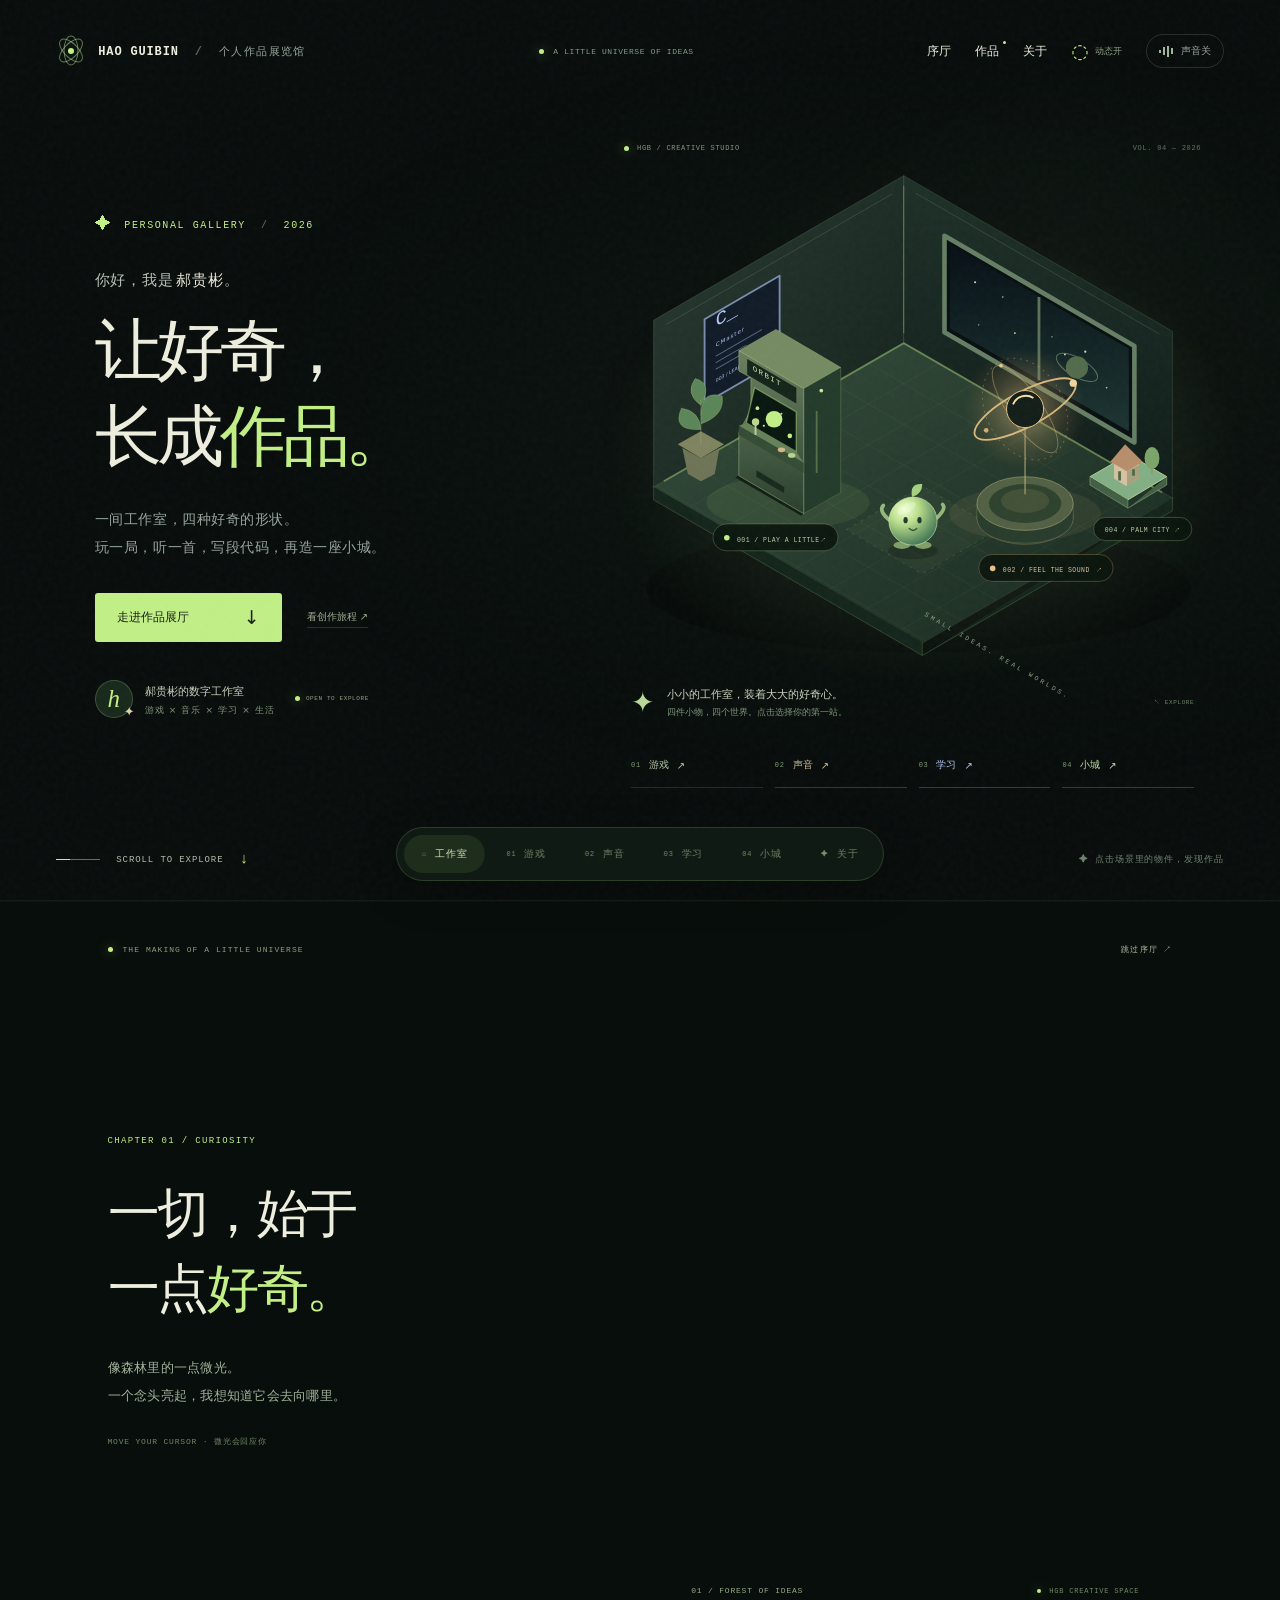
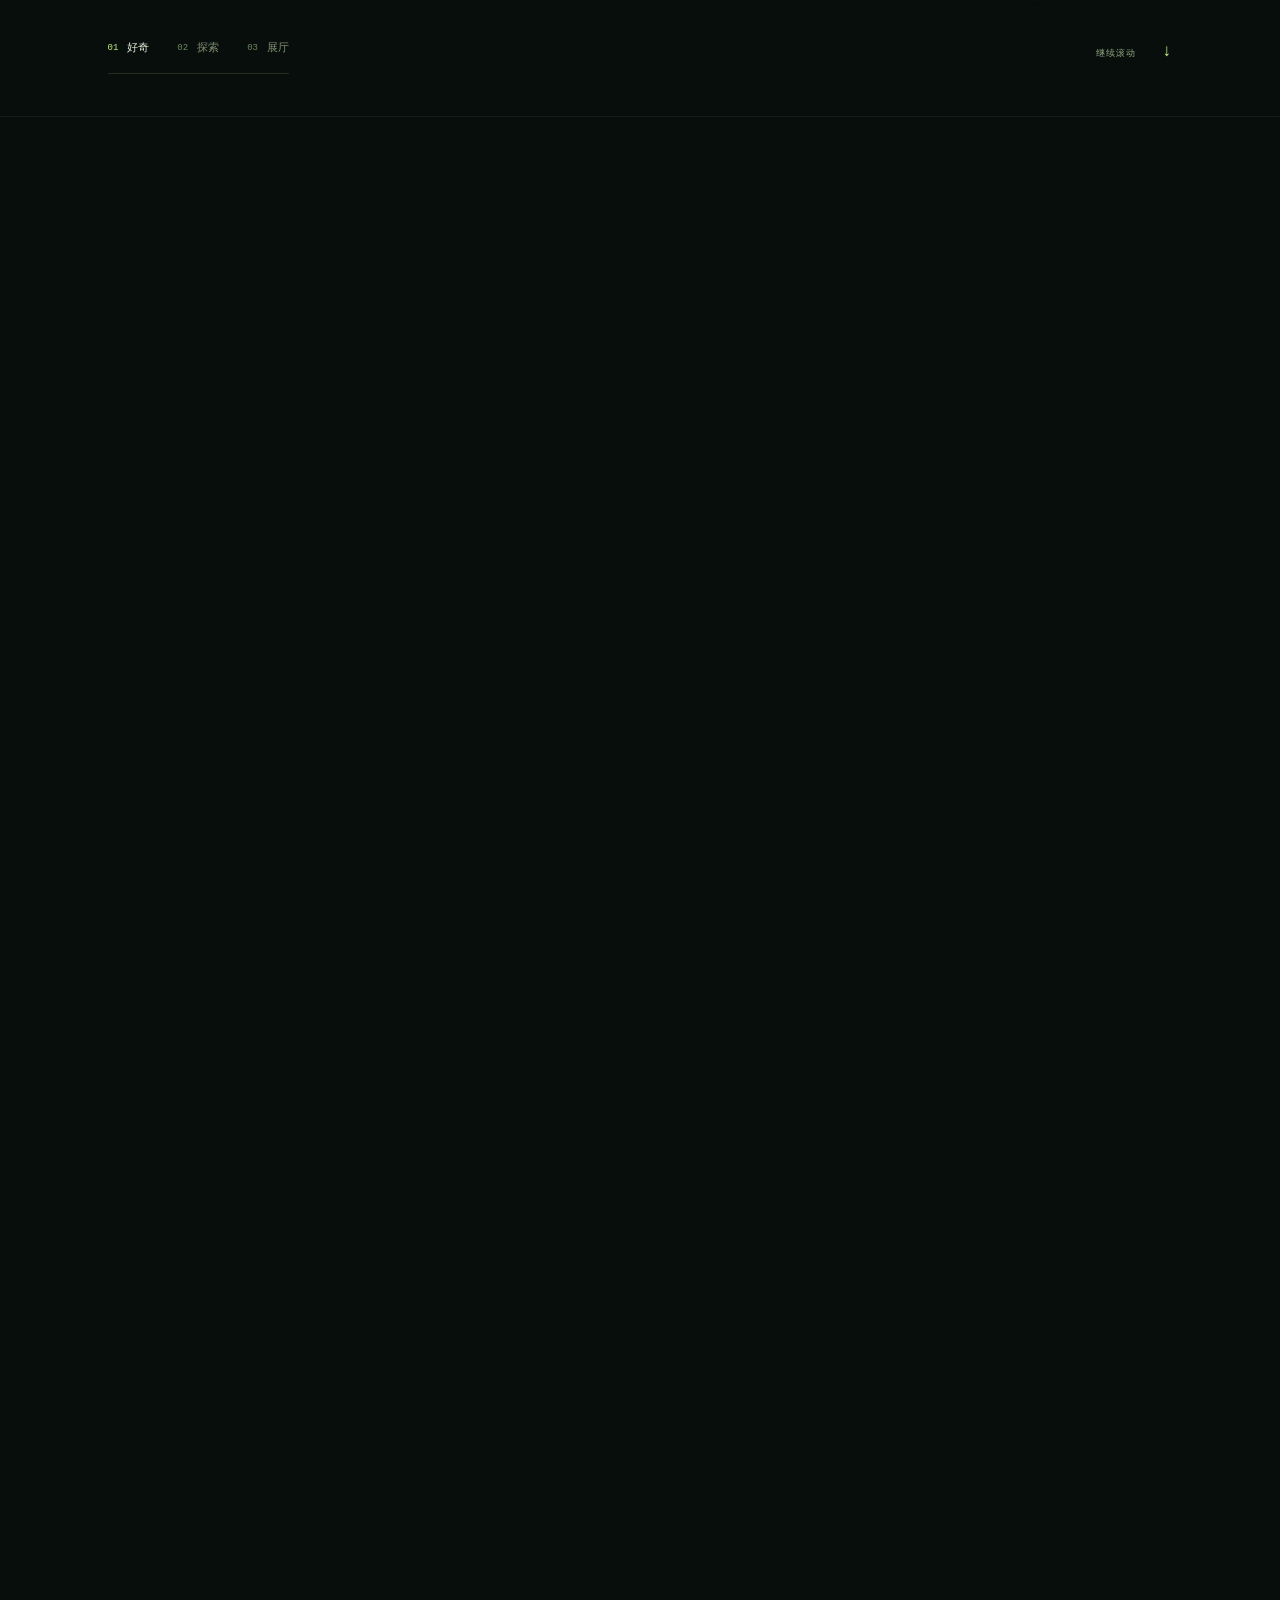
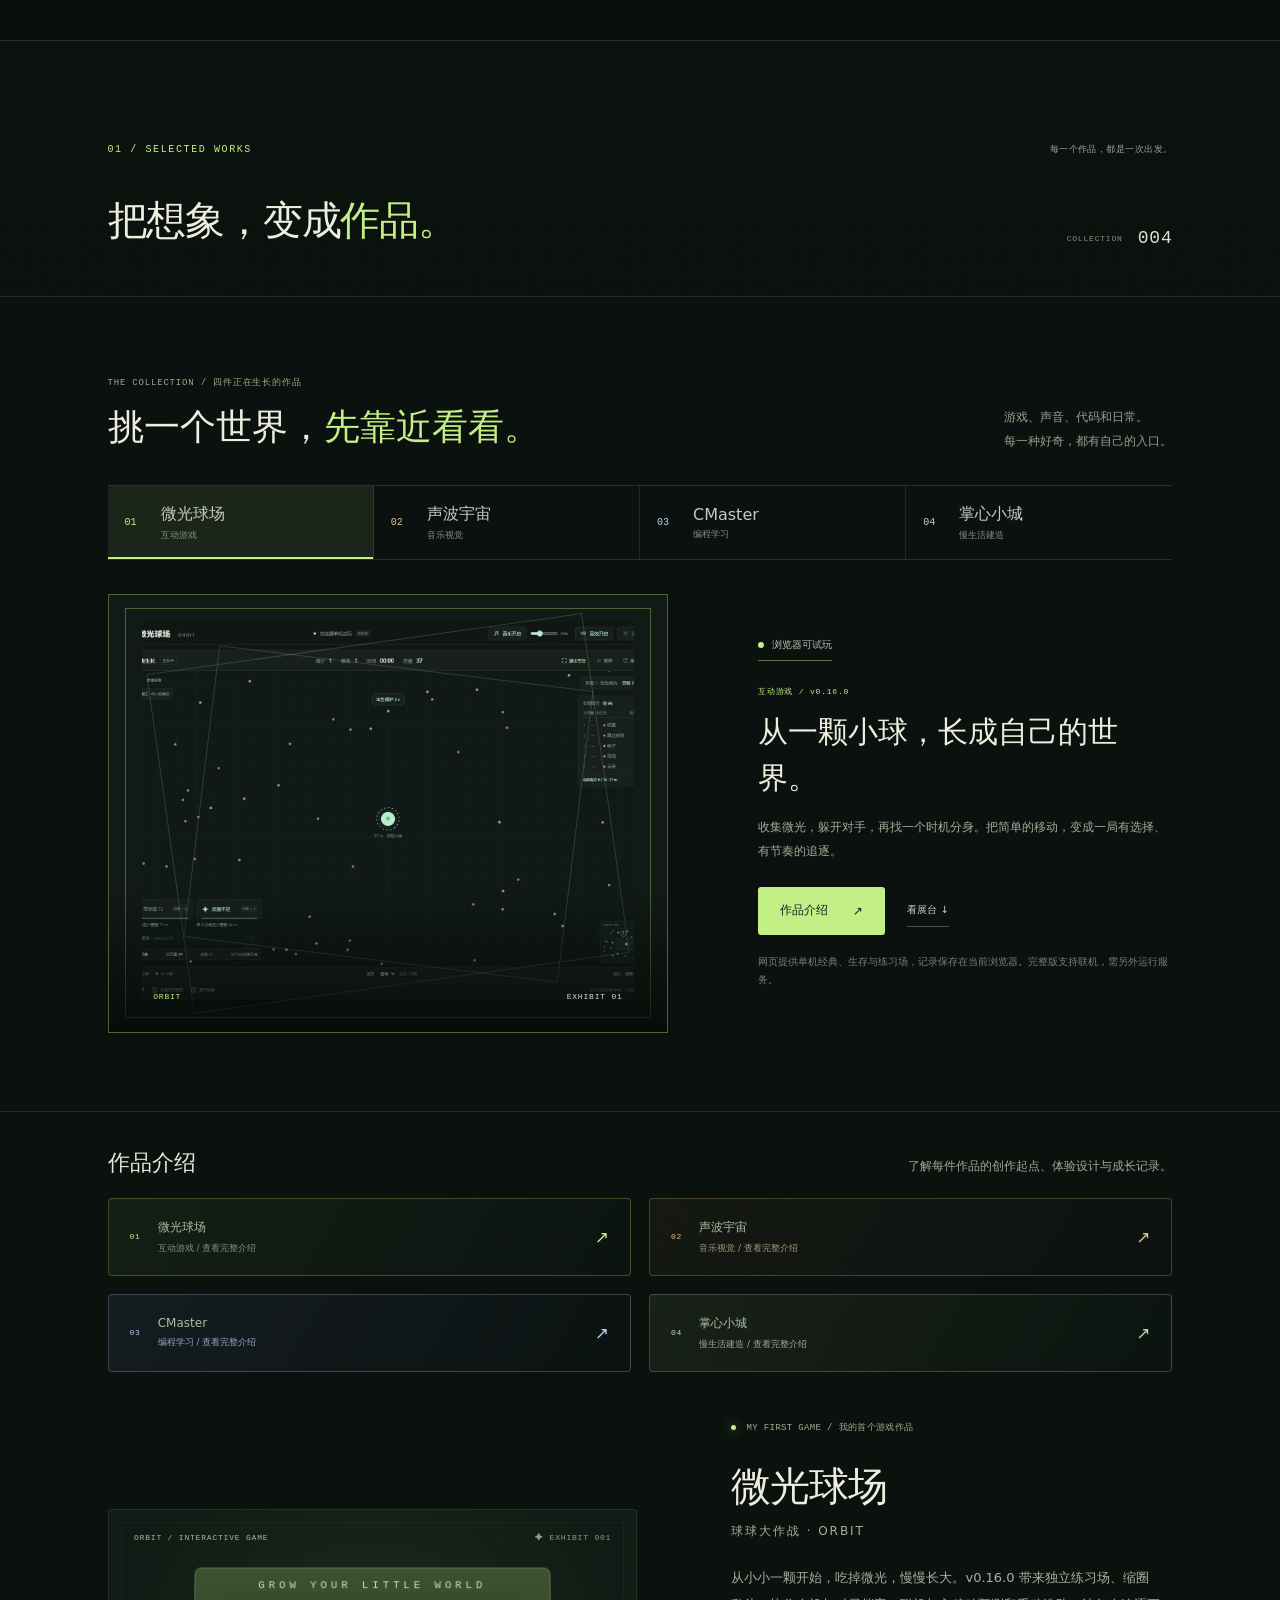
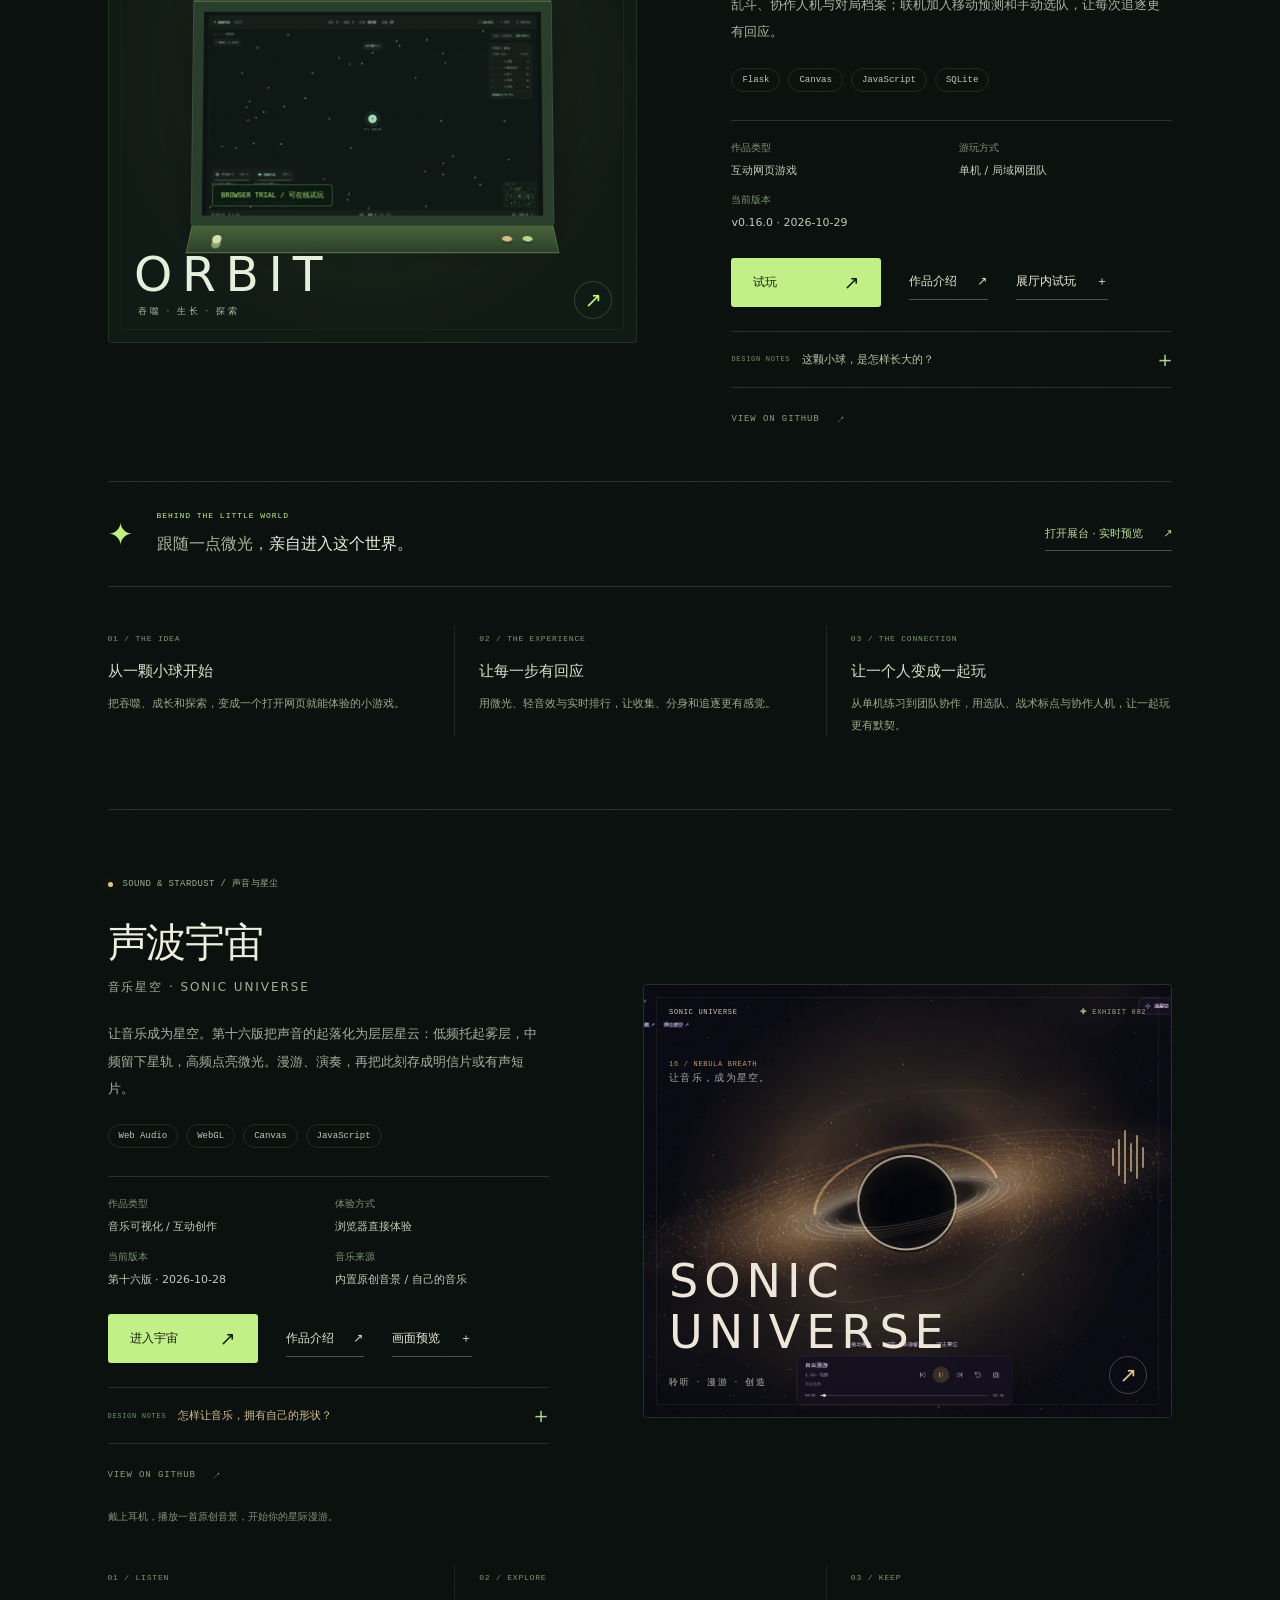
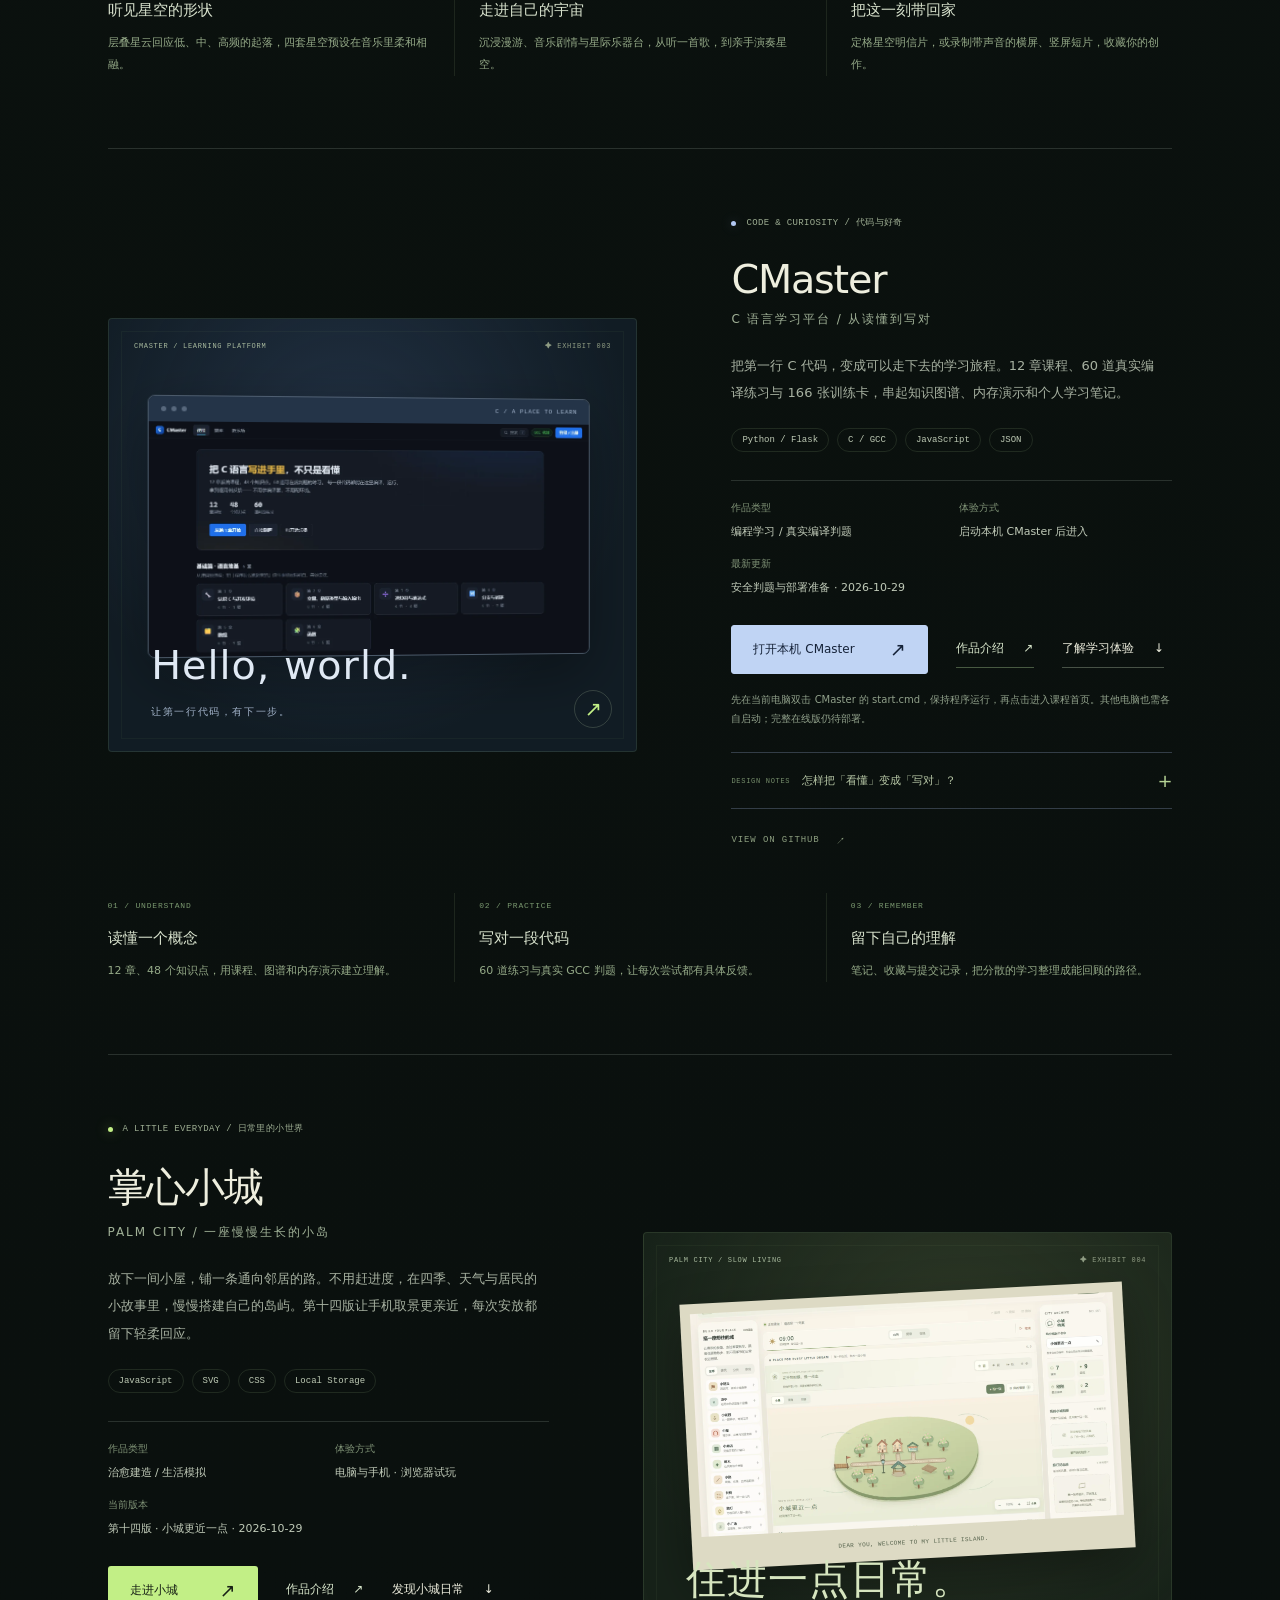
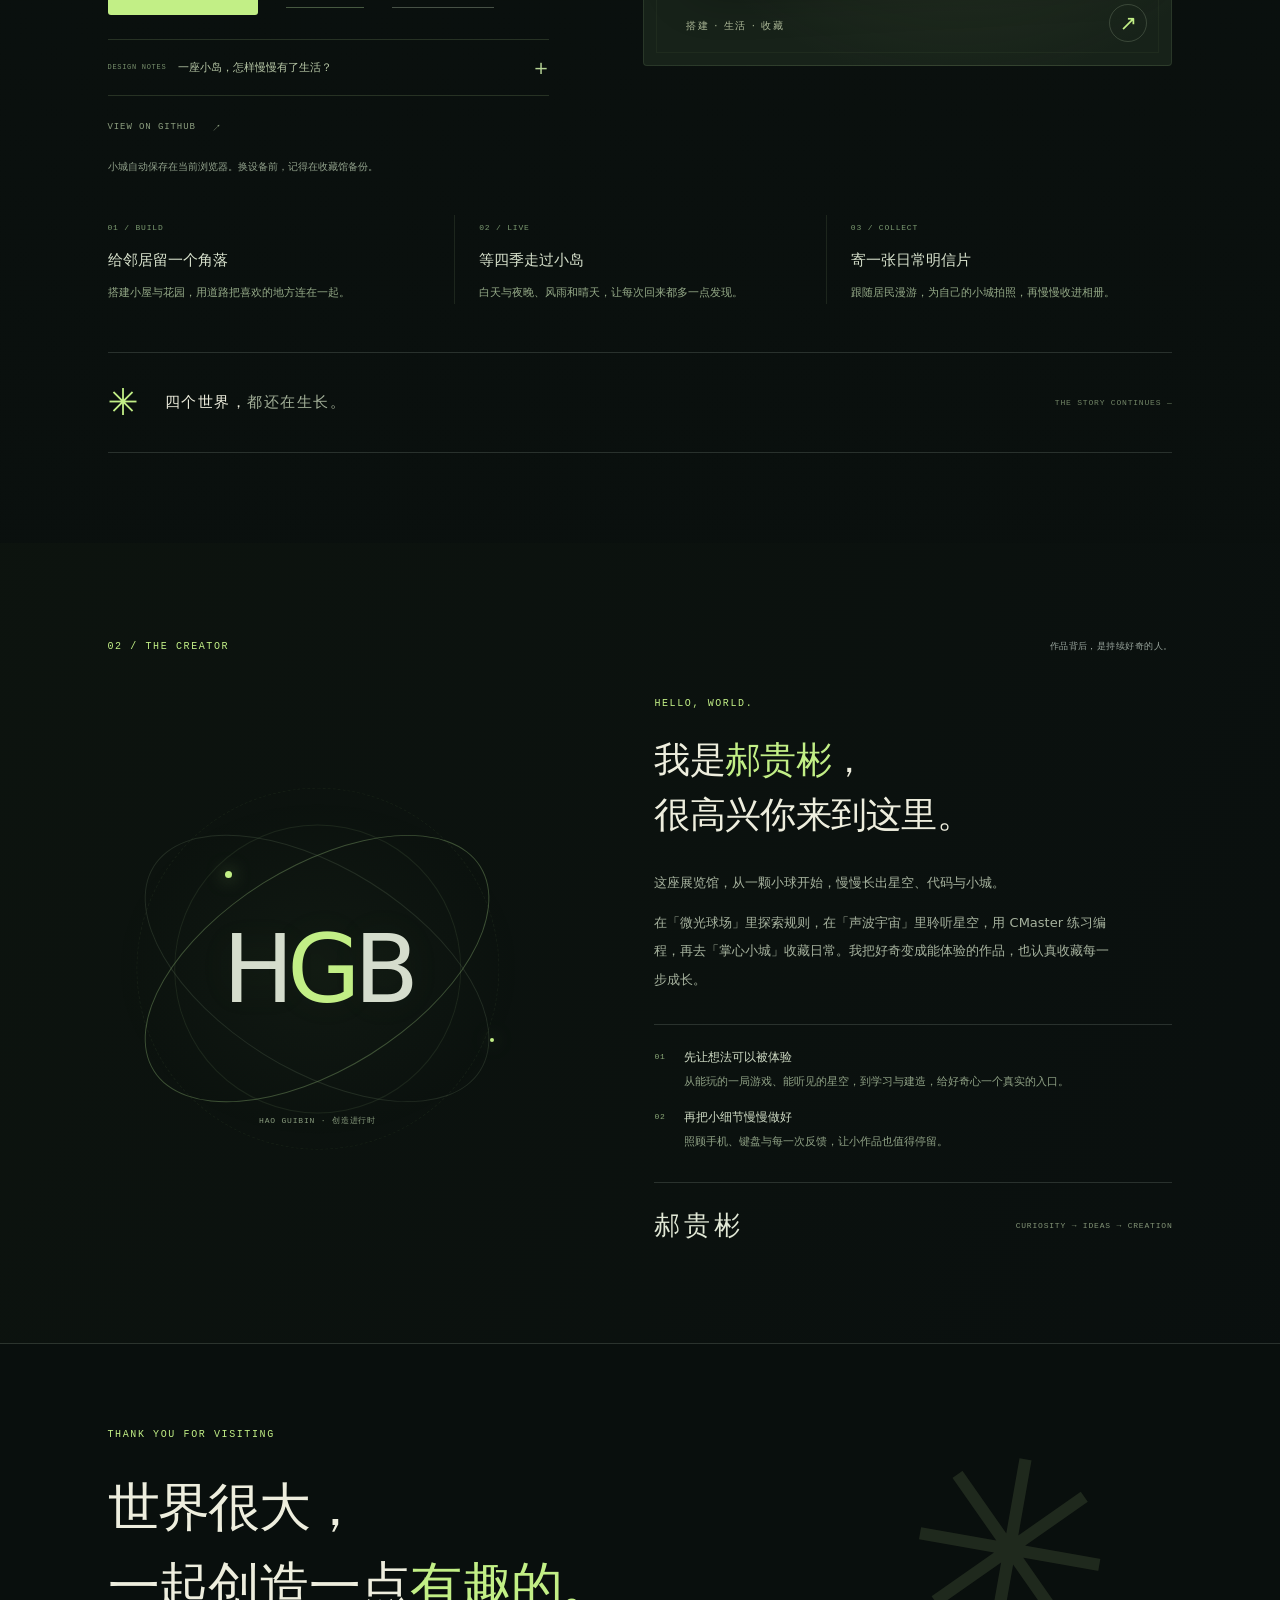
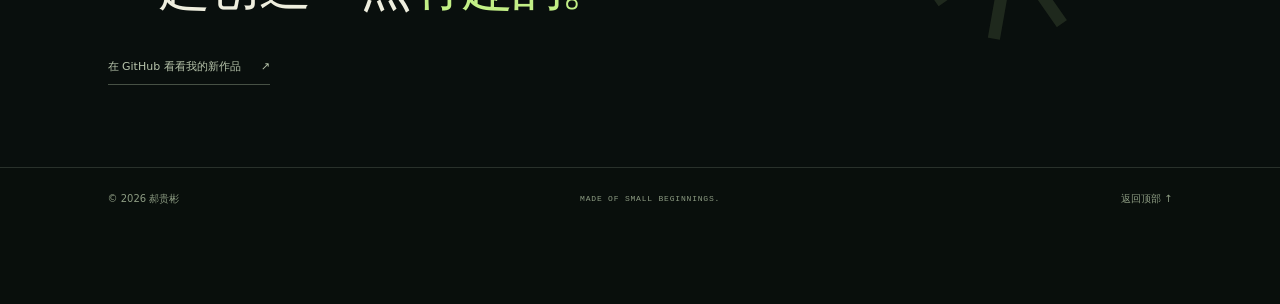
<file: outputs/personal-gallery/index.html>
<!doctype html>
<html lang="zh-CN">
<head>
  <meta charset="utf-8">
  <meta name="viewport" content="width=device-width,initial-scale=1">
  <meta name="theme-color" content="#080d0c">
  <meta name="description" content="郝贵彬的个人作品展览馆。探索音乐星空、球球大作战、CMaster C 语言学习平台与掌心小城，四件作品，四种好奇。">
  <title>郝贵彬 — 个人作品展览馆</title>
  <link rel="icon" type="image/svg+xml" href="assets/favicon.svg">
  <meta property="og:title" content="郝贵彬 · 个人作品展览馆">
  <meta property="og:description" content="从一颗小球，到音乐星空、C 语言学习与掌心小城。走进郝贵彬的四个创作世界。">
  <link rel="stylesheet" href="assets/style.css?v=2">
  <link rel="stylesheet" href="assets/immersive.css?v=0100">
  <script src="assets/deployment.js?v=0100" defer></script>
  <link rel="stylesheet" href="assets/collection.css?v=0400">
  <script src="assets/content.js?v=0520" defer></script>
  <link rel="stylesheet" href="assets/studio.css?v=0400">
  <script src="assets/gallery.js?v=0400" defer></script>
  <script src="assets/immersive.js?v=0200" defer></script>
  <script src="assets/studio.js?v=0400" defer></script>
  <link rel="stylesheet" href="assets/exhibits.css?v=0400">
  <link rel="stylesheet" href="assets/stories.css?v=0510">
  <script src="assets/stories-data.js?v=0520" defer></script>
  <script src="assets/stories.js?v=0510" defer></script>
</head>
<body>
  <a class="skip-link" href="#works">跳到作品</a>
  <div class="scroll-progress" aria-hidden="true"></div>
  <canvas id="atmosphere" aria-hidden="true"></canvas>
  <div class="grain" aria-hidden="true"></div>
  <div class="cursor-aura" aria-hidden="true"></div>
  <header class="site-header">
    <a class="brand" href="#home" aria-label="郝贵彬的展览馆首页">
      <span class="brand-mark" aria-hidden="true"><i></i><i></i><i></i></span>
      <span>HAO GUIBIN<span class="brand-divider"> / </span><span class="brand-type">个人作品展览馆</span></span>
    </a>
    <span class="header-status mono"><i class="status-dot"></i> A LITTLE UNIVERSE OF IDEAS</span>
    <nav aria-label="主导航">
      <a href="#journey" class="journey-nav">序厅</a>
      <a href="#works">作品<span class="nav-dot"></span></a>
      <a href="#about">关于</a>
      <button id="motion-toggle" class="motion-button" type="button" aria-pressed="true" aria-label="暂停动态效果"><span aria-hidden="true">◌</span><span class="motion-label">动态开</span></button>
      <button id="sound-toggle" class="sound-button" type="button" aria-pressed="false" aria-label="开启环境音">
        <span class="sound-bars" aria-hidden="true"><i></i><i></i><i></i><i></i></span><span class="sound-label">声音关</span>
      </button>
    </nav>
  </header>
  <main>
    <section id="home" class="hero" aria-labelledby="hero-title">
      <div class="hero-copy">
        <p class="eyebrow"><span class="tiny-cross" aria-hidden="true">✦</span> PERSONAL GALLERY <span class="eyebrow-slash">/</span> 2026</p>
        <p class="hero-greeting">你好，我是<span data-name>郝贵彬</span>。</p>
        <h1 id="hero-title">让好奇，<br>长成<span class="title-accent">作品。</span></h1>
        <p class="hero-description">一间工作室，四种好奇的形状。<br>玩一局，听一首，写段代码，再造一座小城。</p>
        <div class="hero-entry"><a class="button button-primary enter-gallery" href="#works"><span>走进作品展厅</span><span class="button-arrow" aria-hidden="true">↓</span></a><a href="#journey" class="skip-intro">看创作旅程 ↗</a></div>
        <div class="creator-strip"><span class="creator-avatar" aria-hidden="true">h<span>✦</span></span><div><span>郝贵彬的数字工作室</span><p>游戏 × 音乐 × 学习 × 生活</p></div><span class="studio-open mono"><i class="status-dot"></i> OPEN TO EXPLORE</span></div>
      </div>
      <div class="hero-art studio" data-active="all">
        <div class="studio-topline mono"><span><i class="status-dot"></i> HGB / CREATIVE STUDIO</span><span>VOL. 04 — 2026</span></div>
        <div class="studio-scene">
          <svg class="studio-room" viewBox="0 0 760 590" role="group" aria-label="郝贵彬的互动工作室，选择游戏机、星空装置、代码屏、小城模型或微光向导">
            <defs>
              <linearGradient id="room-left" x2="1" y2="1"><stop stop-color="#283a31"/><stop offset="1" stop-color="#14211b"/></linearGradient>
              <linearGradient id="room-right" x2="0" y2="1"><stop stop-color="#1e3028"/><stop offset="1" stop-color="#101c19"/></linearGradient>
              <linearGradient id="room-floor" x2="1" y2="1"><stop stop-color="#344c3b"/><stop offset="1" stop-color="#18291f"/></linearGradient>
              <linearGradient id="cabinet-face" x2="0" y2="1"><stop stop-color="#6b8060"/><stop offset="1" stop-color="#293f2d"/></linearGradient>
              <linearGradient id="window-sky" x2="0" y2="1"><stop stop-color="#071016"/><stop offset="1" stop-color="#1c3431"/></linearGradient>
              <radialGradient id="companion-glass" cx=".32" cy=".26" r=".75"><stop stop-color="#f1ffd6"/><stop offset=".4" stop-color="#bbdf8b"/><stop offset="1" stop-color="#497c58"/></radialGradient>
              <radialGradient id="sonic-core"><stop stop-color="#fff1cd"/><stop offset=".22" stop-color="#dbb97b"/><stop offset="1" stop-color="#987343" stop-opacity="0"/></radialGradient>
              <radialGradient id="room-glow"><stop stop-color="#bde997" stop-opacity=".18"/><stop offset="1" stop-color="#bde997" stop-opacity="0"/></radialGradient>
              <filter id="soft-glow" x="-70%" y="-70%" width="240%" height="240%"><feGaussianBlur stdDeviation="5"/></filter>
              <pattern id="floor-grid" width="44" height="44" patternTransform="matrix(.866 .5 -.866 .5 370 212)" patternUnits="userSpaceOnUse"><path d="M44 0H0V44" fill="none" stroke="#9bb98b" stroke-opacity=".13"/></pattern>
            </defs>
            <ellipse cx="386" cy="478" rx="294" ry="69" fill="#000" opacity=".24"/>
            <ellipse cx="392" cy="334" rx="350" ry="249" fill="url(#room-glow)"/>
            <g class="room-architecture" stroke-linejoin="round">
              <path d="M100 368 370 212 660 380 390 536Z" fill="#09120d" stroke="#708762" stroke-opacity=".28" stroke-width="2"/>
              <path d="M100 368V188L370 32V212Z" fill="url(#room-left)" stroke="#71906c" stroke-opacity=".3"/>
              <path d="M370 32 660 200V380L370 212Z" fill="url(#room-right)" stroke="#71906c" stroke-opacity=".26"/>
              <path d="M100 368 370 212 660 380 390 536Z" fill="url(#room-floor)"/>
              <path d="M100 368 370 212 660 380 390 536Z" fill="url(#floor-grid)"/>
              <path d="M100 368V382L390 550V536M390 550 660 394V380" fill="#14251b" stroke="#7fa266" stroke-opacity=".32"/>
              <path d="M111 362 370 213 649 374" fill="none" stroke="#c2ef86" stroke-opacity=".38" stroke-width="2"/>
              <path d="M370 43V202" stroke="#c2ef86" stroke-opacity=".38"/>
              <path d="M113 193 357 52M383 51 646 203" stroke="#8aa279" stroke-opacity=".25"/>
              <path d="M414 97 619 216V320L414 201Z" fill="#080f10" stroke="#657e64" stroke-width="5"/>
              <path d="M420 107 613 219V308L420 197Z" fill="url(#window-sky)"/>
              <g fill="#d2dec1"><circle cx="447" cy="147" r="1.1"/><circle cx="477" cy="163" r=".8"/><circle cx="544" cy="225" r="1"/><circle cx="566" cy="222" r="1.2"/><circle cx="589" cy="261" r=".9"/><circle cx="451" cy="193" r=".7"/><circle cx="530" cy="206" r=".7"/><circle cx="490" cy="202" r="1"/></g>
              <ellipse cx="557" cy="239" rx="25" ry="10" transform="rotate(30 557 239)" fill="none" stroke="#9aba8e" stroke-opacity=".5"/>
              <circle cx="557" cy="239" r="12" fill="#526c4c"/><path d="M516 163V253" stroke="#5b735b" stroke-width="3"/>
              <a class="room-object room-code" href="#cmaster-exhibit" data-room-target="cmaster" aria-label="前往 CMaster C 语言学习展台">
                <title>003 CMaster · 点击前往学习展台</title>
                <path d="M155 187 236 140V231L155 278Z" fill="#111b28" stroke="#a5b8e4" stroke-opacity=".7" stroke-width="2"/>
                <g transform="matrix(1 -.577 0 1 167 195)" fill="#b2c8f2"><text font-size="20" font-family="Consolas,monospace">C_</text><text y="22" font-size="6" letter-spacing="1">CMaster</text><path d="M0 32H50M0 39H33M0 46H44" stroke="#8aa5ce" stroke-opacity=".6"/><text y="60" font-size="5">003 / LEARN ↗</text></g>
              </a>
              <path d="M126 322 151 308 176 322 151 337Z" fill="#7f8460"/><path d="M131 326 151 337 171 326 166 354 151 362 137 354Z" fill="#6e7456"/>
              <path d="M151 322V274M151 306Q119 308 130 283 150 286 151 306M151 291Q151 263 174 270 177 291 151 300M151 280Q133 267 145 251 164 256 151 280" fill="#5b8658" stroke="#a9c27d" stroke-opacity=".35"/>
              <a class="room-object room-city" href="#city-exhibit" data-room-target="city" aria-label="前往掌心小城建造展台">
                <title>004 掌心小城 · 点击前往小城展台</title>
                <path d="M571 357 613 333 654 357 612 382Z" fill="#83af85" stroke="#bbd89d"/>
                <path d="M571 357V366L612 391V382M612 391 654 366V357" fill="#425f45" stroke="#9bb483" stroke-opacity=".5"/>
                <path d="M597 341 610 334 624 342V359L610 367 597 359Z" fill="#d5c2a0"/>
                <path d="M593 341 609 322 628 341 611 351Z" fill="#b78e6b"/><path d="M611 351V367L624 359V344" fill="#a6a17e"/>
                <path d="M603 351V361M618 349V356" stroke="#536848" stroke-width="3"/>
                <path d="M638 355V340" stroke="#8d9e6e" stroke-width="2"/><ellipse cx="638" cy="337" rx="8" ry="12" fill="#7ba469"/>
                <g class="room-tag"><rect x="575" y="401" width="106" height="25" rx="12.5"/><text x="587" y="417">004 / PALM CITY ↗</text></g>
              </a>
              <path d="M308 414 390 367 472 414 390 462Z" fill="#c0d49a" fill-opacity=".04" stroke="#c0d49a" stroke-opacity=".17" stroke-dasharray="3 6"/>
              <text x="392" y="507" fill="#8fa783" font-family="Consolas,monospace" font-size="7" letter-spacing="3" transform="rotate(30 392 507)">SMALL IDEAS. REAL WORLDS.</text>
            </g>
            <a class="room-object room-game" href="#orbit-exhibit" data-room-target="orbit" aria-label="前往微光球场游戏展台">
              <title>001 微光球场 · 点击前往游戏展台</title>
              <ellipse class="object-halo" cx="245" cy="385" rx="88" ry="29" fill="#bbec85" opacity=".08"/>
              <g class="cabinet">
                <path d="M188 358 259 399 302 374 231 333Z" fill="#111e16"/>
                <path d="M192 221 232 198 302 239 262 262Z" fill="#758b62" stroke="#b0ce87" stroke-opacity=".4"/>
                <path d="M262 262 302 239V374L262 397Z" fill="#233b2b" stroke="#8cac75" stroke-opacity=".35"/>
                <path d="M192 221 262 262V397L192 356V309L205 285V250L192 243Z" fill="url(#cabinet-face)" stroke="#a9c885" stroke-opacity=".5"/>
                <path d="M201 230 254 261V278L201 247Z" fill="#14251a"/>
                <text transform="matrix(1 .577 0 1 207 242)" fill="#d4efad" font-size="8" font-family="Consolas,monospace" letter-spacing="1.5">ORBIT</text>
                <path d="M209 261 254 287V330L200 299Z" fill="#08170f" stroke="#a7d87d" stroke-opacity=".5" stroke-width="1.5"/>
                <g fill="#c2ef86"><circle class="cabinet-ball" cx="230" cy="295" r="9"/><circle cx="212" cy="283" r="2"/><circle cx="247" cy="313" r="2.5"/><circle cx="238" cy="289" r="1"/><circle cx="219" cy="302" r="1.2"/></g>
                <path d="M200 299 254 330 262 342 192 302Z" fill="#668159"/>
                <path d="M192 302V312L262 353V342Z" fill="#344c34"/>
                <path d="M210 312V299" stroke="#c3cba1" stroke-width="2"/><circle cx="210" cy="298" r="4" fill="#bcd98e"/>
                <ellipse cx="238" cy="328" rx="4" ry="2.5" fill="#d0b787"/><ellipse cx="249" cy="334" rx="4" ry="2.5" fill="#bad78d"/>
                <path d="M211 350 241 368V375L211 357Z" fill="#172a1c"/><path d="M276 286V353" stroke="#c2ef86" stroke-opacity=".3" stroke-width="2"/>
                <circle cx="281" cy="264" r="2" fill="#c2ef86"/>
              </g>
              <g class="room-tag"><rect x="164" y="408" width="135" height="29" rx="14.5"/><circle cx="179" cy="423" r="3"/><text x="190" y="427">001 / PLAY A LITTLE</text><text x="280" y="427">↗</text></g>
            </a>
            <a class="room-object room-sonic" href="#sonic-exhibit" data-room-target="sonic" aria-label="前往声波宇宙音乐展台">
              <title>002 声波宇宙 · 点击前往音乐展台</title>
              <ellipse class="object-halo" cx="501" cy="397" rx="82" ry="29" fill="#e7bd7e" opacity=".08"/>
              <ellipse cx="501" cy="401" rx="52" ry="29" fill="#1d2a22" stroke="#b89d65" stroke-opacity=".4"/>
              <path d="M449 386V401C449 438 553 438 553 401V386" fill="#283c2c" stroke="#8e9e73" stroke-opacity=".35"/>
              <ellipse cx="501" cy="386" rx="52" ry="29" fill="#526044" stroke="#c3ba80" stroke-opacity=".5"/>
              <ellipse cx="501" cy="386" rx="39" ry="21" fill="#2e422d"/><ellipse cx="501" cy="383" rx="26" ry="13" fill="#d2ba7e" opacity=".13"/>
              <path d="M501 376V306" stroke="#c8b780" stroke-width="2" stroke-opacity=".5"/>
              <g class="sonic-sculpture">
                <circle cx="501" cy="284" r="66" fill="url(#sonic-core)" opacity=".4"/>
                <ellipse cx="501" cy="284" rx="61" ry="19" transform="rotate(-28 501 284)" fill="none" stroke="#d9b77b" stroke-width="2"/>
                <ellipse cx="501" cy="284" rx="56" ry="18" transform="rotate(55 501 284)" fill="none" stroke="#d9b77b" stroke-opacity=".45"/>
                <ellipse cx="501" cy="284" rx="42" ry="58" transform="rotate(-28 501 284)" fill="none" stroke="#e6c38d" stroke-opacity=".35" stroke-dasharray="2 5"/>
                <circle cx="501" cy="284" r="20" fill="#131e19" stroke="#e9c98a"/><path d="M488 279a15 15 0 0 1 22-7" fill="none" stroke="#f6dfac" stroke-width="2"/>
                <circle cx="553" cy="256" r="4" fill="#f0d69b"/><circle cx="475" cy="237" r="2" fill="#e5c98d"/><circle cx="459" cy="307" r="2.5" fill="#cfad70"/>
              </g>
              <g class="room-tag"><rect x="451" y="441" width="145" height="29" rx="14.5"/><circle cx="466" cy="456" r="3"/><text x="477" y="460">002 / FEEL THE SOUND</text><text x="578" y="460">↗</text></g>
            </a>
            <g class="room-companion" role="button" tabindex="0" aria-label="和微光向导打招呼">
              <title>微光向导 · 点我打个招呼</title>
              <circle class="companion-hit-area" cx="380" cy="401" r="54" fill="transparent" pointer-events="all"/>
              <ellipse cx="380" cy="437" rx="27" ry="9" fill="#000" opacity=".22"/>
              <g class="companion-body">
                <path d="M356 405Q342 394 348 388M402 405Q417 392 412 387" fill="none" stroke="#94b87b" stroke-width="4" stroke-linecap="round"/>
                <ellipse cx="368" cy="431" rx="9" ry="4" fill="#7f9e65"/><ellipse cx="391" cy="431" rx="9" ry="4" fill="#7f9e65"/>
                <circle cx="380" cy="405" r="26" fill="url(#companion-glass)" stroke="#e1f8bb" stroke-opacity=".6"/>
                <ellipse cx="373" cy="391" rx="11" ry="5" fill="#f1ffdf" opacity=".35" transform="rotate(-30 373 391)"/>
                <g class="companion-eyes" fill="#203b2b"><ellipse cx="372" cy="404" rx="2.3" ry="3.4"/><ellipse cx="387" cy="404" rx="2.3" ry="3.4"/></g>
                <path d="M376 413q4 4 8 0" fill="none" stroke="#355338" stroke-width="1.5" stroke-linecap="round"/>
                <path d="M379 379Q376 364 390 365Q390 376 379 379Z" fill="#a6d181"/>
              </g>
            </g>
          </svg>
        </div>
        <div class="studio-caption"><span class="studio-caption-icon" aria-hidden="true">✦</span><div><p id="studio-hint">小小的工作室，装着大大的好奇心。</p><span>四件小物，四个世界。点击选择你的第一站。</span></div><span class="mono">↖ EXPLORE</span></div>
        <nav class="studio-shortcuts" aria-label="工作室作品入口"><a href="#orbit-exhibit" data-room-target="orbit"><span class="mono">01</span> 游戏 <span aria-hidden="true">↗</span></a><a href="#sonic-exhibit" data-room-target="sonic"><span class="mono">02</span> 声音 <span aria-hidden="true">↗</span></a><a href="#cmaster-exhibit" data-room-target="cmaster"><span class="mono">03</span> 学习 <span aria-hidden="true">↗</span></a><a href="#city-exhibit" data-room-target="city"><span class="mono">04</span> 小城 <span aria-hidden="true">↗</span></a></nav>
      </div>
      <div class="hero-footer">
        <a href="#works" class="scroll-hint mono"><span class="scroll-line"></span> SCROLL TO EXPLORE <span aria-hidden="true">↓</span></a>
        <span class="hero-index mono"><span>04</span> / EXHIBITS · 好奇正在生长</span>
        <span class="pointer-note mono">✦ 点击场景里的物件，发现作品</span>
      </div>
    </section>
    <section id="journey" class="journey-section" aria-label="从好奇到作品的三幕旅程">
      <span id="chapter-curiosity" class="chapter-anchor chapter-anchor-one" aria-hidden="true"></span>
      <span id="chapter-growth" class="chapter-anchor chapter-anchor-two" aria-hidden="true"></span>
      <span id="chapter-gallery" class="chapter-anchor chapter-anchor-three" aria-hidden="true"></span>
      <div class="journey-stage">
        <canvas id="journey-canvas" aria-hidden="true"></canvas>
        <div class="journey-shade" aria-hidden="true"></div>
        <div class="journey-topline mono"><span><i class="status-dot"></i> THE MAKING OF A LITTLE UNIVERSE</span><a href="#works">跳过序厅 ↗</a></div>
        <div class="story-copy">
          <article class="story-chapter is-active" data-chapter="0">
            <p class="eyebrow">CHAPTER 01 / CURIOSITY</p><h2>一切，始于<br>一点<span>好奇。</span></h2><p class="story-description">像森林里的一点微光。<br>一个念头亮起，我想知道它会去向哪里。</p><span class="story-footnote mono">MOVE YOUR CURSOR · 微光会回应你</span>
          </article>
          <article class="story-chapter" data-chapter="1" aria-hidden="true">
            <p class="eyebrow">CHAPTER 02 / EXPLORATION</p><h2>把想象，<br>一点点<span>实现。</span></h2><p class="story-description">我是郝贵彬，一个正在探索的创作者。<br>从第一行代码开始，让想法拥有自己的形状。</p><div class="story-tags"><span>保持好奇</span><span>动手创造</span><span>持续生长</span></div>
          </article>
          <article class="story-chapter" data-chapter="2" aria-hidden="true">
            <p class="eyebrow">CHAPTER 03 / THE GALLERY</p><h2>欢迎来到，<br>我的小小<span>宇宙。</span></h2><p class="story-description">四件展品，四种探索。<br>游戏、音乐、学习与生活，都从一点好奇开始。</p><a href="#works" class="button button-primary">进入作品展厅 <span aria-hidden="true">↗</span></a>
          </article>
        </div>
        <div class="journey-caption mono" aria-hidden="true"><span id="scene-coordinate">01 / FOREST OF IDEAS</span><span class="scene-live"><i class="status-dot"></i> HGB CREATIVE SPACE</span></div>
        <nav class="chapter-nav" aria-label="序厅章节"><a href="#chapter-curiosity" aria-current="step"><span>01</span> 好奇</a><a href="#chapter-growth"><span>02</span> 探索</a><a href="#chapter-gallery"><span>03</span> 展厅</a><span class="chapter-track" aria-hidden="true"><i></i></span></nav>
        <span class="journey-scroll mono" aria-hidden="true">继续滚动 <span>↓</span></span>
      </div>
    </section>
    <section id="works" class="works-section section-shell" aria-labelledby="works-title">
      <div class="section-topline reveal"><span class="eyebrow">01 / SELECTED WORKS</span><span class="mono muted">每一个作品，都是一次出发。</span></div>
      <div class="section-heading reveal"><h2 id="works-title">把想象，变成<span>作品。</span></h2><span class="exhibit-count mono">COLLECTION <b>004</b></span></div>
      <!-- showcase:start -->
<section class="showcase section-shell" id="showcase" aria-labelledby="showcase-title">
  <div class="showcase-heading"><div><p class="eyebrow">THE COLLECTION / 四件正在生长的作品</p><h2 id="showcase-title">挑一个世界，<span>先靠近看看。</span></h2></div><p>游戏、声音、代码和日常。<br>每一种好奇，都有自己的入口。</p></div>
  <div class="showcase-tabs" role="group" aria-label="选择预览作品">
    <a id="tab-orbit" href="#showcase-orbit" data-showcase-tab="orbit" style="--work-accent:#c2ef86"><span>01</span><span data-showcase-name="orbit">微光球场</span><small>互动游戏</small></a><a id="tab-sonic" href="#showcase-sonic" data-showcase-tab="sonic" style="--work-accent:#e6c18c"><span>02</span><span data-showcase-name="sonic">声波宇宙</span><small>音乐视觉</small></a><a id="tab-cmaster" href="#showcase-cmaster" data-showcase-tab="cmaster" style="--work-accent:#b9cef4"><span>03</span><span data-showcase-name="cmaster">CMaster</span><small>编程学习</small></a><a id="tab-city" href="#showcase-city" data-showcase-tab="city" style="--work-accent:#b8d7b2"><span>04</span><span data-showcase-name="city">掌心小城</span><small>慢生活建造</small></a>
  </div>
  <div class="showcase-panels">
    <article id="showcase-orbit" class="showcase-panel" data-showcase-panel="orbit" style="--work-accent:#c2ef86" aria-labelledby="showcase-title-orbit">
      <a class="showcase-object" href="works/orbit/" aria-label="阅读微光球场的作品介绍"><span class="showcase-orbit" aria-hidden="true"></span><span class="showcase-image"><img src="assets/orbit-preview.webp" alt="微光球场真实游戏画面，小球、食物与对手分布在深色球场中" width="1440" height="1000" loading="lazy" decoding="async"></span><span class="showcase-plinth" aria-hidden="true"></span><span class="showcase-object-label mono">ORBIT<span>EXHIBIT 01</span></span></a>
      <div class="showcase-copy"><span class="work-status" data-showcase-status="orbit"><i aria-hidden="true"></i>浏览器可试玩</span><p class="mono showcase-category">互动游戏 / <span data-showcase-version="orbit">v0.16.0</span></p><h3 id="showcase-title-orbit">从一颗小球，长成自己的世界。</h3><p>收集微光，躲开对手，再找一个时机分身。把简单的移动，变成一局有选择、有节奏的追逐。</p><div class="showcase-actions"><a class="button button-primary" href="works/orbit/" aria-label="阅读微光球场的作品介绍">作品介绍 <span aria-hidden="true">↗</span></a><a class="text-link" href="#orbit-exhibit">看展台 ↓</a></div><span class="showcase-note">网页提供单机经典、生存与练习场，记录保存在当前浏览器。完整版支持联机，需另外运行服务。</span></div>
    </article><article id="showcase-sonic" class="showcase-panel" data-showcase-panel="sonic" style="--work-accent:#e6c18c" aria-labelledby="showcase-title-sonic">
      <a class="showcase-object" href="works/sonic/" aria-label="阅读声波宇宙的作品介绍"><span class="showcase-orbit" aria-hidden="true"></span><span class="showcase-image"><img src="assets/sonic-blackhole.webp" alt="声波宇宙真实画面，金色光环环绕深色引力黑洞" width="1440" height="1000" loading="lazy" decoding="async"></span><span class="showcase-plinth" aria-hidden="true"></span><span class="showcase-object-label mono">SONIC UNIVERSE<span>EXHIBIT 02</span></span></a>
      <div class="showcase-copy"><span class="work-status" data-showcase-status="sonic"><i aria-hidden="true"></i>浏览器可体验</span><p class="mono showcase-category">音乐视觉 / <span data-showcase-version="sonic">第十六版</span></p><h3 id="showcase-title-sonic">让一首歌，拥有可以漫游的形状。</h3><p>低音托起星云，旋律留下星轨，高音点亮微光。在浏览器里听音乐，也把喜欢的一刻带走。</p><div class="showcase-actions"><a class="button button-primary" href="works/sonic/" aria-label="阅读声波宇宙的作品介绍">作品介绍 <span aria-hidden="true">↗</span></a><a class="text-link" href="#sonic-exhibit">看展台 ↓</a></div><span class="showcase-note">先播放内置原创音景即可体验。导入的音乐与草稿保存在当前浏览器；声音需要主动点击播放。</span></div>
    </article><article id="showcase-cmaster" class="showcase-panel" data-showcase-panel="cmaster" style="--work-accent:#b9cef4" aria-labelledby="showcase-title-cmaster">
      <a class="showcase-object" href="works/cmaster/" aria-label="阅读CMaster的作品介绍"><span class="showcase-orbit" aria-hidden="true"></span><span class="showcase-image"><img src="assets/cmaster-preview.webp" alt="CMaster 真实课程首页，显示章节、知识点、在线练习与学习入口" width="1440" height="1000" loading="lazy" decoding="async"></span><span class="showcase-plinth" aria-hidden="true"></span><span class="showcase-object-label mono">C / A PLACE TO LEARN<span>EXHIBIT 03</span></span></a>
      <div class="showcase-copy"><span class="work-status" data-showcase-status="cmaster"><i aria-hidden="true"></i>本机运行 · 云端待部署</span><p class="mono showcase-category">编程学习 / <span data-showcase-version="cmaster">安全判题与部署准备</span></p><h3 id="showcase-title-cmaster">让第一行代码，有清楚的下一步。</h3><p>读懂一个概念，写下一段代码，再从真实反馈里继续。把课程、练习和自己的理解连成一条学习路径。</p><div class="showcase-actions"><a class="button button-primary" href="works/cmaster/" aria-label="阅读CMaster的作品介绍">作品介绍 <span aria-hidden="true">↗</span></a><a class="text-link" href="#cmaster-exhibit">看展台 ↓</a></div><span class="showcase-note">请先在这台电脑启动 CMaster，再从此处进入课程首页。127.0.0.1 只指向当前电脑；其他访客需在自己的电脑启动，完整在线版仍待部署。</span></div>
    </article><article id="showcase-city" class="showcase-panel" data-showcase-panel="city" style="--work-accent:#b8d7b2" aria-labelledby="showcase-title-city">
      <a class="showcase-object" href="works/city/" aria-label="阅读掌心小城的作品介绍"><span class="showcase-orbit" aria-hidden="true"></span><span class="showcase-image"><img src="assets/city-preview.webp" alt="掌心小城真实画面，等距岛屿上分布小屋、树木、花园和道路" width="1440" height="1000" loading="lazy" decoding="async"></span><span class="showcase-plinth" aria-hidden="true"></span><span class="showcase-object-label mono">PALM CITY<span>EXHIBIT 04</span></span></a>
      <div class="showcase-copy"><span class="work-status" data-showcase-status="city"><i aria-hidden="true"></i>浏览器可试玩</span><p class="mono showcase-category">慢生活建造 / <span data-showcase-version="city">第十四版</span></p><h3 id="showcase-title-city">放下一间小屋，等生活慢慢发生。</h3><p>不用赶进度。搭一间屋，铺一条路，看邻居走过四季，再把喜欢的日常收进相册。</p><div class="showcase-actions"><a class="button button-primary" href="works/city/" aria-label="阅读掌心小城的作品介绍">作品介绍 <span aria-hidden="true">↗</span></a><a class="text-link" href="#city-exhibit">看展台 ↓</a></div><span class="showcase-note">小城自动保存在当前浏览器。换设备前，可在收藏馆备份小城，再到另一个设备导入。</span></div>
    </article>
  </div><p class="sr-only" id="showcase-status" aria-live="polite"></p>
</section>
<div class="intro-directory" id="work-introductions">
  <div class="intro-directory-heading"><h3>作品介绍</h3><p>了解每件作品的创作起点、体验设计与成长记录。</p></div>
  <nav class="collection-index" aria-label="作品介绍目录">
    <a href="works/orbit/" style="--work-accent:#c2ef86"><span class="mono">01</span><span class="index-copy">微光球场<small>互动游戏 / 查看完整介绍</small></span><span aria-hidden="true">↗</span></a><a href="works/sonic/" style="--work-accent:#e6c18c"><span class="mono">02</span><span class="index-copy">声波宇宙<small>音乐视觉 / 查看完整介绍</small></span><span aria-hidden="true">↗</span></a><a href="works/cmaster/" style="--work-accent:#b9cef4"><span class="mono">03</span><span class="index-copy">CMaster<small>编程学习 / 查看完整介绍</small></span><span aria-hidden="true">↗</span></a><a href="works/city/" style="--work-accent:#b8d7b2"><span class="mono">04</span><span class="index-copy">掌心小城<small>慢生活建造 / 查看完整介绍</small></span><span aria-hidden="true">↗</span></a>
  </nav>
</div>
<!-- showcase:end -->
      <article id="orbit-exhibit" class="project-feature exhibit-anchor reveal">
        <button class="project-art" id="open-project-art" type="button" aria-label="打开微光球场游戏机展台，查看详情并试玩">
          <div class="project-art-top mono"><span>ORBIT / INTERACTIVE GAME</span><span>✦ EXHIBIT 001</span></div>
          <canvas id="orbit-cover" aria-hidden="true"></canvas>
          <span class="arcade-display" aria-hidden="true"><span class="arcade-marquee">GROW YOUR LITTLE WORLD</span><span class="arcade-screen"><img src="assets/orbit-preview.webp" alt="" width="1440" height="960" loading="lazy" decoding="async"><span class="screen-badge">BROWSER TRIAL / 可在线试玩</span></span><span class="arcade-deck"><i class="arcade-stick"></i><i></i><i></i></span></span>
          <span class="cover-word" aria-hidden="true">ORBIT</span>
          <span class="cover-caption">吞噬 · 生长 · 探索</span>
          <span class="art-open" aria-hidden="true">↗</span>
        </button>
        <div class="project-copy">
          <p class="project-kicker mono"><span class="status-dot"></span> MY FIRST GAME / 我的首个游戏作品</p>
          <h3 data-project-title>微光球场<span class="project-subtitle">球球大作战 · ORBIT</span></h3>
          <p class="project-description" data-project-description>从小小一颗开始，吃掉微光，慢慢长大。v0.16.0 带来独立练习场、缩圈乱斗、协作人机与对局档案；联机加入移动预测和手动选队，让每次追逐更有回应。</p>
          <div class="project-tags" aria-label="项目技术"><span>Flask</span><span>Canvas</span><span>JavaScript</span><span>SQLite</span></div>
          <dl class="project-meta"><div><dt>作品类型</dt><dd>互动网页游戏</dd></div><div><dt>游玩方式</dt><dd data-game-experience>单机 / 局域网团队</dd></div><div><dt>当前版本</dt><dd><span data-project-version>v0.16.0</span> · <time data-project-updated datetime="2026-10-29">2026-10-29</time></dd></div></dl>
          <div class="project-actions"><a class="button button-primary play-link" href="play/" target="_blank" rel="noopener"><span data-play-label>试玩</span><span class="button-arrow" aria-hidden="true">↗</span></a><a class="text-link intro-link" href="works/orbit/">作品介绍 <span aria-hidden="true">↗</span></a><button id="open-project" class="text-link" type="button">展厅内试玩 <span aria-hidden="true">＋</span></button></div>
          <details class="case-study"><summary><span class="mono">DESIGN NOTES</span> 这颗小球，是怎样长大的？</summary><div class="case-content"><div><h4>一个简单的起点</h4><p>收集、成长、躲避更大的对手。把这些直觉变成规则，让第一次打开游戏的人也能开始探索。</p></div><div><h4>让每一次操作都有回应</h4><p>用质量变化、分身和吐孢子形成选择；加入生存与团队玩法，让探索逐渐变成策略。</p></div><div><h4>让体验更容易开始</h4><p>网页可体验经典、生存和独立练习场，手机使用摇杆；完整版提供手动选队、战术标点和协作人机。</p></div></div></details>
          <a class="source-link mono" data-repository href="https://github.com/Hgb-2005/orbit-game" target="_blank" rel="noopener">VIEW ON GITHUB <span aria-hidden="true">↗</span></a>
        </div>
      </article>
      <div class="project-experience reveal"><span class="experience-cross" aria-hidden="true">✦</span><div><p class="eyebrow">BEHIND THE LITTLE WORLD</p><p>跟随一点微光，<span>亲自进入这个世界。</span></p></div><button class="text-link open-stage" type="button">打开展台 · 实时预览 <span aria-hidden="true">↗</span></button></div>
      <div class="creation-notes reveal" aria-label="微光球场的创作记录"><article><span class="mono">01 / THE IDEA</span><h4>从一颗小球开始</h4><p>把吞噬、成长和探索，变成一个打开网页就能体验的小游戏。</p></article><article><span class="mono">02 / THE EXPERIENCE</span><h4>让每一步有回应</h4><p>用微光、轻音效与实时排行，让收集、分身和追逐更有感觉。</p></article><article><span class="mono">03 / THE CONNECTION</span><h4>让一个人变成一起玩</h4><p>从单机练习到团队协作，用选队、战术标点与协作人机，让一起玩更有默契。</p></article></div>
      <article id="sonic-exhibit" class="project-feature sonic-feature exhibit-anchor reveal" aria-labelledby="sonic-title">
        <div class="project-copy">
          <p class="project-kicker mono"><span class="status-dot"></span> SOUND & STARDUST / 声音与星尘</p>
          <h3 id="sonic-title"><span data-sonic-title>声波宇宙</span><span class="project-subtitle" data-sonic-subtitle>音乐星空 · SONIC UNIVERSE</span></h3>
          <p class="project-description" data-sonic-description>让音乐成为星空。第十六版把声音的起落化为层层星云：低频托起雾层，中频留下星轨，高频点亮微光。漫游、演奏，再把此刻存成明信片或有声短片。</p>
          <div class="project-tags" aria-label="声波宇宙项目技术"><span>Web Audio</span><span>WebGL</span><span>Canvas</span><span>JavaScript</span></div>
          <dl class="project-meta"><div><dt>作品类型</dt><dd>音乐可视化 / 互动创作</dd></div><div><dt>体验方式</dt><dd>浏览器直接体验</dd></div><div><dt>当前版本</dt><dd><span data-sonic-edition>第十六版</span> · <time data-sonic-updated datetime="2026-10-28">2026-10-28</time></dd></div><div><dt>音乐来源</dt><dd>内置原创音景 / 自己的音乐</dd></div></dl>
          <div class="project-actions"><a class="button button-primary sonic-link" href="https://hgb-2005.github.io/sonic-universe/" target="_blank" rel="noopener"><span>进入宇宙</span><span class="button-arrow" aria-hidden="true">↗</span></a><a class="text-link intro-link" href="works/sonic/">作品介绍 <span aria-hidden="true">↗</span></a><button class="text-link" data-open-sonic type="button">画面预览 <span aria-hidden="true">＋</span></button></div>
          <details class="case-study"><summary><span class="mono">DESIGN NOTES</span> 怎样让音乐，拥有自己的形状？</summary><div class="case-content"><div><h4>从听见，到看见</h4><p>把声音的能量变化转化为星尘、光环与引力，让不同的音乐拥有不同的空间表情。</p></div><div><h4>从观看，到参与</h4><p>用沉浸漫游、音乐剧情和星际乐器，把被动观看变成可以探索、演奏和调整的体验。</p></div><div><h4>给这一刻一个出口</h4><p>用明信片和有声短片保存创作。可以从内置原创音景开始，也可以导入自己的音乐。</p></div></div></details>
          <a class="source-link mono" data-sonic-repository href="https://github.com/Hgb-2005/sonic-universe" target="_blank" rel="noopener">VIEW ON GITHUB <span aria-hidden="true">↗</span></a>
          <p class="sonic-listening-note">戴上耳机，播放一首原创音景，开始你的星际漫游。</p>
        </div>
        <button class="project-art sonic-art" data-open-sonic type="button" aria-label="查看声波宇宙作品详情">
          <img src="assets/sonic-blackhole.webp" alt="声波宇宙真实画面：金色星尘环绕引力黑洞，构成可以随音乐变化的宇宙" width="1200" height="750" loading="lazy" decoding="async">
          <span class="project-art-top mono"><span>SONIC UNIVERSE</span><span>✦ EXHIBIT 002</span></span>
          <span class="sonic-art-coordinate mono">16 / NEBULA BREATH<br><span>让音乐，成为星空。</span></span>
          <span class="sonic-equalizer" aria-hidden="true"><i style="--bar:18px;--delay:-.2s"></i><i style="--bar:37px;--delay:-.8s"></i><i style="--bar:54px;--delay:-.4s"></i><i style="--bar:29px;--delay:-1s"></i><i style="--bar:44px;--delay:-.6s"></i><i style="--bar:21px;--delay:-.3s"></i></span>
          <span class="sonic-cover-title" aria-hidden="true">SONIC<br>UNIVERSE<span>聆听 · 漫游 · 创造</span></span>
          <span class="art-open" aria-hidden="true">↗</span>
        </button>
      </article>
      <div class="creation-notes sonic-notes reveal" aria-label="声波宇宙的体验亮点"><article><span class="mono">01 / LISTEN</span><h4>听见星空的形状</h4><p>层叠星云回应低、中、高频的起落，四套星空预设在音乐里柔和相融。</p></article><article><span class="mono">02 / EXPLORE</span><h4>走进自己的宇宙</h4><p>沉浸漫游、音乐剧情与星际乐器台，从听一首歌，到亲手演奏星空。</p></article><article><span class="mono">03 / KEEP</span><h4>把这一刻带回家</h4><p>定格星空明信片，或录制带声音的横屏、竖屏短片，收藏你的创作。</p></article></div>
      <article id="cmaster-exhibit" class="project-feature added-feature cmaster-feature exhibit-anchor reveal" aria-labelledby="cmaster-title">
        <a class="project-art added-art cmaster-art" data-cmaster-link href="http://127.0.0.1:5001/" target="_blank" rel="noopener" aria-label="打开本机 CMaster 学习平台，需先启动程序">
          <span class="project-art-top mono"><span>CMASTER / LEARNING PLATFORM</span><span>✦ EXHIBIT 003</span></span>
          <span class="exhibit-window"><span class="window-bar mono"><i></i><i></i><i></i><span>C / A PLACE TO LEARN</span></span><img src="assets/cmaster-preview.webp" alt="CMaster 最新课程首页：12 章课程、48 个知识点、60 道练习与 GCC 就绪状态" width="1440" height="1000" loading="lazy" decoding="async"></span>
          <span class="exhibit-art-title">Hello, world.<small>让第一行代码，有下一步。</small></span><span class="art-open" aria-hidden="true">↗</span>
        </a>
        <div class="project-copy">
          <p class="project-kicker mono"><span class="status-dot"></span> CODE & CURIOSITY / 代码与好奇</p>
          <h3 id="cmaster-title"><span data-cmaster-title>CMaster</span><span class="project-subtitle" data-cmaster-subtitle>C 语言学习平台 / 从读懂到写对</span></h3>
          <p class="project-description" data-cmaster-description>把第一行 C 代码，变成可以走下去的学习旅程。12 章课程、60 道真实编译练习与 166 张训练卡，串起知识图谱、内存演示和个人学习笔记。</p>
          <div class="project-tags" aria-label="CMaster 项目技术"><span>Python / Flask</span><span>C / GCC</span><span>JavaScript</span><span>JSON</span></div>
          <dl class="project-meta"><div><dt>作品类型</dt><dd>编程学习 / 真实编译判题</dd></div><div><dt>体验方式</dt><dd>启动本机 CMaster 后进入</dd></div><div><dt>最新更新</dt><dd><span data-cmaster-edition>安全判题与部署准备</span> · <time data-cmaster-updated datetime="2026-10-29">2026-10-29</time></dd></div></dl>
          <div class="project-actions"><a class="button button-primary" data-cmaster-link href="http://127.0.0.1:5001/" target="_blank" rel="noopener" aria-label="打开本机 CMaster 学习平台，需先启动程序"><span>打开本机 CMaster</span><span class="button-arrow" aria-hidden="true">↗</span></a><a class="text-link intro-link" href="works/cmaster/">作品介绍 <span aria-hidden="true">↗</span></a><a class="text-link" href="#cmaster-notes">了解学习体验 <span aria-hidden="true">↓</span></a></div>
          <p class="exhibit-note">先在当前电脑双击 CMaster 的 start.cmd，保持程序运行，再点击进入课程首页。其他电脑也需各自启动；完整在线版仍待部署。</p>
          <details id="cmaster-notes" class="case-study"><summary><span class="mono">DESIGN NOTES</span> 怎样把「看懂」变成「写对」？</summary><div class="case-content"><div><h4>让知识可以动手验证</h4><p>课程、题库、游乐场与 166 张训练卡相互连接，真实编译执行代码，逐个测试用例给出反馈。</p></div><div><h4>看见代码背后的运行过程</h4><p>知识图谱串起概念，内存演示解释指针与数据布局；学习分析和继续学习建议，帮助找到下一步。</p></div><div><h4>把自己的理解留下来</h4><p>收藏课程与习题，写私人笔记；恢复最近通过代码、查看最近 10 次提交，并导出 Markdown 笔记与 JSON 学习记录。</p></div></div></details>
          <a class="source-link mono" data-cmaster-repository href="https://github.com/Hgb-2005/cmaster" target="_blank" rel="noopener">VIEW ON GITHUB <span aria-hidden="true">↗</span></a>
        </div>
      </article>
      <div class="creation-notes cmaster-notes reveal" aria-label="CMaster 的学习路径"><article><span class="mono">01 / UNDERSTAND</span><h4>读懂一个概念</h4><p>12 章、48 个知识点，用课程、图谱和内存演示建立理解。</p></article><article><span class="mono">02 / PRACTICE</span><h4>写对一段代码</h4><p>60 道练习与真实 GCC 判题，让每次尝试都有具体反馈。</p></article><article><span class="mono">03 / REMEMBER</span><h4>留下自己的理解</h4><p>笔记、收藏与提交记录，把分散的学习整理成能回顾的路径。</p></article></div>
      <article id="city-exhibit" class="project-feature added-feature city-feature exhibit-anchor reveal" aria-labelledby="city-title">
        <div class="project-copy">
          <p class="project-kicker mono"><span class="status-dot"></span> A LITTLE EVERYDAY / 日常里的小世界</p>
          <h3 id="city-title"><span data-city-title>掌心小城</span><span class="project-subtitle" data-city-subtitle>PALM CITY / 一座慢慢生长的小岛</span></h3>
          <p class="project-description" data-city-description>放下一间小屋，铺一条通向邻居的路。不用赶进度，在四季、天气与居民的小故事里，慢慢搭建自己的岛屿。第十四版让手机取景更亲近，每次安放都留下轻柔回应。</p>
          <div class="project-tags" aria-label="掌心小城项目技术"><span>JavaScript</span><span>SVG</span><span>CSS</span><span>Local Storage</span></div>
          <dl class="project-meta"><div><dt>作品类型</dt><dd>治愈建造 / 生活模拟</dd></div><div><dt>体验方式</dt><dd>电脑与手机 · 浏览器试玩</dd></div><div><dt>当前版本</dt><dd><span data-city-edition>第十四版 · 小城更近一点</span> · <time data-city-updated datetime="2026-10-29">2026-10-29</time></dd></div></dl>
          <div class="project-actions"><a class="button button-primary" data-city-link href="https://hgb-2005.github.io/palm-city/" target="_blank" rel="noopener"><span>走进小城</span><span class="button-arrow" aria-hidden="true">↗</span></a><a class="text-link intro-link" href="works/city/">作品介绍 <span aria-hidden="true">↗</span></a><a class="text-link" href="#city-notes">发现小城日常 <span aria-hidden="true">↓</span></a></div>
          <details id="city-notes" class="case-study"><summary><span class="mono">DESIGN NOTES</span> 一座小岛，怎样慢慢有了生活？</summary><div class="case-content"><div><h4>给想象留一点空间</h4><p>小屋、花园、道路和码头自由组合，没有预算与倒计时。放置、旋转、移动、撤销，让小城慢慢接近你想象的样子。</p></div><div><h4>风景里，住着小小的故事</h4><p>居民沿道路生活，四季带来不同愿望，花园慢慢生长，坐船来访的客人会走出自己的行程。</p></div><div><h4>把日常变成收藏</h4><p>跟随居民漫游，保存照片和明信片，在多座小城之间切换；用文件备份与导入，把小城带到另一个浏览器。</p></div></div></details>
          <a class="source-link mono" data-city-repository href="https://github.com/Hgb-2005/palm-city" target="_blank" rel="noopener">VIEW ON GITHUB <span aria-hidden="true">↗</span></a>
          <p class="exhibit-note">小城自动保存在当前浏览器。换设备前，记得在收藏馆备份。</p>
        </div>
        <a class="project-art added-art city-art" data-city-link href="https://hgb-2005.github.io/palm-city/" target="_blank" rel="noopener" aria-label="试玩掌心小城第十四版">
          <span class="project-art-top mono"><span>PALM CITY / SLOW LIVING</span><span>✦ EXHIBIT 004</span></span>
          <span class="city-postcard"><img src="assets/city-preview.webp" alt="掌心小城第十四版真实画面：等距小岛、小屋、花园、道路与建造工具" width="1440" height="1000" loading="lazy" decoding="async"><span class="mono">DEAR YOU, WELCOME TO MY LITTLE ISLAND.</span></span>
          <span class="exhibit-art-title">住进一点日常。<small>搭建 · 生活 · 收藏</small></span><span class="art-open" aria-hidden="true">↗</span>
        </a>
      </article>
      <div class="creation-notes city-notes reveal" aria-label="掌心小城的生活片段"><article><span class="mono">01 / BUILD</span><h4>给邻居留一个角落</h4><p>搭建小屋与花园，用道路把喜欢的地方连在一起。</p></article><article><span class="mono">02 / LIVE</span><h4>等四季走过小岛</h4><p>白天与夜晚、风雨和晴天，让每次回来都多一点发现。</p></article><article><span class="mono">03 / COLLECT</span><h4>寄一张日常明信片</h4><p>跟随居民漫游，为自己的小城拍照，再慢慢收进相册。</p></article></div>
      <div class="next-exhibit reveal"><span class="next-star" aria-hidden="true">✳</span><p>四个世界，<span>都还在生长。</span></p><span class="mono">THE STORY CONTINUES —</span></div>
    </section>
    <section id="about" class="about-section section-shell" aria-labelledby="about-title">
      <div class="section-topline reveal"><span class="eyebrow">02 / THE CREATOR</span><span class="mono muted">作品背后，是持续好奇的人。</span></div>
      <div class="about-layout reveal">
        <div class="identity-art" aria-hidden="true"><div class="identity-orbit orbit-one"></div><div class="identity-orbit orbit-two"></div><span class="identity-initials">H<span>G</span>B</span><span class="identity-name mono">HAO GUIBIN · 创造进行时</span><span class="identity-point point-one"></span><span class="identity-point point-two"></span></div>
        <div class="about-copy"><p class="eyebrow">HELLO, WORLD.</p><h2 id="about-title">我是<span data-name>郝贵彬</span>，<br>很高兴你来到这里。</h2><p>这座展览馆，从一颗小球开始，慢慢长出星空、代码与小城。</p><p>在「微光球场」里探索规则，在「声波宇宙」里聆听星空，用 CMaster 练习编程，再去「掌心小城」收藏日常。我把好奇变成能体验的作品，也认真收藏每一步成长。</p><div class="studio-principles" aria-label="我的创作方向"><article><span class="mono">01</span><div><h3>先让想法可以被体验</h3><p>从能玩的一局游戏、能听见的星空，到学习与建造，给好奇心一个真实的入口。</p></div></article><article><span class="mono">02</span><div><h3>再把小细节慢慢做好</h3><p>照顾手机、键盘与每一次反馈，让小作品也值得停留。</p></div></article></div><div class="about-signature"><span data-name>郝贵彬</span><span class="mono">CURIOSITY → IDEAS → CREATION</span></div></div>
      </div>
    </section>
    <section class="closing section-shell reveal"><span class="eyebrow">THANK YOU FOR VISITING</span><p>世界很大，<br>一起创造一点<span>有趣的。</span></p><a class="text-link" data-profile href="https://github.com/Hgb-2005" target="_blank" rel="noopener">在 GitHub 看看我的新作品 <span aria-hidden="true">↗</span></a><span class="closing-spark" aria-hidden="true">✳</span></section>
  </main>
  <footer class="site-footer section-shell"><span>© <span data-year>2026</span> <span data-name>郝贵彬</span></span><span class="mono">MADE OF SMALL BEGINNINGS.</span><a href="#home">返回顶部 ↑</a></footer>
  <nav class="space-nav" aria-label="展厅快捷导航"><a href="#home" data-floor="home" aria-current="location"><span>⌂</span><span class="space-label">工作室</span></a><a href="#orbit-exhibit" data-floor="orbit"><span>01</span><span class="space-label">游戏</span></a><a href="#sonic-exhibit" data-floor="sonic"><span>02</span><span class="space-label">声音</span></a><a href="#cmaster-exhibit" data-floor="cmaster"><span>03</span><span class="space-label">学习</span></a><a href="#city-exhibit" data-floor="city"><span>04</span><span class="space-label">小城</span></a><a href="#about" data-floor="about"><span>✦</span><span class="space-label">关于</span></a></nav>
  <dialog id="project-dialog" aria-labelledby="dialog-title">
    <button class="dialog-close" id="close-project" type="button" aria-label="关闭作品详情">×</button>
    <div class="detail-stage"><div class="preview-topbar"><span class="mono"><i class="status-dot"></i> ORBIT / LIVE EXHIBIT</span><button id="stop-preview" type="button" hidden>结束试玩 <span aria-hidden="true">↗</span></button><span id="preview-state" role="status">正在准备预览…</span></div><div class="live-preview"><img src="assets/orbit-preview.webp" alt="微光球场的真实游戏画面：小球在食物与对手之间探索" width="1440" height="960"><iframe id="game-preview" title="微光球场实时预览" tabindex="-1" data-preview-url="play/?exhibit=1"></iframe><div class="preview-curtain"><span class="preview-orbit" aria-hidden="true">◌</span><p>一个可以亲手探索的世界。</p><span>点击进入，试着收集第一点微光。</span><button id="activate-preview" class="button button-primary" type="button">在展厅内试玩 <span aria-hidden="true">↗</span></button><span class="preview-offline" hidden>当前为静态预览，请启动本机展览馆，或下载完整游戏。</span></div></div><p class="preview-bottom mono">EAT. GROW. EXPLORE.<span>EXHIBIT 001 — HAO GUIBIN</span></p></div>
    <div class="dialog-content"><p class="eyebrow">EXHIBIT 001 / PROJECT NOTES</p><h2 id="dialog-title">微光球场<span>球球大作战 · ORBIT</span></h2><p class="dialog-intro">从小小一颗开始，长成自己的世界。<br><span data-project-version>v0.16.0</span> · 练习场、协作人机、对局档案与移动预测</p><div class="project-tags"><span>Flask</span><span>Canvas</span><span>WebSocket</span><span>SQLite</span></div><p>鼠标控制移动，吃掉食物让小球成长，也要躲开更大的对手。从单机探索到局域网联机，把一个简单想法做成可以亲手体验的小世界。</p><div class="detail-grid"><div><span class="mono">01 / EXPLORE</span><h3>自由生长</h3><p>经典、生存与独立练习场，配合镜头优化、分裂方向预览和画质档位，找到自己的手感。</p></div><div><span class="mono">02 / CONNECT</span><h3>一起游玩</h3><p>完整版支持生存、2v2 与缩圈乱斗；手动选队、战术标点、协作人机和移动预测，让配合更顺畅。</p></div></div><p class="controls-caption">鼠标 / WASD / 手机摇杆移动<br>右键 / Q 分身 · 左键 / E 吐孢子<br>空格暂停 · R 重新开始</p><div class="dialog-actions"><a class="button button-primary play-link" href="play/" target="_blank" rel="noopener"><span data-play-label>试玩</span> <span aria-hidden="true">↗</span></a><a class="text-link" data-repository href="https://github.com/Hgb-2005/orbit-game" target="_blank" rel="noopener">查看源码 ↗</a></div><p data-trial-note>下载完整版可在同一局域网与朋友联机。</p><p><a class="text-link" data-release href="https://github.com/Hgb-2005/orbit-game/tree/43c1fddaa8da4722ff979f6e71200a7ebfdcfa64" target="_blank" rel="noopener">查看最新版与启动说明 ↗</a></p><p class="dialog-endnote mono">SMALL BEGINNINGS. REAL EXPERIENCES.</p></div>
  </dialog>
  <dialog id="sonic-dialog" aria-labelledby="sonic-dialog-title">
    <button class="dialog-close" id="close-sonic" type="button" aria-label="关闭声波宇宙作品详情" autofocus>×</button>
    <div class="sonic-detail-art"><img src="assets/sonic-preview.webp" alt="声波宇宙第十六版完整界面，包含音乐播放器、视觉预设与多层星云" width="1000" height="962" loading="lazy" decoding="async"><span class="mono">EXHIBIT 002 / SOUND & STARDUST</span></div>
    <div class="dialog-content"><p class="eyebrow">EXHIBIT 002 / PROJECT NOTES</p><h2 id="sonic-dialog-title">声波宇宙<span>SONIC UNIVERSE</span></h2><p class="dialog-intro">让音乐，成为星空。<br><span data-sonic-edition>第十六版</span> · 在浏览器里聆听、漫游与创作</p><div class="project-tags"><span>Web Audio</span><span>WebGL</span><span>Canvas</span></div><p>播放内置原创音景，或导入自己的音乐。声音分析驱动星尘与光环，低、中、高频在层叠星云里留下各自的起落。</p><div class="detail-grid"><div><span class="mono">01 / A UNIVERSE TO EXPLORE</span><h3>沉浸漫游</h3><p>星环、银河、山峰与引力黑洞；拖动旋转、缩放视角，用音乐剧情串起一段星际旅程。</p></div><div><span class="mono">02 / A MOMENT TO KEEP</span><h3>亲手创作</h3><p>弹奏星际乐器，录制循环与叠录；保存视觉预设，导出明信片或带声音的短片。</p></div></div><p class="sonic-privacy-note">导入的音乐、图片与草稿保存在当前浏览器中。推荐使用 Edge 或 Chrome，戴上耳机体验。</p><div class="dialog-actions"><a class="button button-primary sonic-link" href="https://hgb-2005.github.io/sonic-universe/" target="_blank" rel="noopener">进入宇宙 <span aria-hidden="true">↗</span></a><a class="text-link" data-sonic-repository href="https://github.com/Hgb-2005/sonic-universe" target="_blank" rel="noopener">查看源码 ↗</a></div></div>
  </dialog>
  <p class="sr-only" id="studio-announcement" aria-live="polite"></p>
  <p class="sr-only" id="sound-status" aria-live="polite"></p>
</body>
</html>
</file>
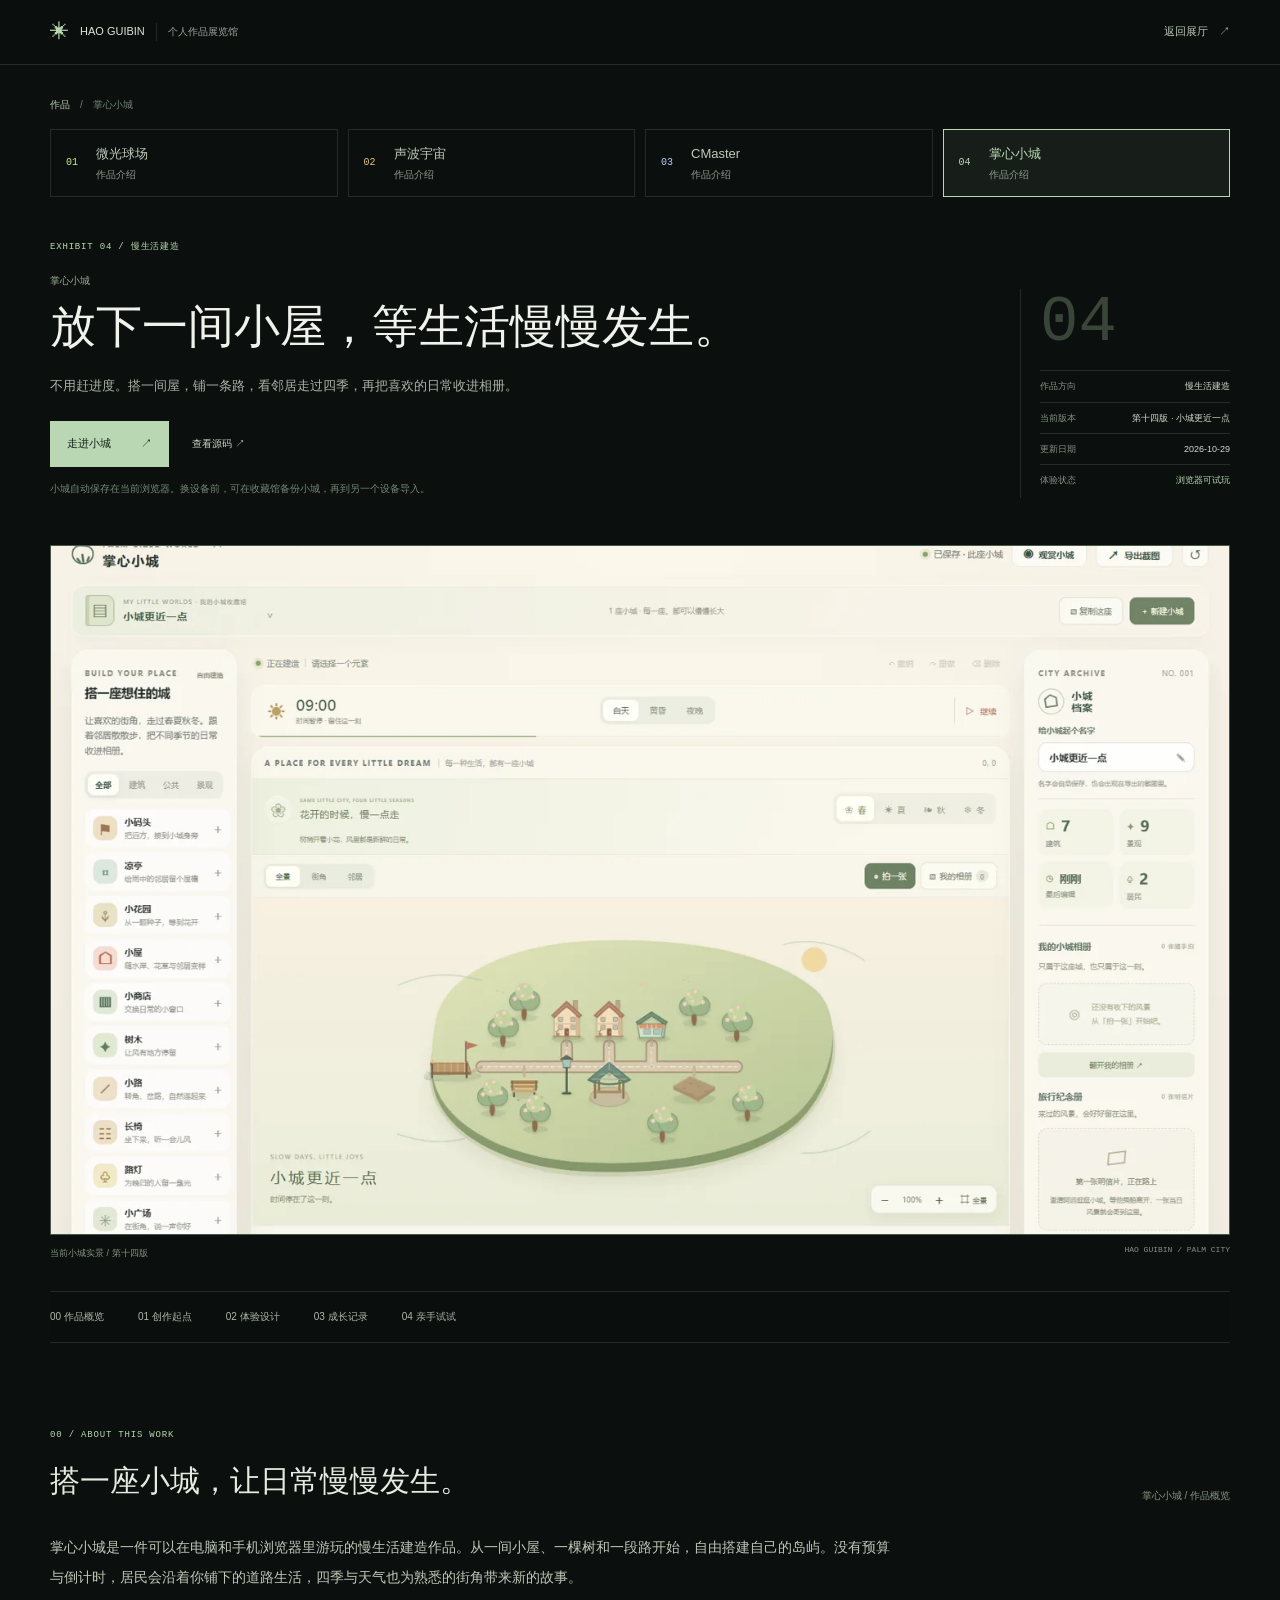
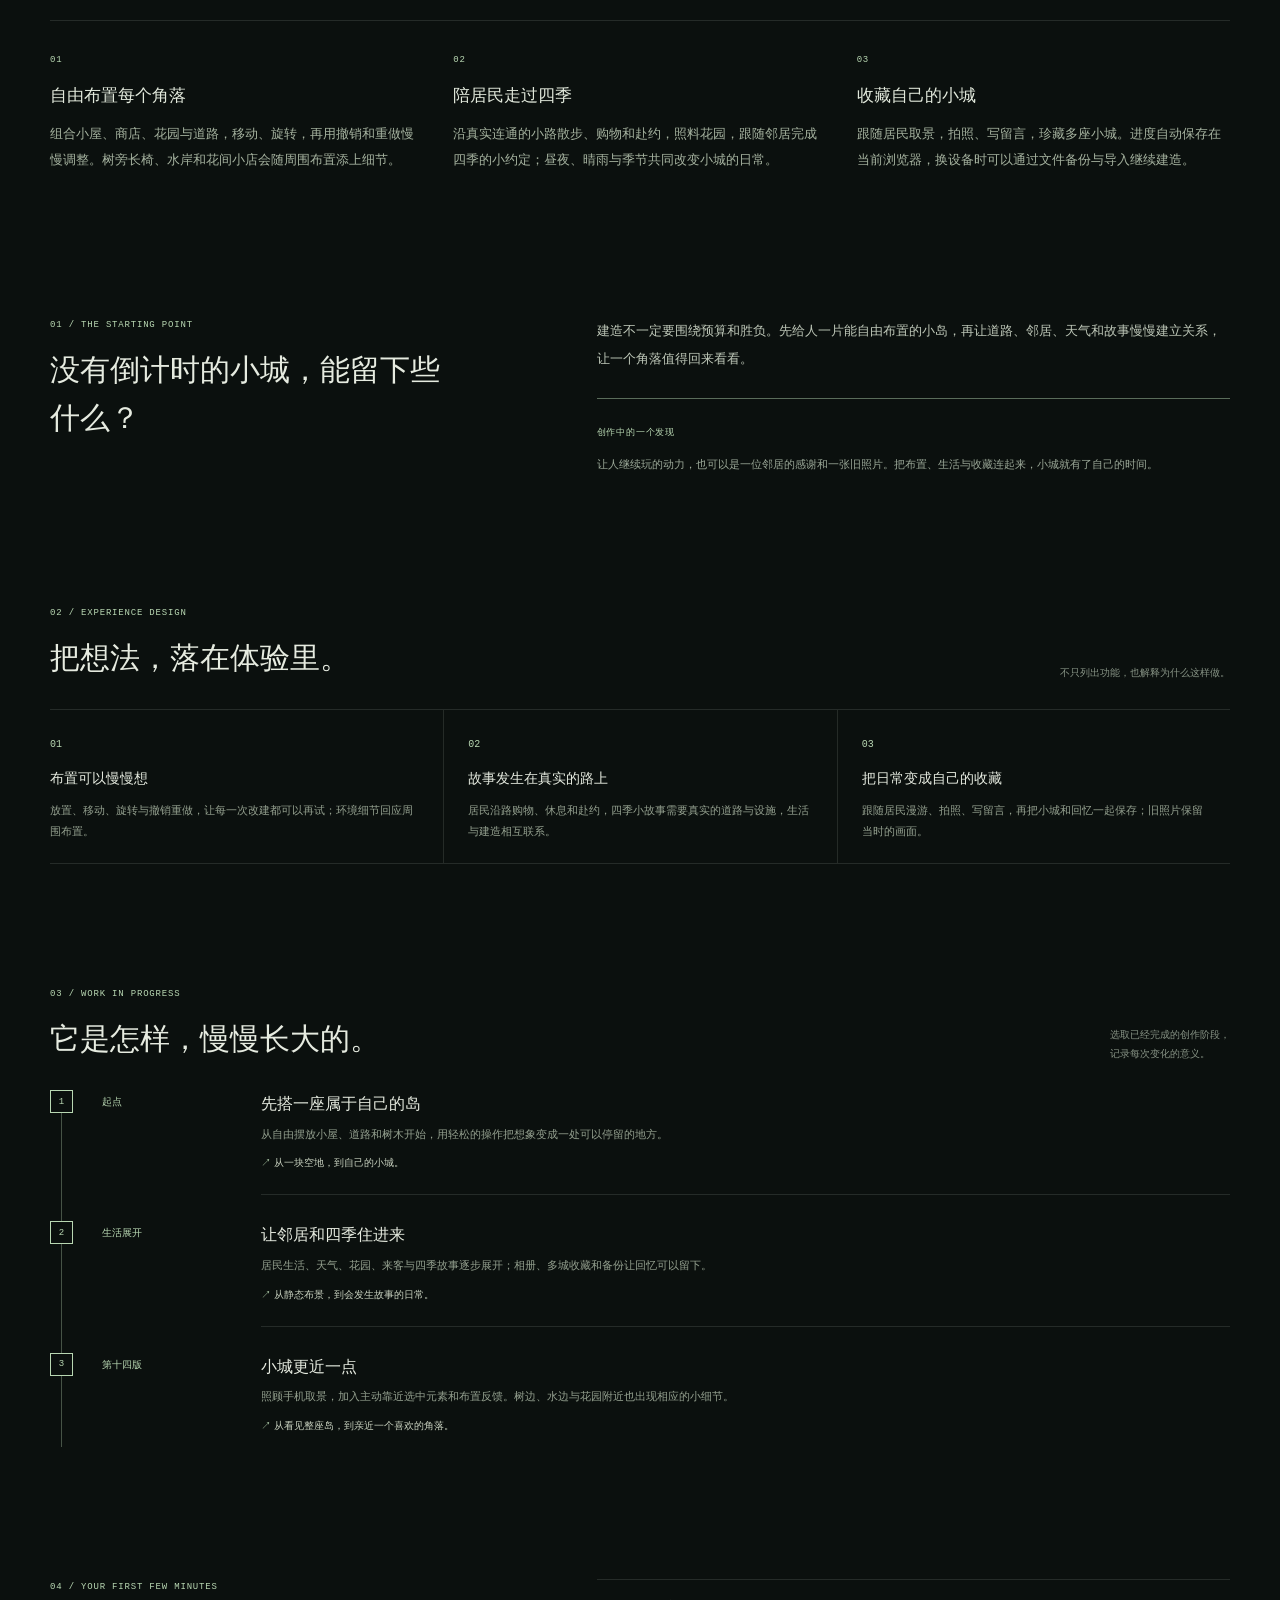
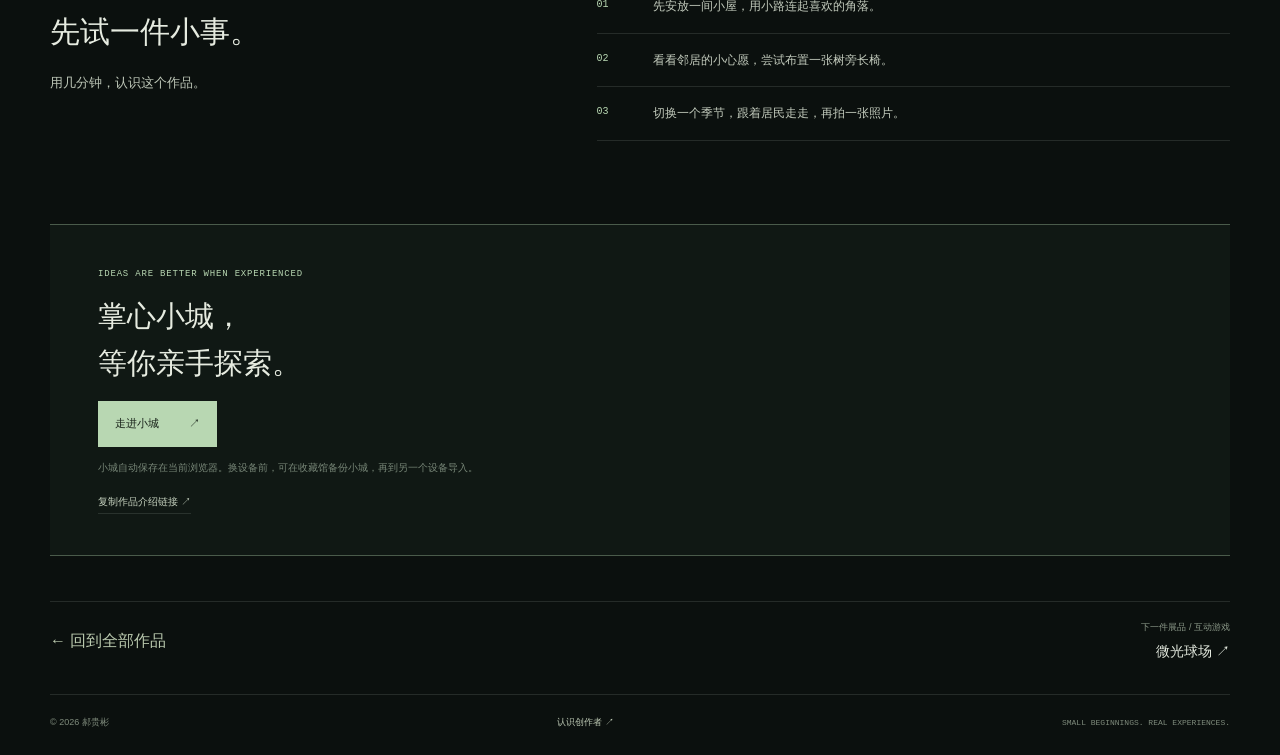
<file: outputs/personal-gallery/works/city/index.html>
<!doctype html>
<html lang="zh-CN">
<head>
  <meta charset="utf-8"><meta name="viewport" content="width=device-width,initial-scale=1">
  <meta name="theme-color" content="#0b100e"><title>掌心小城 · 郝贵彬的作品介绍</title>
  <meta name="description" content="不用赶进度。搭一间屋，铺一条路，看邻居走过四季，再把喜欢的日常收进相册。">
  <meta property="og:title" content="掌心小城 · 郝贵彬的作品介绍"><meta property="og:description" content="不用赶进度。搭一间屋，铺一条路，看邻居走过四季，再把喜欢的日常收进相册。">
  <meta property="og:type" content="article"><meta property="og:image" content="https://hgb-2005.github.io/assets/city-preview.webp">
  <link rel="canonical" href="https://hgb-2005.github.io/works/city/">
  <link rel="icon" type="image/svg+xml" href="../../assets/favicon.svg">
  <link rel="stylesheet" href="../../assets/stories.css?v=0510">
  <script src="../../assets/deployment.js?v=0100" defer></script><script src="../../assets/content.js?v=0520" defer></script>
  <script src="../../assets/stories-data.js?v=0520" defer></script><script src="../../assets/stories.js?v=0510" defer></script>
</head>
<body class="work-page" data-work="city" data-content-key="city" style="--work-accent:#b8d7b2">
  <a class="story-skip" href="#story-main">跳到作品内容</a>
  <header class="story-header"><a href="../../" class="story-brand"><span aria-hidden="true">✳</span> HAO GUIBIN <small>个人作品展览馆</small></a><a href="../../#city-exhibit">返回展厅 <span aria-hidden="true">↗</span></a></header>
  <main id="story-main">
    <section class="story-hero story-shell">
      <nav class="story-breadcrumb" aria-label="面包屑"><a href="../../#works">作品</a><span aria-hidden="true">/</span><span aria-current="page">掌心小城</span></nav>
      <nav class="story-work-nav" aria-label="切换作品介绍"><a href="../orbit/" style="--item-accent:#c2ef86"><span>01</span>微光球场<small>作品介绍</small></a><a href="../sonic/" style="--item-accent:#e6c18c"><span>02</span>声波宇宙<small>作品介绍</small></a><a href="../cmaster/" style="--item-accent:#b9cef4"><span>03</span>CMaster<small>作品介绍</small></a><a href="../city/" style="--item-accent:#b8d7b2" aria-current="page"><span>04</span>掌心小城<small>作品介绍</small></a></nav>
      <div class="story-hero-grid"><div><p class="story-eyebrow">EXHIBIT 04 / 慢生活建造</p><p class="story-name" data-work-name>掌心小城</p><h1>放下一间小屋，等生活慢慢发生。</h1><p class="story-intro">不用赶进度。搭一间屋，铺一条路，看邻居走过四季，再把喜欢的日常收进相册。</p><div class="story-actions"><a class="story-button" data-work-action href="https://hgb-2005.github.io/palm-city/" target="_blank" rel="noopener"><span data-work-action-label>走进小城</span><span aria-hidden="true">↗</span></a><a class="story-text-link" data-work-repository href="https://github.com/Hgb-2005/palm-city" target="_blank" rel="noopener">查看源码 ↗</a></div><p class="story-use-note">小城自动保存在当前浏览器。换设备前，可在收藏馆备份小城，再到另一个设备导入。</p></div><div class="story-hero-meta"><span class="story-number" aria-hidden="true">04</span><dl><div><dt>作品方向</dt><dd>慢生活建造</dd></div><div><dt>当前版本</dt><dd data-work-version>第十四版</dd></div><div><dt>更新日期</dt><dd><time datetime="2026-10-29" data-work-updated>2026-10-29</time></dd></div><div><dt>体验状态</dt><dd class="story-status" data-work-status>浏览器可试玩</dd></div></dl></div></div>
      <figure class="story-cover"><img src="../../assets/city-preview.webp" alt="掌心小城真实画面，等距岛屿上分布小屋、树木、花园和道路" width="1440" height="1000" decoding="async" fetchpriority="high"><figcaption><span>当前小城实景 / 第十四版</span><span class="mono">HAO GUIBIN / PALM CITY</span></figcaption></figure>
    </section>
    <nav class="story-sections story-shell" aria-label="作品介绍章节"><a href="#overview">00 作品概览</a><a href="#idea">01 创作起点</a><a href="#experience">02 体验设计</a><a href="#growth">03 成长记录</a><a href="#try">04 亲手试试</a></nav>
    <section id="overview" class="story-section story-shell" aria-labelledby="overview-title"><div class="story-section-heading"><div><p class="story-eyebrow">00 / ABOUT THIS WORK</p><h2 id="overview-title">搭一座小城，让日常慢慢发生。</h2></div><p>掌心小城 / 作品概览</p></div><p class="story-body story-overview-intro">掌心小城是一件可以在电脑和手机浏览器里游玩的慢生活建造作品。从一间小屋、一棵树和一段路开始，自由搭建自己的岛屿。没有预算与倒计时，居民会沿着你铺下的道路生活，四季与天气也为熟悉的街角带来新的故事。</p><div class="story-overview-features"><article><span class="story-eyebrow">01</span><h3>自由布置每个角落</h3><p>组合小屋、商店、花园与道路，移动、旋转，再用撤销和重做慢慢调整。树旁长椅、水岸和花间小店会随周围布置添上细节。</p></article><article><span class="story-eyebrow">02</span><h3>陪居民走过四季</h3><p>沿真实连通的小路散步、购物和赴约，照料花园，跟随邻居完成四季的小约定；昼夜、晴雨与季节共同改变小城的日常。</p></article><article><span class="story-eyebrow">03</span><h3>收藏自己的小城</h3><p>跟随居民取景，拍照、写留言，珍藏多座小城。进度自动保存在当前浏览器，换设备时可以通过文件备份与导入继续建造。</p></article></div></section>
    <section id="idea" class="story-section story-shell story-split"><div><p class="story-eyebrow">01 / THE STARTING POINT</p><h2>没有倒计时的小城，能留下些什么？</h2></div><div><p class="story-body">建造不一定要围绕预算和胜负。先给人一片能自由布置的小岛，再让道路、邻居、天气和故事慢慢建立关系，让一个角落值得回来看看。</p><aside class="story-observation"><span class="story-eyebrow">创作中的一个发现</span><p>让人继续玩的动力，也可以是一位邻居的感谢和一张旧照片。把布置、生活与收藏连起来，小城就有了自己的时间。</p></aside></div></section>
    <section id="experience" class="story-section story-shell"><div class="story-section-heading"><div><p class="story-eyebrow">02 / EXPERIENCE DESIGN</p><h2>把想法，落在体验里。</h2></div><p>不只列出功能，也解释为什么这样做。</p></div><div class="story-decisions"><article><span class="story-decision-number">01</span><h3>布置可以慢慢想</h3><p>放置、移动、旋转与撤销重做，让每一次改建都可以再试；环境细节回应周围布置。</p></article><article><span class="story-decision-number">02</span><h3>故事发生在真实的路上</h3><p>居民沿路购物、休息和赴约，四季小故事需要真实的道路与设施，生活与建造相互联系。</p></article><article><span class="story-decision-number">03</span><h3>把日常变成自己的收藏</h3><p>跟随居民漫游、拍照、写留言，再把小城和回忆一起保存；旧照片保留当时的画面。</p></article></div></section>
    <section id="growth" class="story-section story-shell"><div class="story-section-heading"><div><p class="story-eyebrow">03 / WORK IN PROGRESS</p><h2>它是怎样，慢慢长大的。</h2></div><p>选取已经完成的创作阶段，<br>记录每次变化的意义。</p></div><ol class="story-timeline"><li><span class="timeline-marker" aria-hidden="true">1</span><div class="timeline-label">起点</div><div class="timeline-content"><h3>先搭一座属于自己的岛</h3><p>从自由摆放小屋、道路和树木开始，用轻松的操作把想象变成一处可以停留的地方。</p><p class="timeline-change"><span aria-hidden="true">↗</span> 从一块空地，到自己的小城。</p></div></li><li><span class="timeline-marker" aria-hidden="true">2</span><div class="timeline-label">生活展开</div><div class="timeline-content"><h3>让邻居和四季住进来</h3><p>居民生活、天气、花园、来客与四季故事逐步展开；相册、多城收藏和备份让回忆可以留下。</p><p class="timeline-change"><span aria-hidden="true">↗</span> 从静态布景，到会发生故事的日常。</p></div></li><li><span class="timeline-marker" aria-hidden="true">3</span><div class="timeline-label">第十四版</div><div class="timeline-content"><h3>小城更近一点</h3><p>照顾手机取景，加入主动靠近选中元素和布置反馈。树边、水边与花园附近也出现相应的小细节。</p><p class="timeline-change"><span aria-hidden="true">↗</span> 从看见整座岛，到亲近一个喜欢的角落。</p></div></li></ol></section>
    <section id="try" class="story-section story-shell story-split"><div><p class="story-eyebrow">04 / YOUR FIRST FEW MINUTES</p><h2>先试一件小事。</h2><p class="story-body">用几分钟，认识这个作品。</p></div><ol class="story-steps"><li><span>01</span><p>先安放一间小屋，用小路连起喜欢的角落。</p></li><li><span>02</span><p>看看邻居的小心愿，尝试布置一张树旁长椅。</p></li><li><span>03</span><p>切换一个季节，跟着居民走走，再拍一张照片。</p></li></ol></section>
    <section class="story-invitation story-shell"><p class="story-eyebrow">IDEAS ARE BETTER WHEN EXPERIENCED</p><h2><span data-work-name>掌心小城</span>，<br>等你亲手探索。</h2><a class="story-button" data-work-action href="https://hgb-2005.github.io/palm-city/" target="_blank" rel="noopener"><span data-work-action-label>走进小城</span><span aria-hidden="true">↗</span></a><p class="story-use-note">小城自动保存在当前浏览器。换设备前，可在收藏馆备份小城，再到另一个设备导入。</p><div class="story-share"><button type="button" data-share-story hidden>复制作品介绍链接 <span aria-hidden="true">↗</span></button><span role="status" data-share-status></span></div></section>
    <nav class="story-next story-shell" aria-label="继续探索作品"><a href="../../#works">← 回到全部作品</a><a href="../orbit/"><small>下一件展品 / 互动游戏</small><span>微光球场 <span aria-hidden="true">↗</span></span></a></nav>
  </main><footer class="story-footer story-shell"><span>© 2026 郝贵彬</span><a href="../../#about">认识创作者 ↗</a><span class="mono">SMALL BEGINNINGS. REAL EXPERIENCES.</span></footer>
</body></html>
</file>
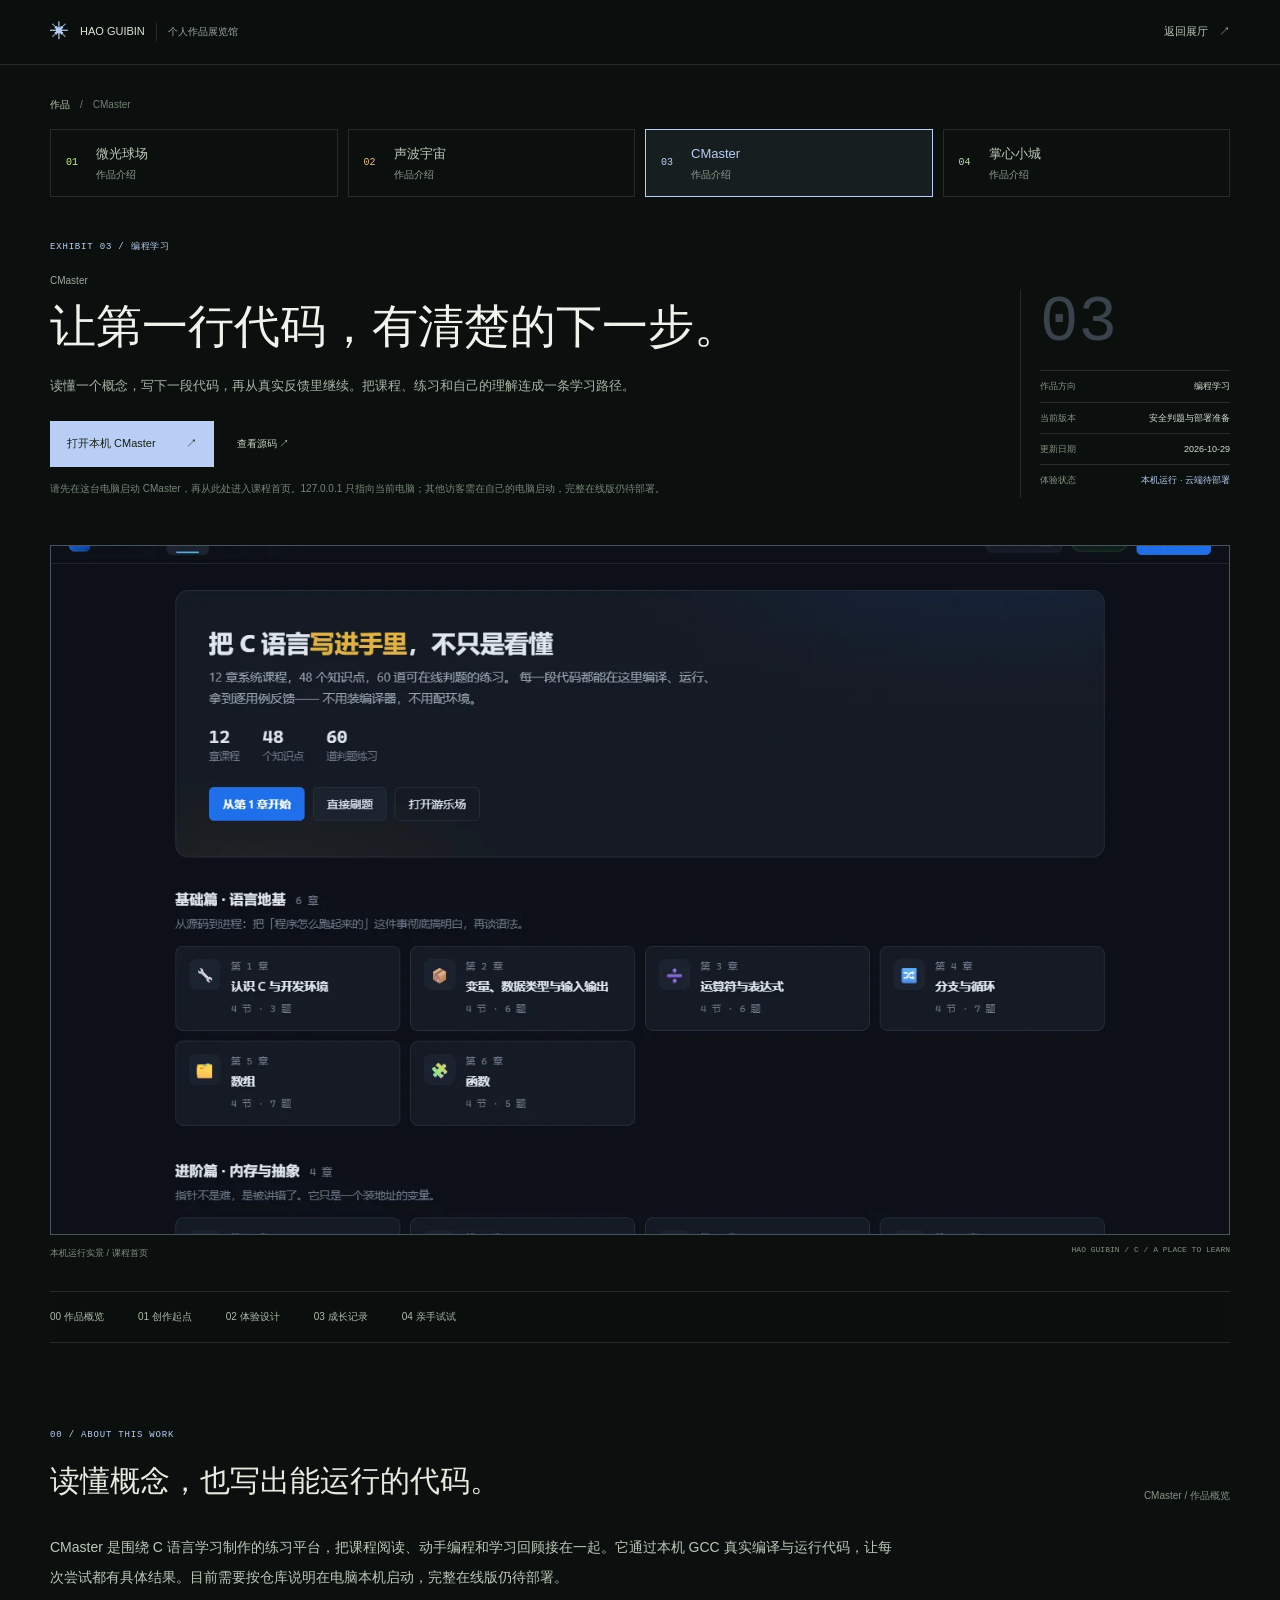
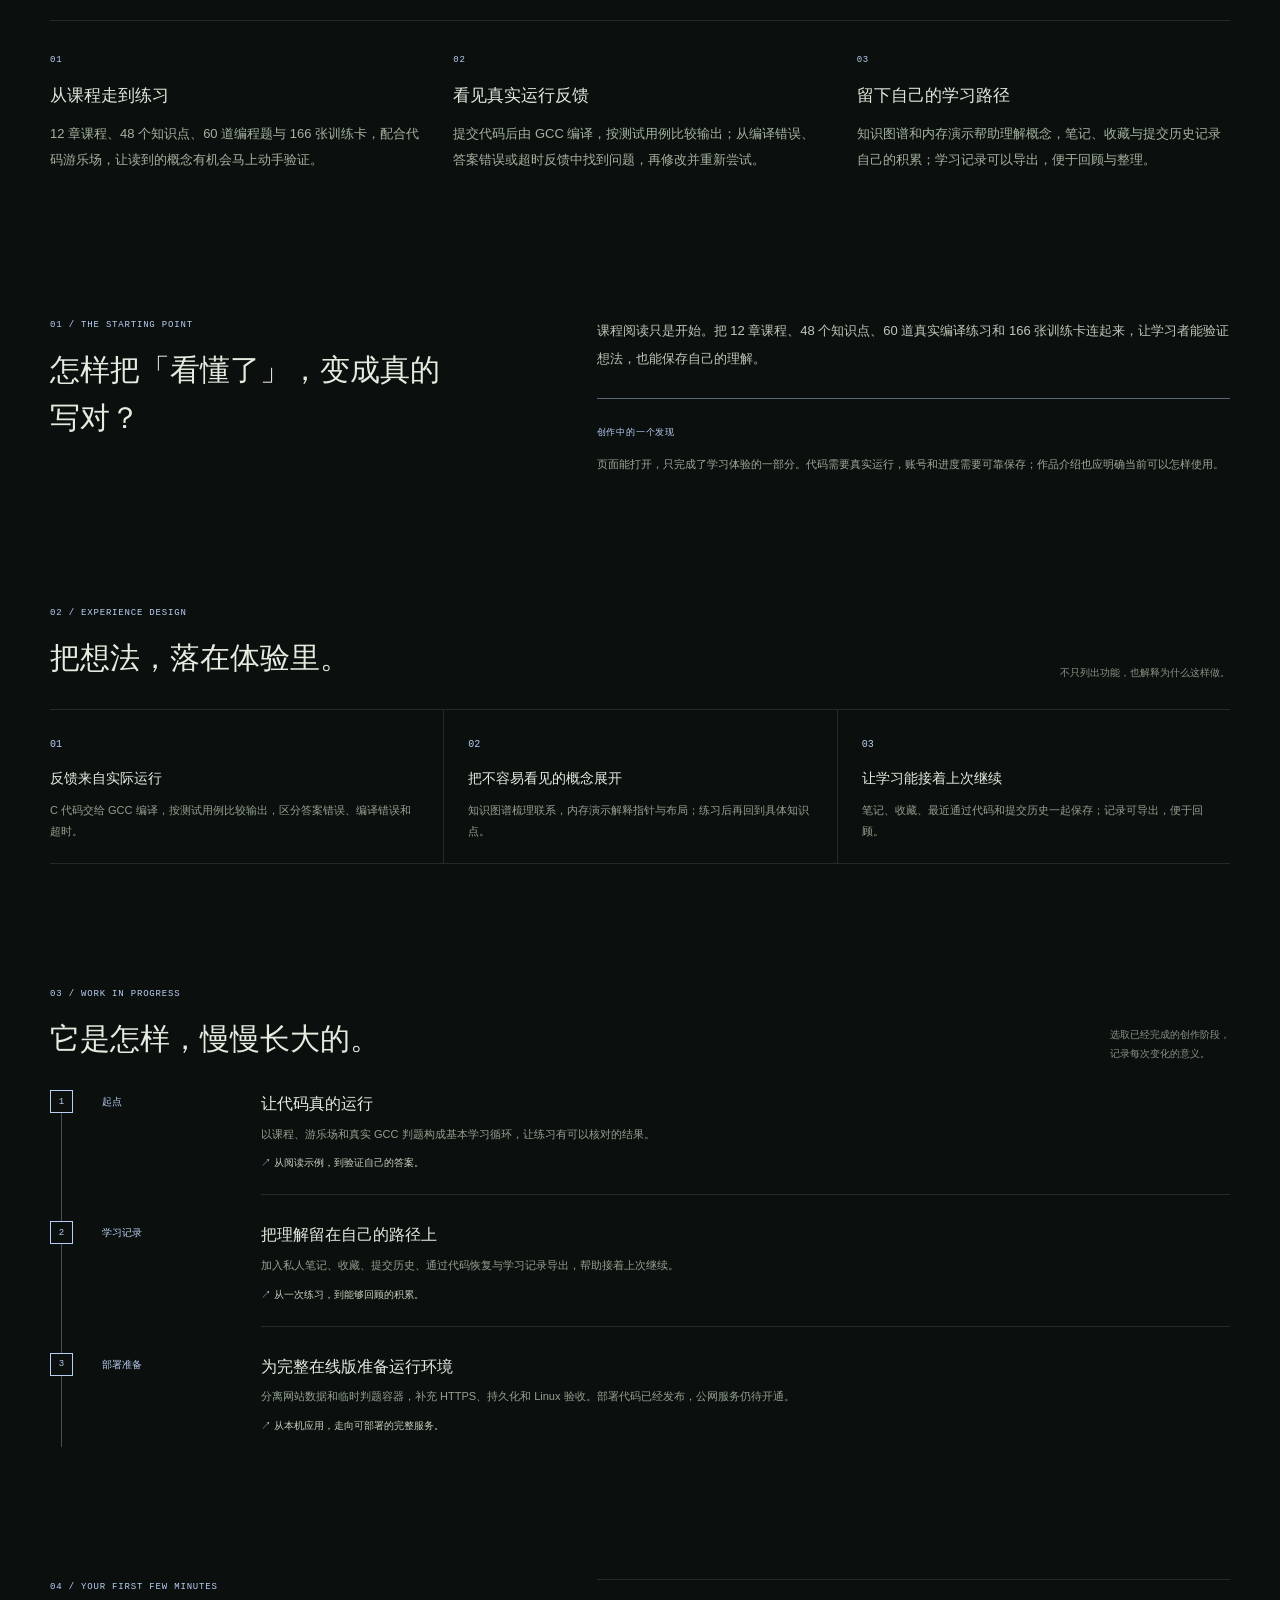
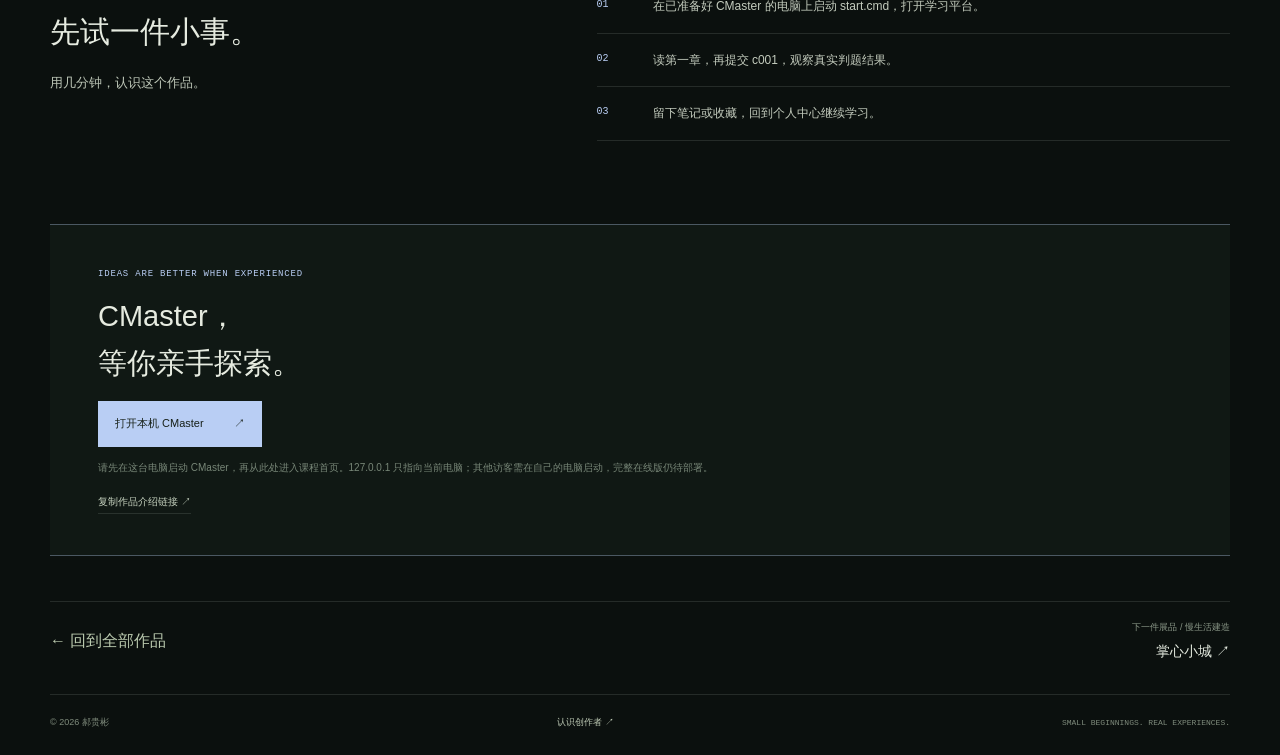
<file: outputs/personal-gallery/works/cmaster/index.html>
<!doctype html>
<html lang="zh-CN">
<head>
  <meta charset="utf-8"><meta name="viewport" content="width=device-width,initial-scale=1">
  <meta name="theme-color" content="#0b100e"><title>CMaster · 郝贵彬的作品介绍</title>
  <meta name="description" content="读懂一个概念，写下一段代码，再从真实反馈里继续。把课程、练习和自己的理解连成一条学习路径。">
  <meta property="og:title" content="CMaster · 郝贵彬的作品介绍"><meta property="og:description" content="读懂一个概念，写下一段代码，再从真实反馈里继续。把课程、练习和自己的理解连成一条学习路径。">
  <meta property="og:type" content="article"><meta property="og:image" content="https://hgb-2005.github.io/assets/cmaster-preview.webp">
  <link rel="canonical" href="https://hgb-2005.github.io/works/cmaster/">
  <link rel="icon" type="image/svg+xml" href="../../assets/favicon.svg">
  <link rel="stylesheet" href="../../assets/stories.css?v=0510">
  <script src="../../assets/deployment.js?v=0100" defer></script><script src="../../assets/content.js?v=0520" defer></script>
  <script src="../../assets/stories-data.js?v=0520" defer></script><script src="../../assets/stories.js?v=0510" defer></script>
</head>
<body class="work-page" data-work="cmaster" data-content-key="cmaster" style="--work-accent:#b9cef4">
  <a class="story-skip" href="#story-main">跳到作品内容</a>
  <header class="story-header"><a href="../../" class="story-brand"><span aria-hidden="true">✳</span> HAO GUIBIN <small>个人作品展览馆</small></a><a href="../../#cmaster-exhibit">返回展厅 <span aria-hidden="true">↗</span></a></header>
  <main id="story-main">
    <section class="story-hero story-shell">
      <nav class="story-breadcrumb" aria-label="面包屑"><a href="../../#works">作品</a><span aria-hidden="true">/</span><span aria-current="page">CMaster</span></nav>
      <nav class="story-work-nav" aria-label="切换作品介绍"><a href="../orbit/" style="--item-accent:#c2ef86"><span>01</span>微光球场<small>作品介绍</small></a><a href="../sonic/" style="--item-accent:#e6c18c"><span>02</span>声波宇宙<small>作品介绍</small></a><a href="../cmaster/" style="--item-accent:#b9cef4" aria-current="page"><span>03</span>CMaster<small>作品介绍</small></a><a href="../city/" style="--item-accent:#b8d7b2"><span>04</span>掌心小城<small>作品介绍</small></a></nav>
      <div class="story-hero-grid"><div><p class="story-eyebrow">EXHIBIT 03 / 编程学习</p><p class="story-name" data-work-name>CMaster</p><h1>让第一行代码，有清楚的下一步。</h1><p class="story-intro">读懂一个概念，写下一段代码，再从真实反馈里继续。把课程、练习和自己的理解连成一条学习路径。</p><div class="story-actions"><a class="story-button" data-work-action href="http://127.0.0.1:5001/" target="_blank" rel="noopener"><span data-work-action-label>打开本机 CMaster</span><span aria-hidden="true">↗</span></a><a class="story-text-link" data-work-repository href="https://github.com/Hgb-2005/cmaster" target="_blank" rel="noopener">查看源码 ↗</a></div><p class="story-use-note">请先在这台电脑启动 CMaster，再从此处进入课程首页。127.0.0.1 只指向当前电脑；其他访客需在自己的电脑启动，完整在线版仍待部署。</p></div><div class="story-hero-meta"><span class="story-number" aria-hidden="true">03</span><dl><div><dt>作品方向</dt><dd>编程学习</dd></div><div><dt>当前版本</dt><dd data-work-version>安全判题与部署准备</dd></div><div><dt>更新日期</dt><dd><time datetime="2026-10-29" data-work-updated>2026-10-29</time></dd></div><div><dt>体验状态</dt><dd class="story-status" data-work-status>本机运行 · 云端待部署</dd></div></dl></div></div>
      <figure class="story-cover"><img src="../../assets/cmaster-preview.webp" alt="CMaster 真实课程首页，显示章节、知识点、在线练习与学习入口" width="1440" height="1000" decoding="async" fetchpriority="high"><figcaption><span>本机运行实景 / 课程首页</span><span class="mono">HAO GUIBIN / C / A PLACE TO LEARN</span></figcaption></figure>
    </section>
    <nav class="story-sections story-shell" aria-label="作品介绍章节"><a href="#overview">00 作品概览</a><a href="#idea">01 创作起点</a><a href="#experience">02 体验设计</a><a href="#growth">03 成长记录</a><a href="#try">04 亲手试试</a></nav>
    <section id="overview" class="story-section story-shell" aria-labelledby="overview-title"><div class="story-section-heading"><div><p class="story-eyebrow">00 / ABOUT THIS WORK</p><h2 id="overview-title">读懂概念，也写出能运行的代码。</h2></div><p>CMaster / 作品概览</p></div><p class="story-body story-overview-intro">CMaster 是围绕 C 语言学习制作的练习平台，把课程阅读、动手编程和学习回顾接在一起。它通过本机 GCC 真实编译与运行代码，让每次尝试都有具体结果。目前需要按仓库说明在电脑本机启动，完整在线版仍待部署。</p><div class="story-overview-features"><article><span class="story-eyebrow">01</span><h3>从课程走到练习</h3><p>12 章课程、48 个知识点、60 道编程题与 166 张训练卡，配合代码游乐场，让读到的概念有机会马上动手验证。</p></article><article><span class="story-eyebrow">02</span><h3>看见真实运行反馈</h3><p>提交代码后由 GCC 编译，按测试用例比较输出；从编译错误、答案错误或超时反馈中找到问题，再修改并重新尝试。</p></article><article><span class="story-eyebrow">03</span><h3>留下自己的学习路径</h3><p>知识图谱和内存演示帮助理解概念，笔记、收藏与提交历史记录自己的积累；学习记录可以导出，便于回顾与整理。</p></article></div></section>
    <section id="idea" class="story-section story-shell story-split"><div><p class="story-eyebrow">01 / THE STARTING POINT</p><h2>怎样把「看懂了」，变成真的写对？</h2></div><div><p class="story-body">课程阅读只是开始。把 12 章课程、48 个知识点、60 道真实编译练习和 166 张训练卡连起来，让学习者能验证想法，也能保存自己的理解。</p><aside class="story-observation"><span class="story-eyebrow">创作中的一个发现</span><p>页面能打开，只完成了学习体验的一部分。代码需要真实运行，账号和进度需要可靠保存；作品介绍也应明确当前可以怎样使用。</p></aside></div></section>
    <section id="experience" class="story-section story-shell"><div class="story-section-heading"><div><p class="story-eyebrow">02 / EXPERIENCE DESIGN</p><h2>把想法，落在体验里。</h2></div><p>不只列出功能，也解释为什么这样做。</p></div><div class="story-decisions"><article><span class="story-decision-number">01</span><h3>反馈来自实际运行</h3><p>C 代码交给 GCC 编译，按测试用例比较输出，区分答案错误、编译错误和超时。</p></article><article><span class="story-decision-number">02</span><h3>把不容易看见的概念展开</h3><p>知识图谱梳理联系，内存演示解释指针与布局；练习后再回到具体知识点。</p></article><article><span class="story-decision-number">03</span><h3>让学习能接着上次继续</h3><p>笔记、收藏、最近通过代码和提交历史一起保存；记录可导出，便于回顾。</p></article></div></section>
    <section id="growth" class="story-section story-shell"><div class="story-section-heading"><div><p class="story-eyebrow">03 / WORK IN PROGRESS</p><h2>它是怎样，慢慢长大的。</h2></div><p>选取已经完成的创作阶段，<br>记录每次变化的意义。</p></div><ol class="story-timeline"><li><span class="timeline-marker" aria-hidden="true">1</span><div class="timeline-label">起点</div><div class="timeline-content"><h3>让代码真的运行</h3><p>以课程、游乐场和真实 GCC 判题构成基本学习循环，让练习有可以核对的结果。</p><p class="timeline-change"><span aria-hidden="true">↗</span> 从阅读示例，到验证自己的答案。</p></div></li><li><span class="timeline-marker" aria-hidden="true">2</span><div class="timeline-label">学习记录</div><div class="timeline-content"><h3>把理解留在自己的路径上</h3><p>加入私人笔记、收藏、提交历史、通过代码恢复与学习记录导出，帮助接着上次继续。</p><p class="timeline-change"><span aria-hidden="true">↗</span> 从一次练习，到能够回顾的积累。</p></div></li><li><span class="timeline-marker" aria-hidden="true">3</span><div class="timeline-label">部署准备</div><div class="timeline-content"><h3>为完整在线版准备运行环境</h3><p>分离网站数据和临时判题容器，补充 HTTPS、持久化和 Linux 验收。部署代码已经发布，公网服务仍待开通。</p><p class="timeline-change"><span aria-hidden="true">↗</span> 从本机应用，走向可部署的完整服务。</p></div></li></ol></section>
    <section id="try" class="story-section story-shell story-split"><div><p class="story-eyebrow">04 / YOUR FIRST FEW MINUTES</p><h2>先试一件小事。</h2><p class="story-body">用几分钟，认识这个作品。</p></div><ol class="story-steps"><li><span>01</span><p>在已准备好 CMaster 的电脑上启动 start.cmd，打开学习平台。</p></li><li><span>02</span><p>读第一章，再提交 c001，观察真实判题结果。</p></li><li><span>03</span><p>留下笔记或收藏，回到个人中心继续学习。</p></li></ol></section>
    <section class="story-invitation story-shell"><p class="story-eyebrow">IDEAS ARE BETTER WHEN EXPERIENCED</p><h2><span data-work-name>CMaster</span>，<br>等你亲手探索。</h2><a class="story-button" data-work-action href="http://127.0.0.1:5001/" target="_blank" rel="noopener"><span data-work-action-label>打开本机 CMaster</span><span aria-hidden="true">↗</span></a><p class="story-use-note">请先在这台电脑启动 CMaster，再从此处进入课程首页。127.0.0.1 只指向当前电脑；其他访客需在自己的电脑启动，完整在线版仍待部署。</p><div class="story-share"><button type="button" data-share-story hidden>复制作品介绍链接 <span aria-hidden="true">↗</span></button><span role="status" data-share-status></span></div></section>
    <nav class="story-next story-shell" aria-label="继续探索作品"><a href="../../#works">← 回到全部作品</a><a href="../city/"><small>下一件展品 / 慢生活建造</small><span>掌心小城 <span aria-hidden="true">↗</span></span></a></nav>
  </main><footer class="story-footer story-shell"><span>© 2026 郝贵彬</span><a href="../../#about">认识创作者 ↗</a><span class="mono">SMALL BEGINNINGS. REAL EXPERIENCES.</span></footer>
</body></html>
</file>
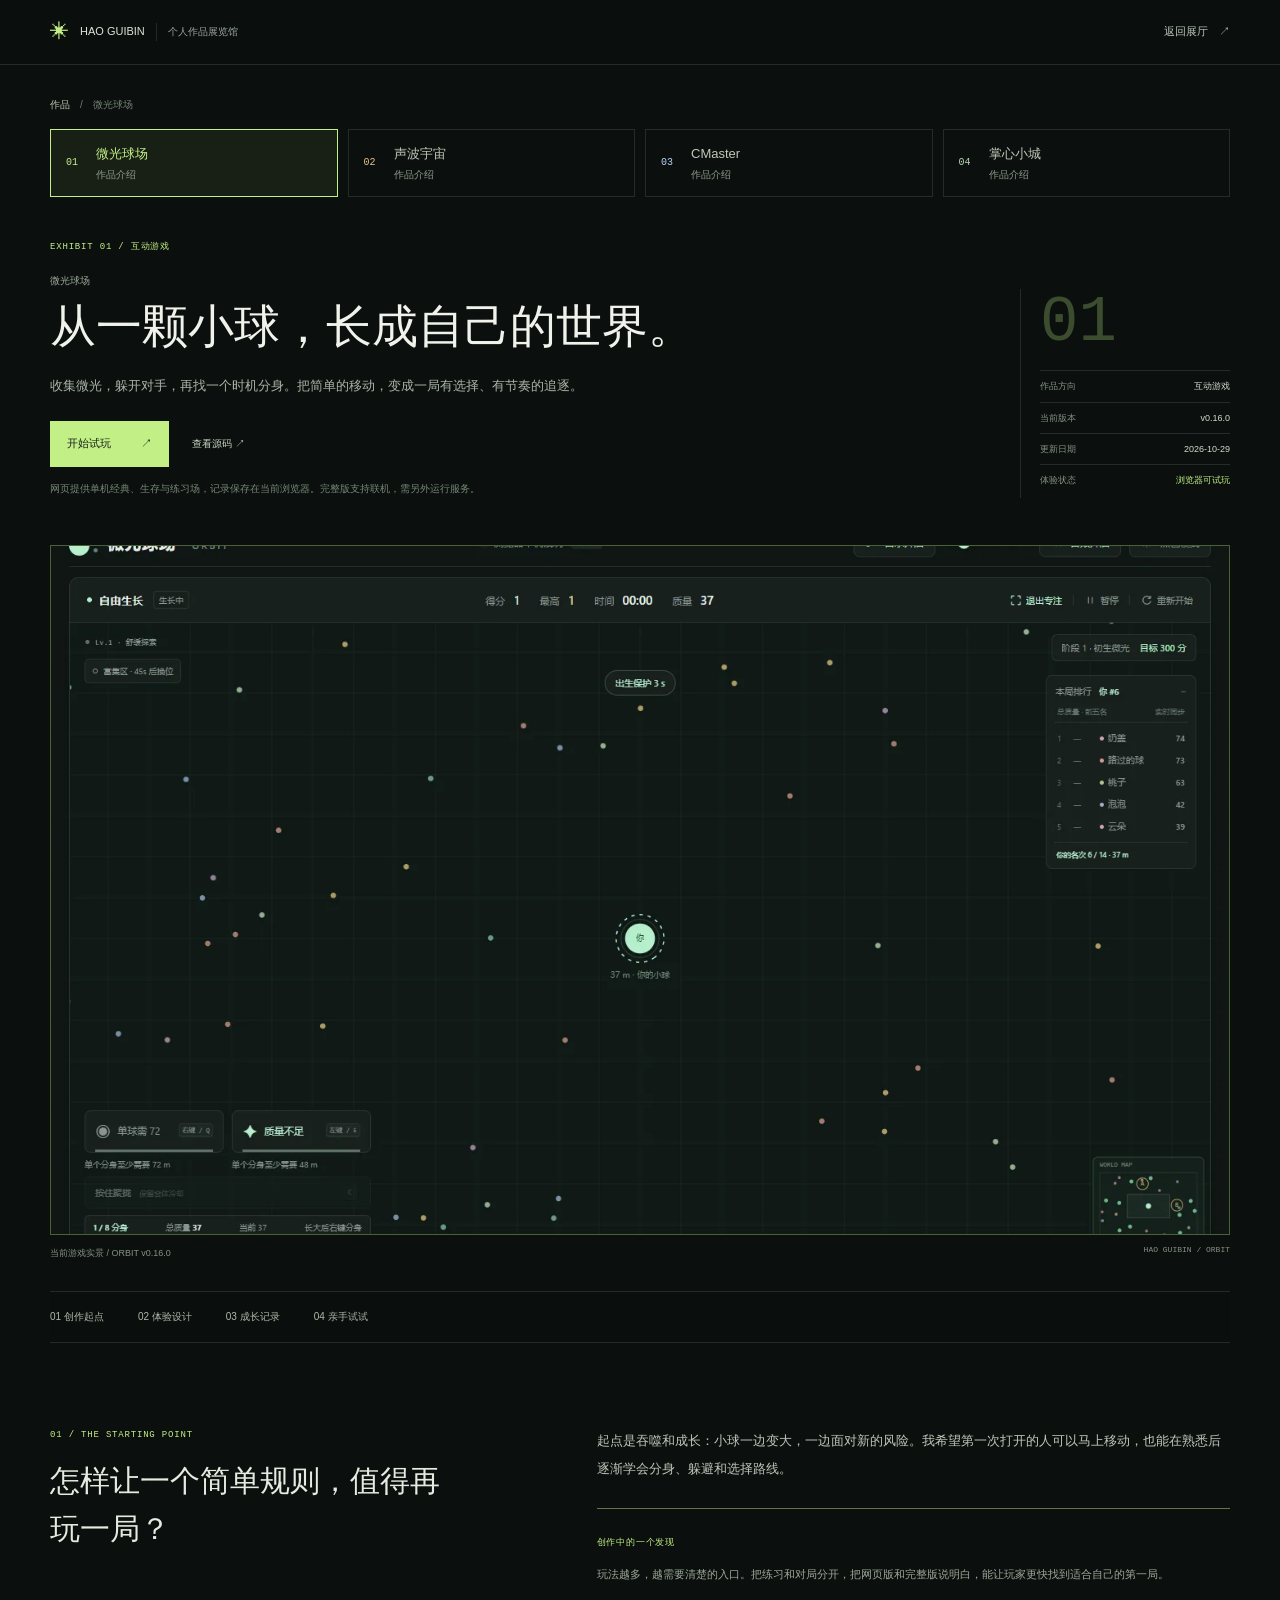
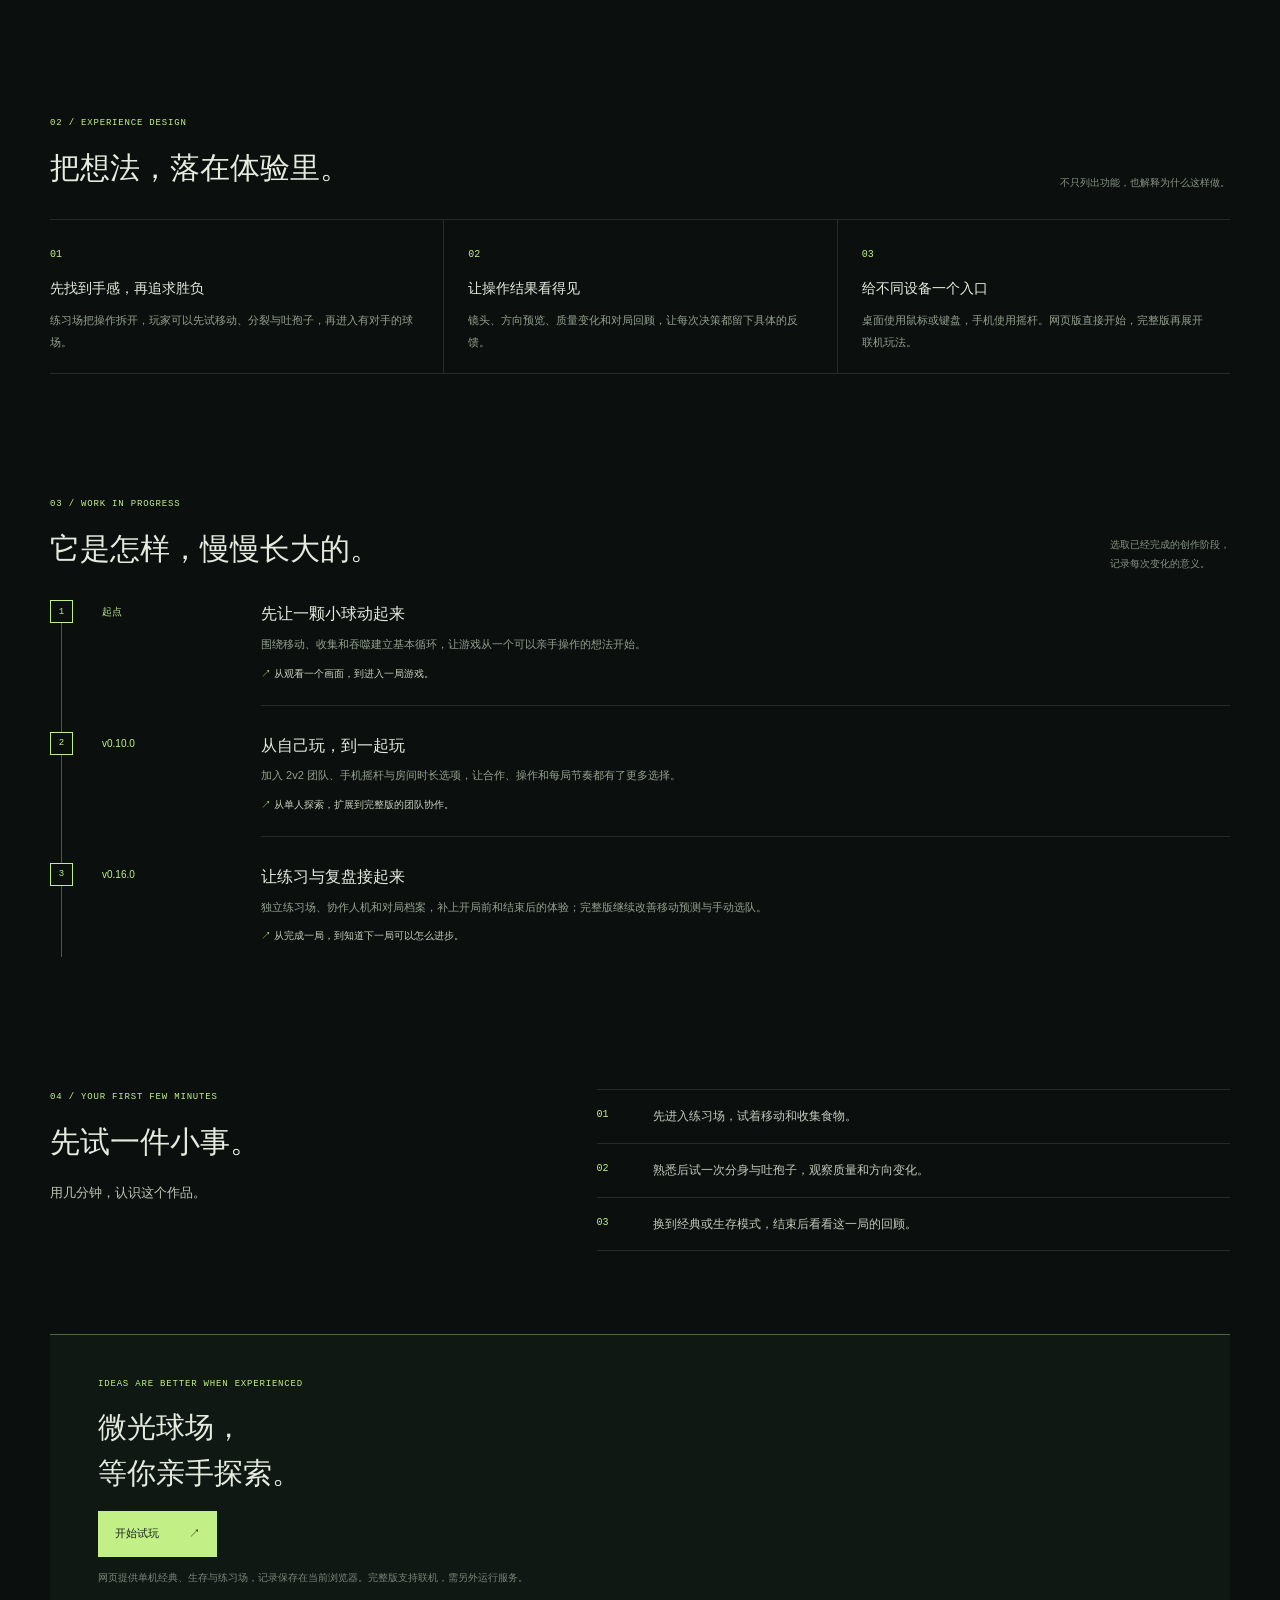
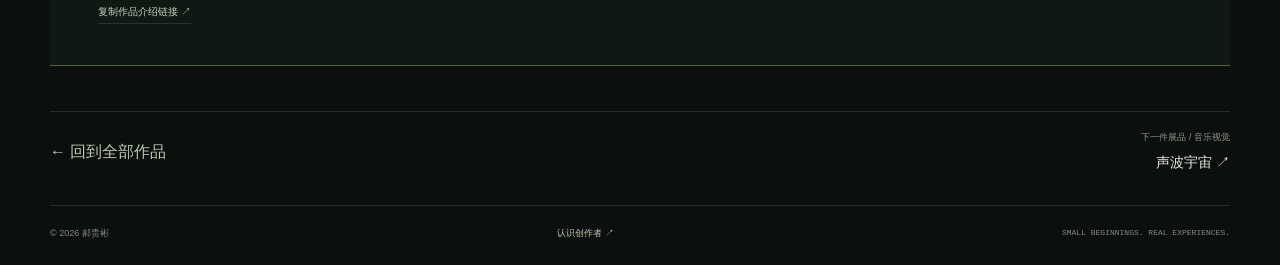
<file: outputs/personal-gallery/works/orbit/index.html>
<!doctype html>
<html lang="zh-CN">
<head>
  <meta charset="utf-8"><meta name="viewport" content="width=device-width,initial-scale=1">
  <meta name="theme-color" content="#0b100e"><title>微光球场 · 郝贵彬的作品介绍</title>
  <meta name="description" content="收集微光，躲开对手，再找一个时机分身。把简单的移动，变成一局有选择、有节奏的追逐。">
  <meta property="og:title" content="微光球场 · 郝贵彬的作品介绍"><meta property="og:description" content="收集微光，躲开对手，再找一个时机分身。把简单的移动，变成一局有选择、有节奏的追逐。">
  <meta property="og:type" content="article"><meta property="og:image" content="https://hgb-2005.github.io/assets/orbit-preview.webp">
  <link rel="canonical" href="https://hgb-2005.github.io/works/orbit/">
  <link rel="icon" type="image/svg+xml" href="../../assets/favicon.svg">
  <link rel="stylesheet" href="../../assets/stories.css?v=0510">
  <script src="../../assets/deployment.js?v=0100" defer></script><script src="../../assets/content.js?v=0520" defer></script>
  <script src="../../assets/stories-data.js?v=0520" defer></script><script src="../../assets/stories.js?v=0510" defer></script>
</head>
<body class="work-page" data-work="orbit" data-content-key="project" style="--work-accent:#c2ef86">
  <a class="story-skip" href="#story-main">跳到作品内容</a>
  <header class="story-header"><a href="../../" class="story-brand"><span aria-hidden="true">✳</span> HAO GUIBIN <small>个人作品展览馆</small></a><a href="../../#orbit-exhibit">返回展厅 <span aria-hidden="true">↗</span></a></header>
  <main id="story-main">
    <section class="story-hero story-shell">
      <nav class="story-breadcrumb" aria-label="面包屑"><a href="../../#works">作品</a><span aria-hidden="true">/</span><span aria-current="page">微光球场</span></nav>
      <nav class="story-work-nav" aria-label="切换作品介绍"><a href="../orbit/" style="--item-accent:#c2ef86" aria-current="page"><span>01</span>微光球场<small>作品介绍</small></a><a href="../sonic/" style="--item-accent:#e6c18c"><span>02</span>声波宇宙<small>作品介绍</small></a><a href="../cmaster/" style="--item-accent:#b9cef4"><span>03</span>CMaster<small>作品介绍</small></a><a href="../city/" style="--item-accent:#b8d7b2"><span>04</span>掌心小城<small>作品介绍</small></a></nav>
      <div class="story-hero-grid"><div><p class="story-eyebrow">EXHIBIT 01 / 互动游戏</p><p class="story-name" data-work-name>微光球场</p><h1>从一颗小球，长成自己的世界。</h1><p class="story-intro">收集微光，躲开对手，再找一个时机分身。把简单的移动，变成一局有选择、有节奏的追逐。</p><div class="story-actions"><a class="story-button" data-work-action href="../../play/" target="_blank" rel="noopener"><span data-work-action-label>开始试玩</span><span aria-hidden="true">↗</span></a><a class="story-text-link" data-work-repository href="https://github.com/Hgb-2005/orbit-game" target="_blank" rel="noopener">查看源码 ↗</a></div><p class="story-use-note">网页提供单机经典、生存与练习场，记录保存在当前浏览器。完整版支持联机，需另外运行服务。</p></div><div class="story-hero-meta"><span class="story-number" aria-hidden="true">01</span><dl><div><dt>作品方向</dt><dd>互动游戏</dd></div><div><dt>当前版本</dt><dd data-work-version>v0.16.0</dd></div><div><dt>更新日期</dt><dd><time datetime="2026-10-29" data-work-updated>2026-10-29</time></dd></div><div><dt>体验状态</dt><dd class="story-status" data-work-status>浏览器可试玩</dd></div></dl></div></div>
      <figure class="story-cover"><img src="../../assets/orbit-preview.webp" alt="微光球场真实游戏画面，小球、食物与对手分布在深色球场中" width="1440" height="1000" decoding="async" fetchpriority="high"><figcaption><span>当前游戏实景 / ORBIT v0.16.0</span><span class="mono">HAO GUIBIN / ORBIT</span></figcaption></figure>
    </section>
    <nav class="story-sections story-shell" aria-label="作品介绍章节"><a href="#idea">01 创作起点</a><a href="#experience">02 体验设计</a><a href="#growth">03 成长记录</a><a href="#try">04 亲手试试</a></nav>

    <section id="idea" class="story-section story-shell story-split"><div><p class="story-eyebrow">01 / THE STARTING POINT</p><h2>怎样让一个简单规则，值得再玩一局？</h2></div><div><p class="story-body">起点是吞噬和成长：小球一边变大，一边面对新的风险。我希望第一次打开的人可以马上移动，也能在熟悉后逐渐学会分身、躲避和选择路线。</p><aside class="story-observation"><span class="story-eyebrow">创作中的一个发现</span><p>玩法越多，越需要清楚的入口。把练习和对局分开，把网页版和完整版说明白，能让玩家更快找到适合自己的第一局。</p></aside></div></section>
    <section id="experience" class="story-section story-shell"><div class="story-section-heading"><div><p class="story-eyebrow">02 / EXPERIENCE DESIGN</p><h2>把想法，落在体验里。</h2></div><p>不只列出功能，也解释为什么这样做。</p></div><div class="story-decisions"><article><span class="story-decision-number">01</span><h3>先找到手感，再追求胜负</h3><p>练习场把操作拆开，玩家可以先试移动、分裂与吐孢子，再进入有对手的球场。</p></article><article><span class="story-decision-number">02</span><h3>让操作结果看得见</h3><p>镜头、方向预览、质量变化和对局回顾，让每次决策都留下具体的反馈。</p></article><article><span class="story-decision-number">03</span><h3>给不同设备一个入口</h3><p>桌面使用鼠标或键盘，手机使用摇杆。网页版直接开始，完整版再展开联机玩法。</p></article></div></section>
    <section id="growth" class="story-section story-shell"><div class="story-section-heading"><div><p class="story-eyebrow">03 / WORK IN PROGRESS</p><h2>它是怎样，慢慢长大的。</h2></div><p>选取已经完成的创作阶段，<br>记录每次变化的意义。</p></div><ol class="story-timeline"><li><span class="timeline-marker" aria-hidden="true">1</span><div class="timeline-label">起点</div><div class="timeline-content"><h3>先让一颗小球动起来</h3><p>围绕移动、收集和吞噬建立基本循环，让游戏从一个可以亲手操作的想法开始。</p><p class="timeline-change"><span aria-hidden="true">↗</span> 从观看一个画面，到进入一局游戏。</p></div></li><li><span class="timeline-marker" aria-hidden="true">2</span><div class="timeline-label">v0.10.0</div><div class="timeline-content"><h3>从自己玩，到一起玩</h3><p>加入 2v2 团队、手机摇杆与房间时长选项，让合作、操作和每局节奏都有了更多选择。</p><p class="timeline-change"><span aria-hidden="true">↗</span> 从单人探索，扩展到完整版的团队协作。</p></div></li><li><span class="timeline-marker" aria-hidden="true">3</span><div class="timeline-label">v0.16.0</div><div class="timeline-content"><h3>让练习与复盘接起来</h3><p>独立练习场、协作人机和对局档案，补上开局前和结束后的体验；完整版继续改善移动预测与手动选队。</p><p class="timeline-change"><span aria-hidden="true">↗</span> 从完成一局，到知道下一局可以怎么进步。</p></div></li></ol></section>
    <section id="try" class="story-section story-shell story-split"><div><p class="story-eyebrow">04 / YOUR FIRST FEW MINUTES</p><h2>先试一件小事。</h2><p class="story-body">用几分钟，认识这个作品。</p></div><ol class="story-steps"><li><span>01</span><p>先进入练习场，试着移动和收集食物。</p></li><li><span>02</span><p>熟悉后试一次分身与吐孢子，观察质量和方向变化。</p></li><li><span>03</span><p>换到经典或生存模式，结束后看看这一局的回顾。</p></li></ol></section>
    <section class="story-invitation story-shell"><p class="story-eyebrow">IDEAS ARE BETTER WHEN EXPERIENCED</p><h2><span data-work-name>微光球场</span>，<br>等你亲手探索。</h2><a class="story-button" data-work-action href="../../play/" target="_blank" rel="noopener"><span data-work-action-label>开始试玩</span><span aria-hidden="true">↗</span></a><p class="story-use-note">网页提供单机经典、生存与练习场，记录保存在当前浏览器。完整版支持联机，需另外运行服务。</p><div class="story-share"><button type="button" data-share-story hidden>复制作品介绍链接 <span aria-hidden="true">↗</span></button><span role="status" data-share-status></span></div></section>
    <nav class="story-next story-shell" aria-label="继续探索作品"><a href="../../#works">← 回到全部作品</a><a href="../sonic/"><small>下一件展品 / 音乐视觉</small><span>声波宇宙 <span aria-hidden="true">↗</span></span></a></nav>
  </main><footer class="story-footer story-shell"><span>© 2026 郝贵彬</span><a href="../../#about">认识创作者 ↗</a><span class="mono">SMALL BEGINNINGS. REAL EXPERIENCES.</span></footer>
</body></html>
</file>
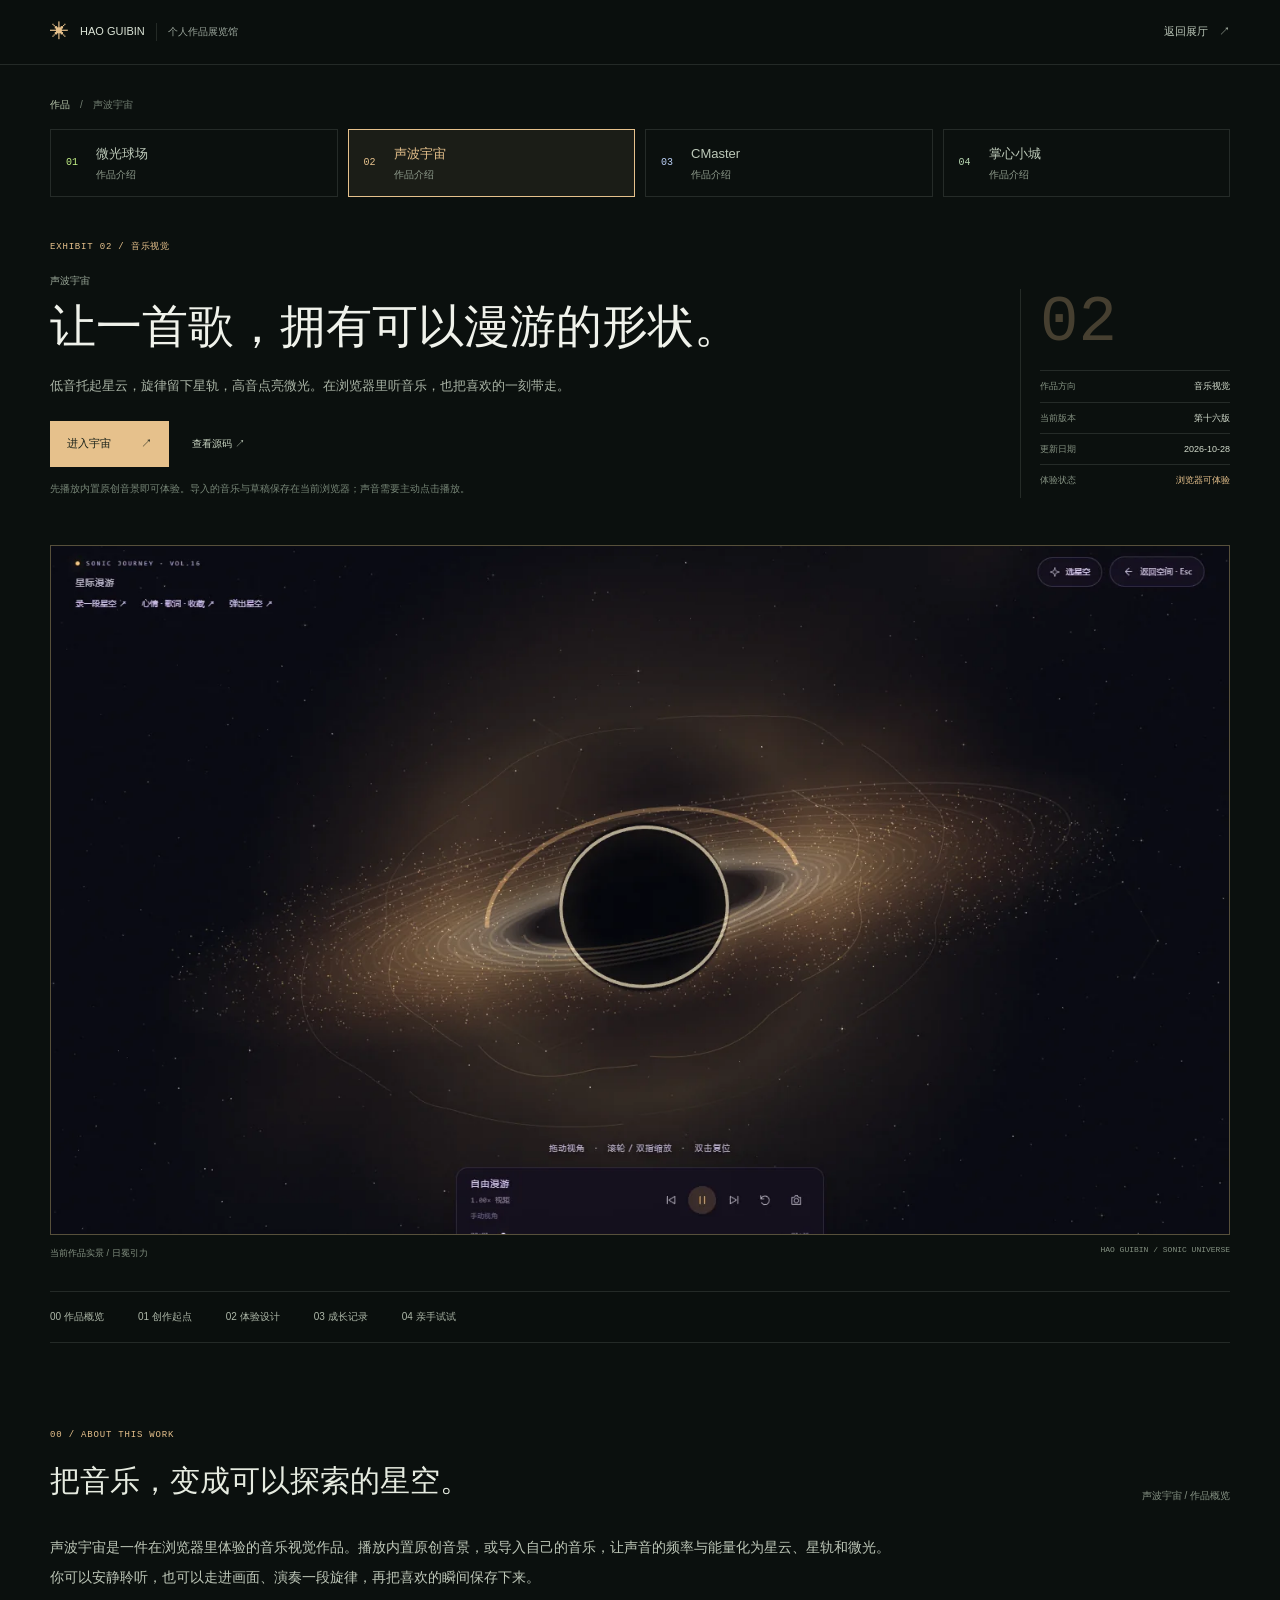
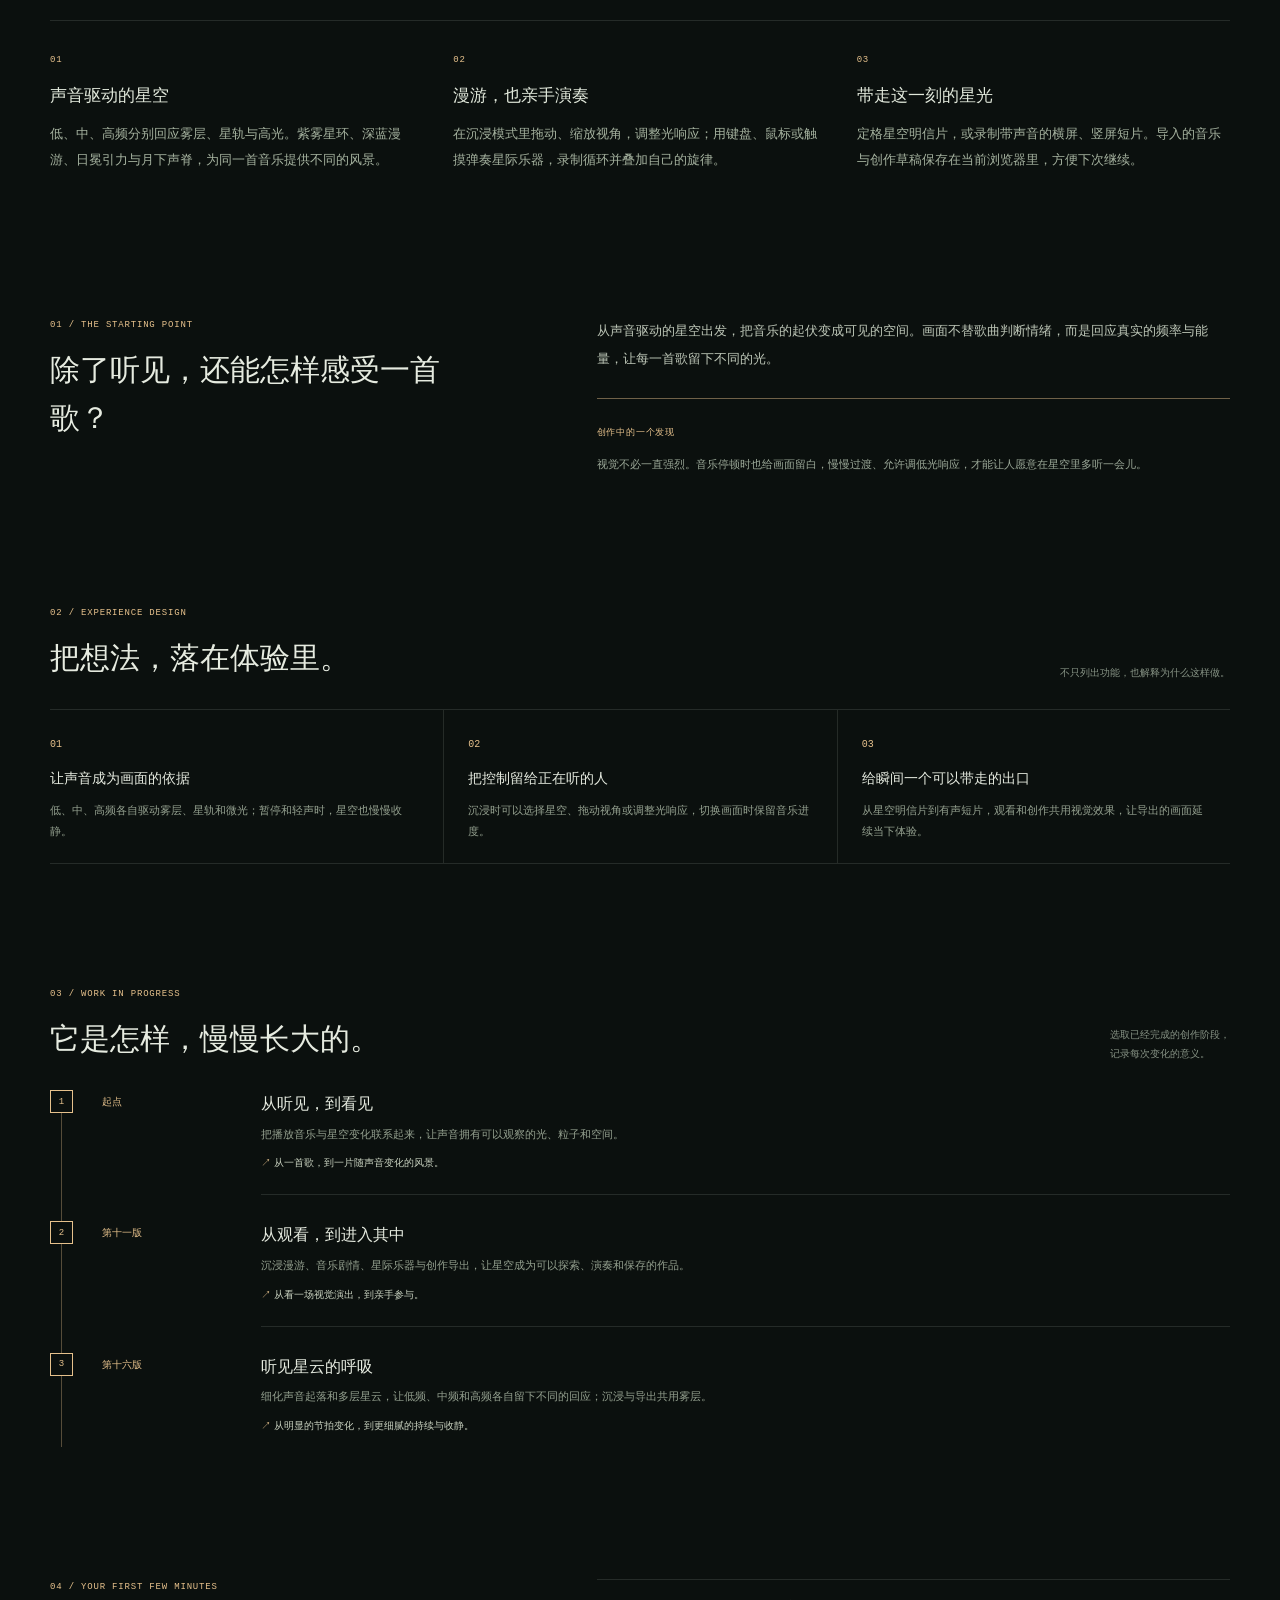
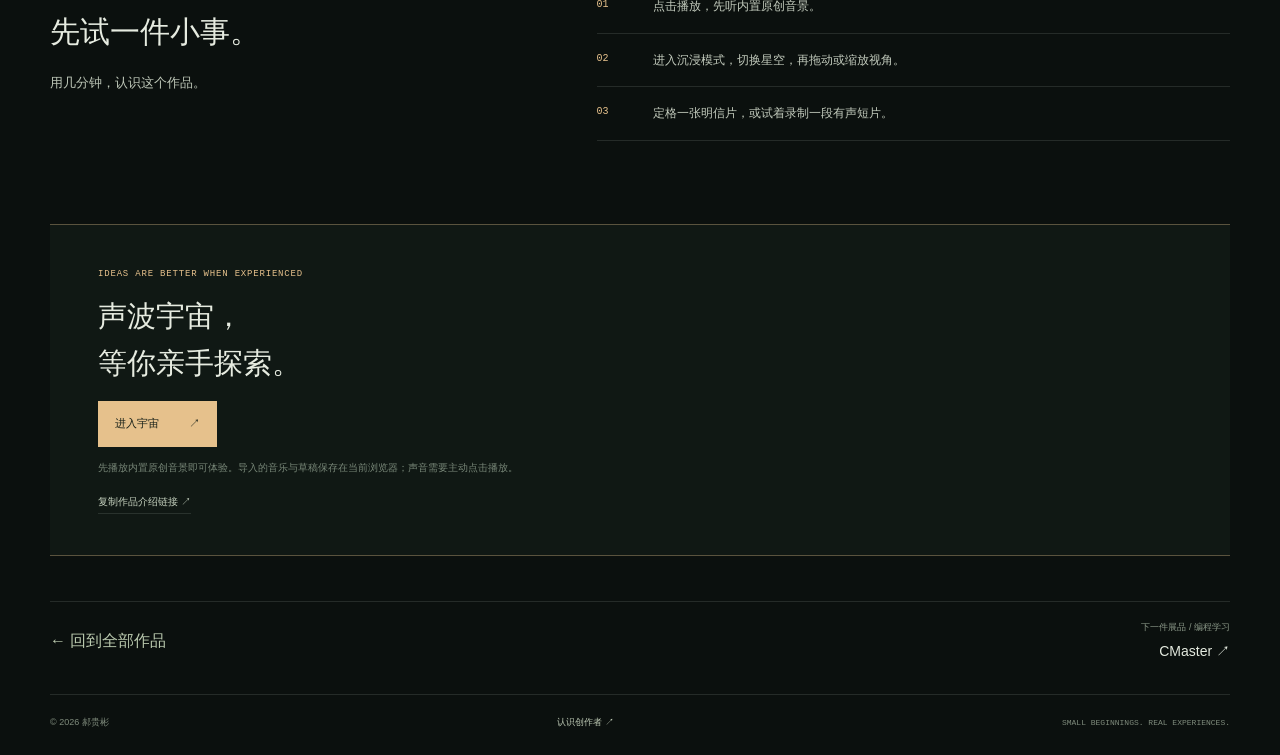
<file: outputs/personal-gallery/works/sonic/index.html>
<!doctype html>
<html lang="zh-CN">
<head>
  <meta charset="utf-8"><meta name="viewport" content="width=device-width,initial-scale=1">
  <meta name="theme-color" content="#0b100e"><title>声波宇宙 · 郝贵彬的作品介绍</title>
  <meta name="description" content="低音托起星云，旋律留下星轨，高音点亮微光。在浏览器里听音乐，也把喜欢的一刻带走。">
  <meta property="og:title" content="声波宇宙 · 郝贵彬的作品介绍"><meta property="og:description" content="低音托起星云，旋律留下星轨，高音点亮微光。在浏览器里听音乐，也把喜欢的一刻带走。">
  <meta property="og:type" content="article"><meta property="og:image" content="https://hgb-2005.github.io/assets/sonic-blackhole.webp">
  <link rel="canonical" href="https://hgb-2005.github.io/works/sonic/">
  <link rel="icon" type="image/svg+xml" href="../../assets/favicon.svg">
  <link rel="stylesheet" href="../../assets/stories.css?v=0510">
  <script src="../../assets/deployment.js?v=0100" defer></script><script src="../../assets/content.js?v=0520" defer></script>
  <script src="../../assets/stories-data.js?v=0520" defer></script><script src="../../assets/stories.js?v=0510" defer></script>
</head>
<body class="work-page" data-work="sonic" data-content-key="sonic" style="--work-accent:#e6c18c">
  <a class="story-skip" href="#story-main">跳到作品内容</a>
  <header class="story-header"><a href="../../" class="story-brand"><span aria-hidden="true">✳</span> HAO GUIBIN <small>个人作品展览馆</small></a><a href="../../#sonic-exhibit">返回展厅 <span aria-hidden="true">↗</span></a></header>
  <main id="story-main">
    <section class="story-hero story-shell">
      <nav class="story-breadcrumb" aria-label="面包屑"><a href="../../#works">作品</a><span aria-hidden="true">/</span><span aria-current="page">声波宇宙</span></nav>
      <nav class="story-work-nav" aria-label="切换作品介绍"><a href="../orbit/" style="--item-accent:#c2ef86"><span>01</span>微光球场<small>作品介绍</small></a><a href="../sonic/" style="--item-accent:#e6c18c" aria-current="page"><span>02</span>声波宇宙<small>作品介绍</small></a><a href="../cmaster/" style="--item-accent:#b9cef4"><span>03</span>CMaster<small>作品介绍</small></a><a href="../city/" style="--item-accent:#b8d7b2"><span>04</span>掌心小城<small>作品介绍</small></a></nav>
      <div class="story-hero-grid"><div><p class="story-eyebrow">EXHIBIT 02 / 音乐视觉</p><p class="story-name" data-work-name>声波宇宙</p><h1>让一首歌，拥有可以漫游的形状。</h1><p class="story-intro">低音托起星云，旋律留下星轨，高音点亮微光。在浏览器里听音乐，也把喜欢的一刻带走。</p><div class="story-actions"><a class="story-button" data-work-action href="https://hgb-2005.github.io/sonic-universe/" target="_blank" rel="noopener"><span data-work-action-label>进入宇宙</span><span aria-hidden="true">↗</span></a><a class="story-text-link" data-work-repository href="https://github.com/Hgb-2005/sonic-universe" target="_blank" rel="noopener">查看源码 ↗</a></div><p class="story-use-note">先播放内置原创音景即可体验。导入的音乐与草稿保存在当前浏览器；声音需要主动点击播放。</p></div><div class="story-hero-meta"><span class="story-number" aria-hidden="true">02</span><dl><div><dt>作品方向</dt><dd>音乐视觉</dd></div><div><dt>当前版本</dt><dd data-work-version>第十六版</dd></div><div><dt>更新日期</dt><dd><time datetime="2026-10-28" data-work-updated>2026-10-28</time></dd></div><div><dt>体验状态</dt><dd class="story-status" data-work-status>浏览器可体验</dd></div></dl></div></div>
      <figure class="story-cover"><img src="../../assets/sonic-blackhole.webp" alt="声波宇宙真实画面，金色光环环绕深色引力黑洞" width="1440" height="1000" decoding="async" fetchpriority="high"><figcaption><span>当前作品实景 / 日冕引力</span><span class="mono">HAO GUIBIN / SONIC UNIVERSE</span></figcaption></figure>
    </section>
    <nav class="story-sections story-shell" aria-label="作品介绍章节"><a href="#overview">00 作品概览</a><a href="#idea">01 创作起点</a><a href="#experience">02 体验设计</a><a href="#growth">03 成长记录</a><a href="#try">04 亲手试试</a></nav>
    <section id="overview" class="story-section story-shell" aria-labelledby="overview-title"><div class="story-section-heading"><div><p class="story-eyebrow">00 / ABOUT THIS WORK</p><h2 id="overview-title">把音乐，变成可以探索的星空。</h2></div><p>声波宇宙 / 作品概览</p></div><p class="story-body story-overview-intro">声波宇宙是一件在浏览器里体验的音乐视觉作品。播放内置原创音景，或导入自己的音乐，让声音的频率与能量化为星云、星轨和微光。你可以安静聆听，也可以走进画面、演奏一段旋律，再把喜欢的瞬间保存下来。</p><div class="story-overview-features"><article><span class="story-eyebrow">01</span><h3>声音驱动的星空</h3><p>低、中、高频分别回应雾层、星轨与高光。紫雾星环、深蓝漫游、日冕引力与月下声脊，为同一首音乐提供不同的风景。</p></article><article><span class="story-eyebrow">02</span><h3>漫游，也亲手演奏</h3><p>在沉浸模式里拖动、缩放视角，调整光响应；用键盘、鼠标或触摸弹奏星际乐器，录制循环并叠加自己的旋律。</p></article><article><span class="story-eyebrow">03</span><h3>带走这一刻的星光</h3><p>定格星空明信片，或录制带声音的横屏、竖屏短片。导入的音乐与创作草稿保存在当前浏览器里，方便下次继续。</p></article></div></section>
    <section id="idea" class="story-section story-shell story-split"><div><p class="story-eyebrow">01 / THE STARTING POINT</p><h2>除了听见，还能怎样感受一首歌？</h2></div><div><p class="story-body">从声音驱动的星空出发，把音乐的起伏变成可见的空间。画面不替歌曲判断情绪，而是回应真实的频率与能量，让每一首歌留下不同的光。</p><aside class="story-observation"><span class="story-eyebrow">创作中的一个发现</span><p>视觉不必一直强烈。音乐停顿时也给画面留白，慢慢过渡、允许调低光响应，才能让人愿意在星空里多听一会儿。</p></aside></div></section>
    <section id="experience" class="story-section story-shell"><div class="story-section-heading"><div><p class="story-eyebrow">02 / EXPERIENCE DESIGN</p><h2>把想法，落在体验里。</h2></div><p>不只列出功能，也解释为什么这样做。</p></div><div class="story-decisions"><article><span class="story-decision-number">01</span><h3>让声音成为画面的依据</h3><p>低、中、高频各自驱动雾层、星轨和微光；暂停和轻声时，星空也慢慢收静。</p></article><article><span class="story-decision-number">02</span><h3>把控制留给正在听的人</h3><p>沉浸时可以选择星空、拖动视角或调整光响应，切换画面时保留音乐进度。</p></article><article><span class="story-decision-number">03</span><h3>给瞬间一个可以带走的出口</h3><p>从星空明信片到有声短片，观看和创作共用视觉效果，让导出的画面延续当下体验。</p></article></div></section>
    <section id="growth" class="story-section story-shell"><div class="story-section-heading"><div><p class="story-eyebrow">03 / WORK IN PROGRESS</p><h2>它是怎样，慢慢长大的。</h2></div><p>选取已经完成的创作阶段，<br>记录每次变化的意义。</p></div><ol class="story-timeline"><li><span class="timeline-marker" aria-hidden="true">1</span><div class="timeline-label">起点</div><div class="timeline-content"><h3>从听见，到看见</h3><p>把播放音乐与星空变化联系起来，让声音拥有可以观察的光、粒子和空间。</p><p class="timeline-change"><span aria-hidden="true">↗</span> 从一首歌，到一片随声音变化的风景。</p></div></li><li><span class="timeline-marker" aria-hidden="true">2</span><div class="timeline-label">第十一版</div><div class="timeline-content"><h3>从观看，到进入其中</h3><p>沉浸漫游、音乐剧情、星际乐器与创作导出，让星空成为可以探索、演奏和保存的作品。</p><p class="timeline-change"><span aria-hidden="true">↗</span> 从看一场视觉演出，到亲手参与。</p></div></li><li><span class="timeline-marker" aria-hidden="true">3</span><div class="timeline-label">第十六版</div><div class="timeline-content"><h3>听见星云的呼吸</h3><p>细化声音起落和多层星云，让低频、中频和高频各自留下不同的回应；沉浸与导出共用雾层。</p><p class="timeline-change"><span aria-hidden="true">↗</span> 从明显的节拍变化，到更细腻的持续与收静。</p></div></li></ol></section>
    <section id="try" class="story-section story-shell story-split"><div><p class="story-eyebrow">04 / YOUR FIRST FEW MINUTES</p><h2>先试一件小事。</h2><p class="story-body">用几分钟，认识这个作品。</p></div><ol class="story-steps"><li><span>01</span><p>点击播放，先听内置原创音景。</p></li><li><span>02</span><p>进入沉浸模式，切换星空，再拖动或缩放视角。</p></li><li><span>03</span><p>定格一张明信片，或试着录制一段有声短片。</p></li></ol></section>
    <section class="story-invitation story-shell"><p class="story-eyebrow">IDEAS ARE BETTER WHEN EXPERIENCED</p><h2><span data-work-name>声波宇宙</span>，<br>等你亲手探索。</h2><a class="story-button" data-work-action href="https://hgb-2005.github.io/sonic-universe/" target="_blank" rel="noopener"><span data-work-action-label>进入宇宙</span><span aria-hidden="true">↗</span></a><p class="story-use-note">先播放内置原创音景即可体验。导入的音乐与草稿保存在当前浏览器；声音需要主动点击播放。</p><div class="story-share"><button type="button" data-share-story hidden>复制作品介绍链接 <span aria-hidden="true">↗</span></button><span role="status" data-share-status></span></div></section>
    <nav class="story-next story-shell" aria-label="继续探索作品"><a href="../../#works">← 回到全部作品</a><a href="../cmaster/"><small>下一件展品 / 编程学习</small><span>CMaster <span aria-hidden="true">↗</span></span></a></nav>
  </main><footer class="story-footer story-shell"><span>© 2026 郝贵彬</span><a href="../../#about">认识创作者 ↗</a><span class="mono">SMALL BEGINNINGS. REAL EXPERIENCES.</span></footer>
</body></html>
</file>
<file: outputs/personal-gallery/assets/style.css>
@charset "UTF-8";
:root{--bg:#080d0c;--surface:#101916;--ink:#eeeede;--muted:#98a49c;--accent:#c2ef86;--line:rgba(203,225,202,.16);--mono:Consolas,"Courier New",monospace;--sans:"Segoe UI","Microsoft YaHei",system-ui,sans-serif}
*{box-sizing:border-box}html{scroll-behavior:smooth;scroll-padding-top:95px}body{margin:0;background:var(--bg);color:var(--ink);font-family:var(--sans);-webkit-font-smoothing:antialiased}body.dialog-open{overflow:hidden}button,a{-webkit-tap-highlight-color:transparent}button{font:inherit}button,a{touch-action:manipulation}button{cursor:pointer}a{color:inherit;text-decoration:none}::selection{background:var(--accent);color:var(--bg)}:focus-visible{outline:2px solid var(--accent);outline-offset:7px}button:disabled{cursor:default}button,a{color:inherit}h1,h2,h3,p{margin:0}canvas{display:block;max-width:100%}.mono{font-family:var(--mono);font-size:10px;letter-spacing:.1em}.muted{color:var(--muted)}.sr-only{position:absolute;width:1px;height:1px;overflow:hidden;clip:rect(0,0,0,0)}.skip-link{position:fixed;top:15px;left:20px;z-index:100;background:var(--accent);color:var(--bg);padding:14px;transform:translateY(-150%)}.skip-link:focus{transform:none}.scroll-progress{position:fixed;left:0;top:0;height:2px;background:var(--accent);z-index:50;width:0;box-shadow:0 0 12px #b4e88166}#atmosphere{position:fixed;inset:0;width:100%;height:100%;z-index:-1;pointer-events:none}.grain{position:fixed;inset:0;z-index:20;opacity:.035;pointer-events:none;background-image:url("data:image/svg+xml,%3Csvg xmlns='http://www.w3.org/2000/svg' viewBox='0 0 180 180'%3E%3Cfilter id='noise'%3E%3CfeTurbulence type='fractalNoise' baseFrequency='.9' numOctaves='3' stitchTiles='stitch'/%3E%3C/filter%3E%3Cpath d='M0 0h180v180H0z' filter='url(%23noise)' opacity='.9'/%3E%3C/svg%3E")}
.site-header{position:absolute;top:0;left:0;right:0;z-index:10;display:flex;justify-content:space-between;align-items:center;padding:33px 4.4vw;gap:24px}.brand{display:flex;align-items:center;gap:13px;font:600 12px var(--mono);letter-spacing:.07em;white-space:nowrap}.brand-type{font:11px var(--sans);letter-spacing:.13em;color:var(--muted)}.brand-divider{padding:0 8px;color:#586b60}.brand-mark{width:29px;height:32px;position:relative;display:block}.brand-mark:after{content:"";position:absolute;width:6px;height:6px;border-radius:50%;background:var(--accent);left:12px;top:13px;box-shadow:0 0 18px #beef8a77}.brand-mark i{position:absolute;left:0;top:8px;width:30px;height:15px;border:1px solid #b1d99b88;border-radius:50%;transform:rotate(-45deg)}.brand-mark i:nth-child(2){transform:rotate(45deg)}.brand-mark i:nth-child(3){transform:rotate(90deg)}.header-status{display:flex;gap:9px;align-items:center;font-size:9px;color:#839b89}.status-dot{width:5px;height:5px;display:inline-block;background:var(--accent);border-radius:50%;box-shadow:0 0 12px #b7ee7790;flex-shrink:0}.site-header nav{display:flex;align-items:center;gap:30px}.site-header nav>a{font-size:12px;position:relative;padding:8px 0}.site-header nav>a:hover{color:var(--accent)}.nav-dot{position:absolute;top:6px;right:-7px;width:3px;height:3px;background:var(--accent);border-radius:50%}.sound-button{display:flex;align-items:center;gap:8px;border:1px solid var(--line);background:transparent;border-radius:30px;padding:9px 12px;color:var(--muted);font-size:10px}.sound-bars{display:flex;align-items:center;gap:2px;height:13px}.sound-bars i{height:3px;width:2px;background:#a0b69c}.sound-bars i:nth-child(2){height:8px}.sound-bars i:nth-child(3){height:11px}.sound-bars i:nth-child(4){height:6px}.sound-button[aria-pressed=true]{color:var(--accent);border-color:#c2ef8655}.sound-button[aria-pressed=true] .sound-bars i{animation:soundwave 1.2s ease-in-out infinite alternate;background:var(--accent)}.sound-button[aria-pressed=true] .sound-bars i:nth-child(2){animation-delay:-.4s}.sound-button[aria-pressed=true] .sound-bars i:nth-child(3){animation-delay:-.8s}@keyframes soundwave{to{height:3px}}
.hero{position:relative;min-height:780px;height:100svh;max-height:1150px;display:flex;align-items:center;padding:135px 8.4vw 125px;overflow:hidden;background:radial-gradient(ellipse at 74% 46%,#253d2325,transparent 55%)}.hero-copy{position:relative;z-index:2;width:51%;padding-top:20px}.eyebrow{font:10px var(--mono);letter-spacing:.16em;color:var(--accent);display:flex;align-items:center;gap:12px;line-height:1.7}.tiny-cross{font-size:16px}.eyebrow-slash{color:#63705e;padding:0 3px}.hero-greeting{font-size:15px;color:#b8c2b5;margin-top:43px;letter-spacing:.05em}.hero-greeting span{color:var(--ink);margin-left:3px}.hero h1{font-weight:500;font-size:clamp(50px,5.45vw,86px);line-height:1.28;letter-spacing:-.065em;margin-top:18px}.title-accent{color:var(--accent)}.hero-description{font-size:13px;font-weight:400;line-height:2.15;color:var(--muted);margin-top:26px;letter-spacing:.04em}.button{display:inline-flex;gap:35px;align-items:center;justify-content:space-between;min-height:48px;padding:14px 21px;font-size:12px;border:1px solid transparent;border-radius:3px;transition:background .2s,transform .2s,box-shadow .2s;white-space:nowrap}.button-primary{background:var(--accent);color:#172015}.button-primary:hover{background:#d8ffa3;transform:translateY(-2px);box-shadow:0 5px 24px #a7ef6920}.button-arrow{font-size:19px;font-family:var(--sans);line-height:1}.enter-gallery{margin-top:32px;gap:55px}.hero-side-note{display:block;font-size:8px;color:#71816f;margin-top:24px;letter-spacing:.12em}.hero-art{position:absolute;right:1.5vw;top:14%;width:55%;height:69%;z-index:1}.hero-art:before{content:"";position:absolute;inset:12% 16%;border-radius:50%;background:radial-gradient(ellipse,#a1e66c0b,transparent 70%);pointer-events:none}.hero-art canvas{width:100%;height:100%}.art-coordinate{position:absolute;left:16%;top:8%;color:#74806d;font-size:8px;letter-spacing:.14em}.art-label{position:absolute;left:38%;bottom:2%;display:flex;align-items:center;gap:9px;font-size:10px;color:#a2b19a}.orbit-coordinate{position:absolute;right:9%;top:49%;font-size:8px;color:#7d9476;line-height:1.8}.hero-footer{position:absolute;left:4.4vw;right:4.4vw;bottom:32px;display:flex;justify-content:space-between;align-items:center;gap:20px}.scroll-hint{display:flex;gap:16px;align-items:center;font-size:9px;color:#b3bca9}.scroll-hint>span:last-child{color:var(--accent);font-size:15px}.scroll-line{width:44px;height:1px;background:#c2ef8677;position:relative}.scroll-line:after{content:"";width:14px;height:1px;background:var(--accent);position:absolute;left:0;animation:scanline 3s infinite ease-in-out}@keyframes scanline{50%{transform:translateX(30px)}}.hero-index{font-size:8px;color:#7f8f7b}.hero-index>span{font-size:15px;color:var(--accent);margin-right:10px}.pointer-note{font-size:9px;color:#71816f}.section-shell{padding-left:8.4vw;padding-right:8.4vw}.works-section{padding-top:100px;padding-bottom:90px;position:relative;background:linear-gradient(#0c130ff5,#0a100efa);border-top:1px solid var(--line)}.section-topline{display:flex;justify-content:space-between;align-items:center;gap:20px}.section-topline .muted{font-size:9px;letter-spacing:.05em}.section-heading{display:flex;justify-content:space-between;align-items:end;margin:36px 0 48px;gap:20px}.section-heading h2{font-size:clamp(29px,3.1vw,44px);font-weight:400;letter-spacing:-.03em}.section-heading h2>span{color:var(--accent)}.exhibit-count{font-size:8px;color:#85917d;display:flex;gap:15px;align-items:center}.exhibit-count b{font-size:18px;font-weight:400;color:#dce4d1}.project-feature{display:grid;grid-template-columns:1.2fr 1fr;gap:7.4vw;align-items:center}.project-art{width:100%;aspect-ratio:1.22;position:relative;overflow:hidden;background:radial-gradient(ellipse at 54% 38%,#273b2933,transparent 68%),#111b15;border:1px solid #72906632;color:var(--ink);padding:0;text-align:left;border-radius:4px}.project-art:after{content:"";position:absolute;inset:12px;border:1px solid #8dac7210;pointer-events:none}.project-art:hover{border-color:#c2ef8666}.project-art canvas{position:absolute;width:100%;height:100%;inset:0;transition:transform .6s}.project-art:hover canvas{transform:scale(1.035)}.project-art-top{position:absolute;top:23px;left:25px;right:25px;display:flex;justify-content:space-between;gap:15px;font-size:8px;color:#a8ba9e;z-index:1}.project-art-top>span:last-child{color:#8f9c83}.cover-word{position:absolute;left:25px;bottom:45px;font:400 clamp(36px,4.9vw,80px) var(--sans);letter-spacing:.2em;line-height:1;color:#e5efdb}.cover-caption{position:absolute;left:29px;bottom:24px;letter-spacing:.28em;font-size:9px;color:#adbea5}.art-open{position:absolute;right:24px;bottom:23px;width:38px;height:38px;display:grid;place-items:center;border:1px solid #99ae8d44;border-radius:50%;font-size:21px;color:var(--accent)}.project-kicker{display:flex;align-items:center;gap:10px;color:#9dad92;font-size:9px;letter-spacing:.04em;line-height:1.8}.project-copy h3{font-size:clamp(32px,3.1vw,46px);font-weight:400;letter-spacing:-.03em;margin-top:24px}.project-subtitle{display:block;font-size:12px;letter-spacing:.16em;color:#a0b197;margin-top:9px}.project-description{font-size:13px;line-height:2.1;color:#a7b1a1;margin-top:24px;max-width:33em}.project-tags{display:flex;flex-wrap:wrap;gap:8px;margin-top:22px}.project-tags span{font:9px var(--mono);color:#bdc9b4;border:1px solid #78906b33;border-radius:30px;padding:6px 10px}.project-meta{display:grid;grid-template-columns:1fr 1fr;border-top:1px solid var(--line);padding-top:20px;margin-top:28px;margin-bottom:26px;gap:14px}.project-meta dt{font-size:10px;color:#7f9276;margin-bottom:7px}.project-meta dd{margin:0;font-size:11px;line-height:1.6;color:#c1cbb9}.project-actions{display:flex;align-items:center;gap:28px;flex-wrap:wrap}.project-actions .button{min-width:150px}.text-link{display:inline-flex;align-items:center;gap:20px;background:none;border:0;border-bottom:1px solid #b4c5a95c;padding:8px 0;font-size:12px;line-height:1.6;transition:color .2s}.text-link:hover{color:var(--accent)}.source-link{display:inline-flex;gap:16px;color:#8c9e7f;font-size:9px;margin-top:20px;padding:6px 0}.source-link:hover{color:var(--accent)}.next-exhibit{margin-top:72px;border-top:1px solid var(--line);border-bottom:1px solid var(--line);padding:28px 0;display:flex;align-items:center;gap:26px}.next-star{color:var(--accent);font-size:37px;font-weight:300}.next-exhibit p{font-size:15px;letter-spacing:.1em}.next-exhibit p span{color:#a2af98}.next-exhibit .mono{margin-left:auto;font-size:8px;color:#718466}.about-section{padding-top:95px;padding-bottom:100px;background:linear-gradient(115deg,#0d140ff5,#0a100ff8);border-bottom:1px solid var(--line)}.about-layout{display:grid;grid-template-columns:1fr 1.2fr;align-items:center;gap:9vw;margin-top:40px}.identity-art{width:100%;aspect-ratio:1.2;position:relative;display:flex;align-items:center;justify-content:center;max-width:420px;background:radial-gradient(ellipse,#98c47e0a,transparent 70%)}.identity-art:before,.identity-art:after{content:"";position:absolute;left:50%;top:50%;transform:translate(-50%,-50%);border:1px solid #a9cc8d1a;border-radius:50%;width:68%;height:82%}.identity-art:after{width:86%;height:103%;border-style:dashed;border-color:#9dc47810}.identity-orbit{position:absolute;left:4%;top:21%;width:92%;height:58%;border:1px solid #99c47b59;border-radius:50%;transform:rotate(-32deg)}.orbit-two{transform:rotate(32deg);border-color:#71886838}.identity-initials{font-size:clamp(58px,7.4vw,110px);font-weight:300;letter-spacing:-.07em;color:#d5ddcd;text-shadow:0 0 40px #a4d67510}.identity-initials>span{color:var(--accent)}.identity-name{position:absolute;bottom:5%;font-size:8px;color:#889b7d}.identity-point{position:absolute;border-radius:50%;background:var(--accent);box-shadow:0 0 18px #beed86aa;width:7px;height:7px}.point-one{top:22%;left:28%}.point-two{bottom:29%;right:8%;width:4px;height:4px}.about-copy h2{font-size:clamp(27px,2.8vw,42px);font-weight:400;line-height:1.55;letter-spacing:-.02em;margin-top:20px;margin-bottom:26px}.about-copy h2>span{color:var(--accent)}.about-copy>p:not(.eyebrow){font-size:13px;color:#a6b29e;line-height:2.2;margin-top:11px;max-width:35em}.about-signature{display:flex;justify-content:space-between;align-items:center;gap:20px;margin-top:30px;padding-top:25px;border-top:1px solid var(--line)}.about-signature>span:first-child{font-family:KaiTi,STKaiti,serif;font-size:26px;letter-spacing:.15em;color:#e1e8d6}.about-signature .mono{font-size:8px;color:#839477}.closing{padding-top:82px;padding-bottom:82px;position:relative;overflow:hidden;background:#0a100efa}.closing>p{font-size:clamp(33px,4.1vw,60px);font-weight:300;line-height:1.5;letter-spacing:-.03em;margin:25px 0}.closing>p span{color:var(--accent)}.closing .text-link{color:#b8c5ac;font-size:11px}.closing-spark{font-size:250px;line-height:1;position:absolute;right:13%;top:85px;font-weight:200;color:#bfdf9220;transform:rotate(10deg)}.site-footer{display:flex;justify-content:space-between;align-items:center;gap:15px;border-top:1px solid var(--line);padding-top:24px;padding-bottom:25px;font-size:10px;color:#8c9b82;background:#090f0c}.site-footer .mono{font-size:8px;letter-spacing:.1em}.site-footer a:hover{color:var(--accent)}.reveal{opacity:1;transform:none}.js-motion .reveal{opacity:0;transform:translateY(22px);transition:opacity .8s,transform .8s}.js-motion .reveal.is-visible{opacity:1;transform:none}
dialog{width:min(680px,calc(100vw - 32px));padding:0;border:1px solid #acc88c45;background:#121b14;color:var(--ink);border-radius:6px;max-height:calc(100svh - 50px);box-shadow:0 35px 140px #0009}dialog::backdrop{background:#020705d9;backdrop-filter:blur(12px)}.dialog-content{padding:52px 48px 42px}.dialog-close{position:absolute;top:14px;right:17px;border:1px solid #b8cba033;width:35px;height:35px;background:transparent;border-radius:50%;font-size:25px;font-weight:300;color:#afbea2}.dialog-close:hover{color:var(--accent);border-color:var(--accent)}.dialog-content h2{font-size:32px;font-weight:400;margin:23px 0 12px}.dialog-content>p:not(.eyebrow){font-size:13px;line-height:2;color:#a6b59d}.dialog-content .dialog-intro{margin-bottom:16px;color:#d4dfca}.detail-grid{display:grid;grid-template-columns:1fr 1fr;gap:28px;margin:28px 0;border-top:1px solid var(--line);padding-top:25px}.detail-grid .mono{color:#89a673;font-size:8px}.detail-grid h3{font-size:17px;font-weight:400;margin:12px 0 10px}.detail-grid p{font-size:11px;color:#a0b296;line-height:1.9}.dialog-content .controls-caption{font-size:10px!important;color:#8fa280!important;border-top:1px solid var(--line);padding-top:18px}.dialog-actions{margin-top:27px;display:flex;align-items:center;gap:28px}
@media(min-width:1600px){.hero-copy{max-width:800px}.hero-art{width:54%;right:3%}.section-shell{padding-left:max(8.4vw,calc((100vw - 1500px)/2));padding-right:max(8.4vw,calc((100vw - 1500px)/2))}}
@media(max-width:1100px){.header-status{display:none}.hero{min-height:720px;padding-left:7vw;padding-right:7vw}.hero-art{right:-4%;width:60%}.hero h1{font-size:6.5vw}.hero-copy{width:54%}.art-label{left:30%;font-size:9px}.hero-index{display:none}.section-shell{padding-left:7vw;padding-right:7vw}.project-feature{gap:5vw}.project-kicker{font-size:8px}.project-actions{gap:18px}.project-copy h3{margin-top:18px}.project-description{font-size:12px}.project-meta{margin-top:20px}.project-tags{gap:5px}.project-tags span{font-size:8px}.project-art{aspect-ratio:.98}.about-layout{gap:6vw}.site-header{padding:28px 5vw}}
@media(max-width:740px){html{scroll-padding-top:30px}.site-header{padding:24px 6vw;gap:12px}.brand{font-size:10px;gap:9px;letter-spacing:.02em}.brand-type,.brand-divider{display:none}.site-header nav{gap:20px}.site-header nav>a{font-size:11px}.sound-button{padding:8px 9px;border:none}.sound-label{display:none}.hero{height:auto;min-height:900px;padding:133px 7vw 104px;display:block;max-height:none}.hero-copy{width:100%;padding:0;z-index:3;pointer-events:none}.hero-copy a{pointer-events:auto}.hero .eyebrow{font-size:9px;gap:8px}.hero-greeting{font-size:13px;margin-top:28px}.hero h1{font-size:clamp(47px,10.5vw,72px);letter-spacing:-.065em;line-height:1.26;margin-top:16px}.hero-description{font-size:12px;margin-top:22px}.enter-gallery{margin-top:25px;padding:12px 17px;min-height:45px;gap:40px}.hero-side-note{display:none}.hero-art{position:relative;width:116%;height:380px;top:auto;right:auto;left:-8%;margin-top:-8px;margin-bottom:-10px;z-index:1}.art-coordinate{top:6%;left:10%;font-size:7px}.orbit-coordinate{right:5%;font-size:7px}.art-label{left:50%;transform:translateX(-50%);white-space:nowrap;bottom:2%;font-size:9px}.hero-footer{bottom:30px;left:7vw;right:7vw}.scroll-hint{font-size:8px;gap:11px}.scroll-line{width:30px}.pointer-note{font-size:7px;max-width:113px;line-height:1.7;text-align:right}.section-shell{padding-left:7vw;padding-right:7vw}.works-section{padding-top:65px;padding-bottom:62px}.section-topline .muted{display:none}.section-topline .eyebrow{font-size:9px}.section-heading{margin-top:26px;margin-bottom:30px}.section-heading h2{font-size:28px}.exhibit-count{font-size:7px;gap:8px}.exhibit-count b{font-size:15px}.project-feature{grid-template-columns:1fr;gap:30px}.project-art{aspect-ratio:1.13}.cover-word{font-size:61px;bottom:43px}.project-art-top{left:20px;right:20px;top:21px;font-size:7px}.project-copy{padding-top:0}.project-copy h3{font-size:36px}.project-kicker{font-size:8px}.project-subtitle{font-size:11px}.project-description{max-width:none;margin-top:22px;line-height:2;font-size:13px}.project-tags span{font-size:9px}.project-meta{margin-top:26px}.project-actions{gap:30px}.source-link{margin-top:18px}.next-exhibit{margin-top:45px;padding:24px 0;gap:17px}.next-star{font-size:31px}.next-exhibit p{font-size:13px}.next-exhibit .mono{display:none}.about-section{padding-top:60px;padding-bottom:60px}.about-layout{grid-template-columns:1fr;gap:24px;margin-top:20px}.identity-art{max-width:300px;aspect-ratio:1.25;margin:auto}.identity-initials{font-size:85px}.identity-name{font-size:7px;bottom:3%}.about-copy h2{font-size:29px;margin-top:16px;margin-bottom:24px}.about-copy>p:not(.eyebrow){font-size:12px}.about-signature .mono{font-size:7px;letter-spacing:.03em}.about-signature>span:first-child{font-size:24px;white-space:nowrap}.closing{padding-top:65px;padding-bottom:65px}.closing>p{font-size:37px;position:relative;z-index:1}.closing-spark{font-size:175px;right:-5%;top:85px;color:#bfdf9211}.closing .eyebrow{font-size:8px}.site-footer{flex-wrap:wrap;font-size:9px;gap:20px}.site-footer>.mono{display:none}.dialog-content{padding:52px 25px 28px}.dialog-content h2{font-size:26px}.detail-grid{gap:18px}.dialog-actions{gap:22px;flex-wrap:wrap}.dialog-content .eyebrow{font-size:8px}}
@media(max-width:359px){.site-header nav{gap:15px}.brand-mark{width:24px}.hero{padding-top:118px;min-height:850px}.hero h1{font-size:43px}.hero-art{height:330px}.cover-word{font-size:48px}.section-heading h2{font-size:25px}.exhibit-count{display:none}.project-art-top{font-size:6px}.about-copy h2{font-size:25px}.closing>p{font-size:32px}.project-actions{gap:20px}.pointer-note{display:none}}
@media(prefers-reduced-motion:reduce){html{scroll-behavior:auto}*,*:before,*:after{animation:none!important;transition:none!important}.js-motion .reveal{opacity:1;transform:none}}
</file>
<file: outputs/personal-gallery/assets/immersive.css>
/* 第二版：滚动序厅、空间导航与实时作品展台。 */
.preview-curtain [hidden]{display:none!important}
.live-preview.is-static>img{opacity:.9}.live-preview.is-static .preview-curtain{justify-content:flex-end;background:linear-gradient(transparent 40%,#08110bf0 86%);backdrop-filter:none;padding-bottom:32px}.live-preview.is-static .preview-orbit{display:none}
:root{--header-height:84px}
html{scroll-padding-top:var(--header-height)}
.journey-section,.chapter-anchor{scroll-margin-top:0!important}
.site-header{position:fixed;transition:background .35s,backdrop-filter .35s,border-color .35s,padding .35s;border-bottom:1px solid transparent;z-index:35}.site-header.is-scrolled{background:#080e0be8;backdrop-filter:blur(18px);border-color:#a7c89014;padding-top:20px;padding-bottom:20px}.header-status{font-size:8px;letter-spacing:.075em}.site-header nav{gap:24px}.motion-button{display:flex;gap:6px;align-items:center;font-size:10px;padding:8px 0;border:0;background:none;color:#94a48b}.motion-button>span:first-child{font-size:20px;line-height:1;color:var(--accent)}.motion-button[aria-pressed=false]>span:first-child{color:#78906d}.motion-label{font-size:9px}.hero-entry{display:flex;align-items:center;gap:25px}.skip-intro{font-size:10px;color:#9daa91;margin-top:32px;line-height:2;white-space:nowrap;border-bottom:1px solid #a7c89033}.skip-intro:hover{color:var(--accent)}.hero-art{transition:filter .4s}.hero-art.is-hovered{filter:brightness(1.14)}.hero-side-note{font-size:8px}.hero:before{content:"";position:absolute;right:7%;top:22%;height:30%;width:30%;background:#a4d67606;transform:rotate(-28deg);filter:blur(60px);pointer-events:none}.cursor-aura{position:fixed;top:0;left:0;width:24px;height:24px;border:1px solid #c2ef864a;border-radius:50%;z-index:60;pointer-events:none;opacity:0;transform:translate(-50%,-50%);transition:width .24s,height .24s,border-color .24s,opacity .3s}.cursor-aura.is-active{opacity:1}.cursor-aura.is-link{width:46px;height:46px;border-color:#c2ef86a8}.space-nav{position:fixed;right:21px;top:50%;transform:translateY(-50%);z-index:30;display:flex;flex-direction:column;gap:22px}.space-nav a{display:flex;align-items:center;gap:11px;justify-content:end;color:#718367;font:8px var(--mono);letter-spacing:.08em;position:relative;min-height:20px}.space-nav a:after{content:"";width:15px;height:1px;background:#7f99714a;transition:width .3s,background .3s}.space-nav a>span:first-child{position:absolute;right:24px;transition:opacity .2s}.space-nav .space-label{position:absolute;right:27px;font:10px var(--sans);width:30px;opacity:0;transition:opacity .2s}.space-nav a:hover .space-label{opacity:1}.space-nav a:hover>span:first-child{opacity:0}.space-nav a[aria-current]{color:var(--accent)}.space-nav a[aria-current]:after{background:var(--accent);width:24px}.space-nav a[aria-current]>span:first-child{right:34px}.space-nav a[aria-current] .space-label{right:37px}
.journey-section{position:relative;height:340svh;min-height:2100px;background:#080e0b;border-top:1px solid #b5d68f14;scroll-margin-top:var(--header-height)}.chapter-anchor{position:absolute;left:0;width:1px;height:1px;pointer-events:none;scroll-margin-top:var(--header-height)}.chapter-anchor-one{top:0}.chapter-anchor-two{top:36%}.chapter-anchor-three{top:67%}.journey-stage{height:calc(100svh - var(--header-height));min-height:560px;position:sticky;top:var(--header-height);overflow:hidden;background:#080e0b;isolation:isolate}.journey-stage:after{content:"";position:absolute;inset:0;border-top:1px solid #a3c97c0a;border-bottom:1px solid #a3c97c14;pointer-events:none;z-index:5}#journey-canvas{position:absolute;inset:0;width:100%;height:100%;z-index:0}.journey-shade{position:absolute;inset:0;pointer-events:none;background:linear-gradient(90deg,#080e0bc9,transparent 67%),linear-gradient(0deg,#080e0b 1%,transparent 25%,transparent 80%,#080e0b6b);z-index:1}.journey-topline{position:absolute;top:35px;left:8.4vw;right:8.4vw;display:flex;align-items:center;justify-content:space-between;gap:20px;z-index:3;font-size:8px;color:#8d9e81;letter-spacing:.13em}.journey-topline>span{display:flex;align-items:center;gap:10px}.journey-topline a{color:#b5c4a7;padding:8px 0}.journey-topline a:hover{color:var(--accent)}.story-copy{position:absolute;z-index:3;left:8.4vw;top:50%;transform:translateY(-50%);width:42%;height:350px}.story-chapter{position:absolute;inset:0;opacity:0;transform:translateY(26px);transition:opacity .45s,transform .65s;pointer-events:none;visibility:hidden}.story-chapter.is-active{opacity:1;transform:none;pointer-events:auto;visibility:visible}.story-chapter .eyebrow{font-size:9px;letter-spacing:.15em}.story-chapter h2{font-size:clamp(34px,4.05vw,62px);line-height:1.45;font-weight:400;letter-spacing:-.045em;margin:27px 0}.story-chapter h2 span{color:var(--accent)}.story-description{font-size:13px;line-height:2.15;color:#a2b29a;letter-spacing:.02em}.story-footnote{display:block;color:#728767;font-size:8px;margin-top:26px}.story-tags{display:flex;gap:8px;flex-wrap:wrap;margin-top:25px}.story-tags span{border:1px solid #92b0792b;color:#a9bd99;font-size:10px;padding:6px 11px;border-radius:20px}.story-chapter .button{margin-top:26px;gap:50px}.journey-caption{position:absolute;right:11%;top:84%;width:35%;display:flex;align-items:center;justify-content:space-between;gap:20px;color:#96aa88;font-size:8px;z-index:3}.scene-live{display:flex;align-items:center;gap:8px;font-size:7px;color:#748b69}.scene-live .status-dot{width:4px;height:4px}.chapter-nav{position:absolute;left:8.4vw;bottom:43px;display:flex;gap:28px;z-index:3;padding-bottom:14px}.chapter-nav a{display:flex;align-items:center;gap:9px;font-size:11px;color:#7f9274;padding:5px 0;transition:color .25s}.chapter-nav a>span{font:9px var(--mono);color:#6f8762}.chapter-nav a[aria-current]{color:#e2ead6}.chapter-nav a[aria-current]>span{color:var(--accent)}.chapter-track{position:absolute;left:0;right:0;bottom:0;height:1px;background:#9fbe802b}.chapter-track>i{position:absolute;left:0;top:0;height:1px;width:0;background:var(--accent);box-shadow:0 0 12px #c2ef8644}.journey-scroll{position:absolute;bottom:56px;right:8.4vw;color:#93a984;font-size:9px;z-index:3}.journey-scroll>span{color:var(--accent);font-size:17px;margin-left:19px;display:inline-block;animation:journey-hint 2.8s ease-in-out infinite}@keyframes journey-hint{50%{transform:translateY(6px)}}
.project-art{transform-style:preserve-3d;transition:border-color .4s,box-shadow .4s,transform .15s;will-change:transform}.project-art:before{content:"";position:absolute;inset:0;background:radial-gradient(circle at var(--light-x,50%) var(--light-y,30%),#e2ffb713,transparent 60%);pointer-events:none;z-index:2;opacity:0;transition:opacity .4s}.project-art:hover:before{opacity:1}.project-art:hover{box-shadow:0 20px 60px #0004}.project-art.is-pointer{transform:perspective(1000px) rotateX(var(--tilt-x,0deg)) rotateY(var(--tilt-y,0deg))}.project-experience{display:flex;align-items:center;gap:23px;margin-top:48px;padding:27px 0;border-top:1px solid var(--line);border-bottom:1px solid var(--line)}.experience-cross{color:var(--accent);font-size:31px}.project-experience .eyebrow{font-size:8px;letter-spacing:.12em}.project-experience>div>p:last-child{font-size:16px;margin-top:8px;line-height:1.8;color:#abbba0}.project-experience>div>p:last-child>span{color:var(--ink)}.project-experience .text-link{margin-left:auto;white-space:nowrap;font-size:11px;color:#bddd9b}.creation-notes{display:grid;grid-template-columns:repeat(3,1fr);gap:50px;margin:39px 0 0}.creation-notes article{position:relative}.creation-notes article+article:before{content:"";position:absolute;left:-25px;top:0;bottom:0;width:1px;background:#a4c18520}.creation-notes .mono{font-size:8px;color:#7b9970}.creation-notes h4{font-size:15px;font-weight:400;margin:17px 0 12px;color:#d8e2cd}.creation-notes p{font-size:11px;line-height:2;color:#95aa88;max-width:29em}.next-exhibit{margin-top:48px}.identity-art{perspective:800px}.identity-orbit{animation:identity-spin 16s linear infinite}.orbit-two{animation-direction:reverse;animation-duration:23s}@keyframes identity-spin{0%{transform:rotate(-32deg) rotateY(0)}50%{transform:rotate(32deg) rotateY(48deg)}100%{transform:rotate(-32deg) rotateY(0)}}
#project-dialog{width:min(1380px,calc(100vw - 56px));height:min(840px,calc(100svh - 70px));max-height:calc(100svh - 70px);overflow:hidden;grid-template-columns:minmax(0,1.5fr) minmax(360px,1fr);background:#101a13;border-color:#a7c68d3a;border-radius:5px;padding:0}#project-dialog[open]{display:grid}#project-dialog::backdrop{background:#020704e5;backdrop-filter:blur(18px)}#project-dialog .dialog-close{position:absolute;z-index:6;right:19px;top:16px;width:34px;height:34px;background:#18221a;color:#d6e4ca;border-color:#aec49755;transition:background .2s}#project-dialog .dialog-close:hover{background:#2b3b22}.detail-stage{min-width:0;display:flex;flex-direction:column;padding:24px;background:radial-gradient(ellipse at 50% 50%,#29371c3d,#070d0a);overflow:hidden;position:relative}.preview-topbar{display:flex;align-items:center;justify-content:space-between;gap:10px;min-height:30px;margin-bottom:18px}.preview-topbar .mono{font-size:8px;color:#acbd9b;display:flex;align-items:center;gap:7px}.preview-topbar #preview-state{font-size:9px;color:#839a73}.preview-topbar button{background:transparent;border:1px solid #a6c48c66;border-radius:2px;color:var(--accent);font-size:10px;padding:7px 10px}.preview-topbar button[hidden]{display:none}.live-preview{position:relative;flex:1;min-height:0;border:1px solid #a5c78c33;border-radius:3px;background:#0c1410;overflow:hidden}.live-preview>img{position:absolute;inset:0;width:100%;height:100%;object-fit:cover;object-position:center;opacity:.45;transition:opacity .4s}.live-preview iframe{display:block;position:absolute;width:160%;height:160%;transform:scale(.625);transform-origin:0 0;border:0;inset:0;pointer-events:none;opacity:0;background:#0f1712;transition:opacity .4s}.live-preview.is-ready iframe{opacity:.65}.live-preview.is-playing iframe{pointer-events:auto;opacity:1}.live-preview.is-playing>img{opacity:0}.preview-curtain{position:absolute;inset:0;display:flex;align-items:center;justify-content:center;flex-direction:column;gap:13px;z-index:2;background:linear-gradient(#050c0788,#0911098a);padding:25px;text-align:center;backdrop-filter:blur(2px);transition:opacity .25s,visibility .25s}.is-playing .preview-curtain{opacity:0;visibility:hidden;pointer-events:none}.preview-orbit{font-size:60px;color:var(--accent);font-weight:300;margin-bottom:8px;line-height:1}.preview-curtain>p{font-size:19px;line-height:1.7;font-weight:400;letter-spacing:-.02em;color:#e4eddb}.preview-curtain>span:not(.preview-orbit){font-size:11px;line-height:1.9;color:#a9bca0}.preview-curtain .button{margin-top:14px;padding:12px 18px;font-size:11px;gap:40px;min-height:43px}.preview-curtain .preview-offline[hidden]{display:none}.preview-bottom{font-size:7px;display:flex;align-items:center;justify-content:space-between;gap:15px;margin-top:17px;line-height:1.8;color:#728666}.preview-bottom>span{font-size:6px;color:#647b57}#project-dialog .dialog-content{padding:62px 35px 30px;min-width:0;overflow-y:auto;scrollbar-width:thin;scrollbar-color:#75945b44 transparent;border-left:1px solid #a4c88822}#project-dialog .dialog-content h2{font-size:38px;line-height:1.3;font-weight:400;margin:23px 0}#project-dialog .dialog-content h2>span{display:block;font-size:12px;color:#acc198;margin-top:9px;letter-spacing:.11em}#project-dialog .eyebrow{font-size:8px}#project-dialog .dialog-content .dialog-intro{font-size:12px;color:#d2e0c3;line-height:1.9;margin-bottom:17px}#project-dialog .dialog-content>.project-tags{margin:18px 0 23px}#project-dialog .dialog-content>p:not(.eyebrow){font-size:12px;line-height:2.1;color:#a0b491}#project-dialog .detail-grid{gap:22px;margin:24px 0}#project-dialog .detail-grid h3{font-size:15px}#project-dialog .detail-grid p{font-size:10px}#project-dialog .dialog-actions{gap:18px;align-items:start;flex-direction:column;margin-top:20px}#project-dialog .dialog-actions .button{min-height:45px;width:100%;gap:20px}#project-dialog .dialog-actions .text-link{font-size:10px}#project-dialog .dialog-content .dialog-endnote{font-size:7px;margin-top:27px;color:#5f7b51;letter-spacing:.08em}.dialog-open .space-nav{visibility:hidden}
@media(min-width:1600px){.journey-stage .story-copy{max-width:700px}.journey-section{height:320svh}}
@media(max-width:1200px){.header-status{display:none}.space-nav{right:13px}.site-header nav{gap:22px}.journey-caption{right:9%;width:39%}#project-dialog{grid-template-columns:minmax(0,1.2fr) minmax(340px,1fr)}#project-dialog .dialog-content{padding-left:28px;padding-right:28px}.project-experience>div>p:last-child{font-size:14px}.project-experience .text-link{font-size:10px}.preview-curtain>p{font-size:17px}.story-copy{width:46%}.story-chapter h2{font-size:4.4vw}}
@media(max-width:900px){.space-nav{display:none}.journey-caption{font-size:7px}.scene-live{display:none}.journey-topline{left:7vw;right:7vw;font-size:7px}.story-copy{left:7vw}.chapter-nav{left:7vw}.journey-scroll{right:7vw}.story-description{font-size:12px}.story-chapter .eyebrow{font-size:8px}.creation-notes{gap:32px}.creation-notes article+article:before{left:-16px}.creation-notes h4{font-size:13px}.creation-notes p{font-size:10px}.site-header nav{gap:18px}#project-dialog{width:calc(100vw - 32px);grid-template-columns:minmax(0,1fr) minmax(300px,1fr);height:calc(100svh - 40px);max-height:calc(100svh - 40px)}.detail-stage{padding:16px}.preview-bottom>span{display:none}#project-dialog .dialog-content{padding:62px 23px 28px}.preview-topbar #preview-state{font-size:8px}.preview-topbar .mono{font-size:7px}.preview-curtain{padding:15px}.preview-curtain>p{font-size:15px}}
@media(max-width:740px){:root{--header-height:70px}.site-header{padding:20px 5vw;gap:10px}.site-header.is-scrolled{padding:16px 5vw}.site-header nav{gap:15px}.journey-nav{display:none}.motion-label{display:none}.motion-button{padding:7px 0}.motion-button>span:first-child{font-size:22px}.brand{font-size:9px}.sound-button{padding:7px 0}.hero{padding-top:133px}.hero-entry{gap:21px}.hero-entry .button{font-size:11px;gap:34px}.skip-intro{font-size:9px;margin-top:25px}.journey-section{height:300svh;min-height:1900px}.journey-stage{min-height:580px}.journey-shade{background:linear-gradient(180deg,#080e0b 0%,#080e0bf2 19%,#080e0b77 48%,transparent 67%,#080e0bcc 94%)}.journey-topline{top:20px;left:7vw;right:7vw;font-size:6px;letter-spacing:.07em}.journey-topline>span{gap:6px}.journey-topline a{font-size:8px;white-space:nowrap}.story-copy{top:75px;left:7vw;transform:none;width:86%;height:300px}.story-chapter .eyebrow{font-size:8px}.story-chapter h2{font-size:35px;line-height:1.3;margin:18px 0}.story-description{font-size:11px;line-height:1.9}.story-footnote{font-size:7px;margin-top:15px}.story-tags{margin-top:15px;gap:6px}.story-tags span{font-size:9px;padding:5px 9px}.story-chapter .button{margin-top:17px;min-height:41px;font-size:10px;gap:30px;padding:10px 16px}.journey-caption{top:auto;bottom:99px;right:7vw;width:auto;font-size:6px}.chapter-nav{left:7vw;bottom:30px;gap:21px;padding-bottom:12px}.chapter-nav a{font-size:10px;gap:6px}.chapter-nav a>span{font-size:8px}.journey-scroll{bottom:44px;font-size:8px;right:7vw}.journey-scroll>span{font-size:13px;margin-left:10px}.project-art.is-pointer{transform:none}.project-experience{gap:14px;flex-wrap:wrap;padding:24px 0;margin-top:34px}.experience-cross{font-size:25px}.project-experience>div>p:last-child{font-size:13px}.project-experience .eyebrow{font-size:7px}.project-experience .text-link{margin-left:39px;font-size:10px;gap:26px}.creation-notes{grid-template-columns:1fr;gap:23px;margin-top:29px}.creation-notes article+article:before{display:none}.creation-notes article{display:grid;grid-template-columns:42px 1fr;column-gap:20px;padding-left:2px}.creation-notes article>.mono{font-size:7px;line-height:1.8;grid-row:1 / 3;align-self:start;overflow-wrap:normal;max-width:48px}.creation-notes h4{font-size:14px;margin:0 0 8px;line-height:1.6}.creation-notes p{font-size:11px;line-height:1.9;max-width:none}.next-exhibit{margin-top:35px}.identity-orbit{animation:none}#project-dialog{width:calc(100vw - 20px);height:calc(100svh - 24px);max-height:calc(100svh - 24px);grid-template-columns:1fr;grid-template-rows:minmax(220px,38%) 1fr;border-radius:4px;overflow:hidden}#project-dialog .dialog-close{right:13px;top:11px;width:32px;height:32px;background:#162112e8}.detail-stage{padding:13px 13px 9px}.preview-topbar{margin-bottom:9px;min-height:24px;justify-content:start;padding-right:42px;gap:15px}.preview-topbar #preview-state{font-size:7px}.preview-topbar .mono{font-size:6px}.preview-topbar button{font-size:8px;padding:5px 7px}.preview-bottom{margin-top:8px;font-size:6px}.preview-bottom>span{display:block;font-size:5px}.preview-curtain{gap:7px;padding:12px}.preview-orbit{display:none}.preview-curtain>p{font-size:15px}.preview-curtain>span:not(.preview-orbit){font-size:9px}.preview-curtain .button{margin-top:7px;min-height:35px;padding:8px 13px;font-size:10px;gap:22px}#project-dialog .dialog-content{border-left:0;border-top:1px solid #a4c88822;padding:25px 23px 24px}#project-dialog .dialog-content h2{font-size:31px;margin:16px 0 20px}#project-dialog .dialog-content h2>span{font-size:10px}#project-dialog .dialog-actions{flex-direction:row;align-items:center;gap:22px}#project-dialog .dialog-actions .button{width:auto;font-size:10px;padding:11px 15px;min-height:41px;gap:22px}#project-dialog .dialog-content .dialog-endnote{font-size:6px}.live-preview iframe{width:200%;height:200%;transform:scale(.5)}}
@media(max-width:359px){.site-header nav{gap:12px}.hero-entry{gap:15px}.hero-entry .button{gap:20px;font-size:10px}.skip-intro{font-size:8px}.journey-topline>span{font-size:5px}.story-chapter h2{font-size:31px}.story-description{font-size:10px}.chapter-nav{gap:16px}.journey-scroll{font-size:7px}.journey-scroll>span{margin-left:7px}.preview-topbar{gap:8px}.preview-topbar .mono{font-size:5px}.preview-topbar #preview-state{font-size:6px}#project-dialog .dialog-content{padding-left:18px;padding-right:18px}#project-dialog .dialog-actions{gap:14px}}
body.motion-paused .identity-orbit,body.motion-paused .hint-line,body.motion-paused .scroll-line:after,body.motion-paused .journey-scroll>span{animation-play-state:paused}body.motion-paused .project-art{transition:none}body.motion-paused .cursor-aura{display:none}
@media(pointer:coarse),(prefers-reduced-motion:reduce){.cursor-aura{display:none}.project-art.is-pointer{transform:none}}
@media(prefers-reduced-motion:reduce){.journey-section{height:auto;min-height:0}.journey-stage{position:relative;top:0;height:auto;min-height:0;padding:80px 0 90px}.story-copy{position:relative;top:auto;left:auto;width:auto;height:auto;transform:none;margin:0 8.4vw;display:grid;gap:65px}.story-chapter{position:relative;opacity:1;visibility:visible;transform:none;pointer-events:auto;inset:auto;max-width:550px}.story-chapter h2{font-size:35px}.journey-caption,.journey-scroll,.chapter-nav{display:none}#journey-canvas{opacity:.25}.journey-shade{background:#080e0b88}.chapter-anchor-two{top:38%}.chapter-anchor-three{top:68%}.site-header{transition:none}}
</file>
<file: outputs/personal-gallery/assets/collection.css>
/* 两件展品共用展厅的微光色调；声音展品以真实画面呈现金色星尘。 */
.collection-index{display:flex;flex-wrap:wrap;gap:12px 28px;margin:-22px 0 40px}
.collection-index a{display:inline-flex;align-items:center;gap:14px;font-size:11px;color:#acbca2;padding:10px 0;border-bottom:1px solid #a6c48c33}
.collection-index a:hover{color:var(--accent);border-color:var(--accent)}
.collection-index .mono{font-size:8px;color:#7d976c}
.exhibit-anchor{scroll-margin-top:115px}
.sonic-feature{grid-template-columns:1fr 1.2fr;margin-top:72px;padding-top:66px;border-top:1px solid var(--line)}
.sonic-feature .project-copy{min-width:0}
.sonic-feature .project-kicker .status-dot{background:#e6c28b;box-shadow:0 0 12px #d2a86566}
.sonic-listening-note{margin-top:18px;font-size:10px;line-height:1.9;color:#83957c}
.sonic-art{background:#090c13;min-width:0;isolation:isolate}
.sonic-art>img{position:absolute;inset:0;width:100%;height:100%;object-fit:cover;object-position:52% 30%;transition:transform .7s}
.sonic-art:hover>img{transform:scale(1.035)}
.sonic-art:before{opacity:1;background:linear-gradient(180deg,#070b1380,transparent 25%,transparent 52%,#070b13ed 100%);z-index:0}
.sonic-art:after{border-color:#e6c28b12}
.sonic-art .project-art-top{color:#d3c8b6;font-size:7px;z-index:1}
.sonic-art .project-art-top>span:last-child{color:#a99e8a}
.sonic-art-coordinate{position:absolute;top:72px;left:25px;font-size:7px;color:#b99a68;line-height:2;z-index:1}
.sonic-art-coordinate>span{color:#a4a4aa;font:10px var(--sans);letter-spacing:.13em}
.sonic-cover-title{position:absolute;left:25px;bottom:28px;z-index:1;font:300 clamp(28px,3.6vw,56px)/1.12 var(--sans);letter-spacing:.13em;color:#ede6d9}
.sonic-cover-title>span{display:block;font:9px var(--sans);letter-spacing:.25em;margin-top:17px;color:#bdb7aa}
.sonic-art .art-open{color:#e4c38c;border-color:#c6ac7955;z-index:1}
.sonic-notes{margin-top:39px}
#sonic-dialog{width:min(1120px,calc(100vw - 56px));height:min(820px,calc(100svh - 70px));max-height:calc(100svh - 70px);overflow:hidden;padding:0;background:#101713;grid-template-columns:minmax(0,1.08fr) minmax(340px,1fr)}
#sonic-dialog[open]{display:grid}
#sonic-dialog .dialog-close{z-index:3;top:16px;right:18px;background:#18221a;color:#d6e4ca}
.sonic-detail-art{display:flex;flex-direction:column;justify-content:center;gap:20px;min-width:0;min-height:0;background:radial-gradient(ellipse,#322b1a44,#080c11);padding:28px;border-right:1px solid var(--line)}
.sonic-detail-art img{display:block;width:100%;height:auto;max-height:calc(100% - 40px);object-fit:contain;border:1px solid #c6ac792b;border-radius:3px}
.sonic-detail-art>.mono{font-size:7px;line-height:1.8;color:#a28f70}
#sonic-dialog .dialog-content{min-width:0;overflow-y:auto;padding:60px 34px 32px;scrollbar-width:thin;scrollbar-color:#75945b44 transparent}
#sonic-dialog .eyebrow{font-size:8px}
#sonic-dialog h2{font-size:36px;margin:22px 0}
#sonic-dialog h2>span{display:block;font:10px var(--mono);letter-spacing:.14em;color:#b5bfaa;margin-top:12px}
#sonic-dialog .dialog-intro{font-size:12px}
#sonic-dialog .detail-grid{gap:24px}
#sonic-dialog .detail-grid h3{font-size:16px}
#sonic-dialog .detail-grid .mono{font-size:7px;letter-spacing:.04em;line-height:1.8;display:block}
#sonic-dialog .sonic-privacy-note{font-size:10px;line-height:1.9;color:#94a189;padding-top:19px;border-top:1px solid var(--line)}
#sonic-dialog .dialog-actions{flex-wrap:wrap;gap:18px}
@media(max-width:1100px){.sonic-art .project-art-top{font-size:6px;left:18px;right:18px}.sonic-cover-title{font-size:35px}#sonic-dialog{grid-template-columns:minmax(0,1fr) minmax(320px,1fr)}.sonic-detail-art{padding:20px}#sonic-dialog .dialog-content{padding-left:25px;padding-right:25px}}
@media(max-width:740px){.collection-index{margin:-9px 0 30px;gap:12px 23px}.collection-index a{font-size:10px;gap:11px}.exhibit-anchor{scroll-margin-top:93px}.sonic-feature{grid-template-columns:1fr;margin-top:40px;padding-top:39px;gap:29px}.sonic-art{grid-row:1;aspect-ratio:1.13}.sonic-art .project-art-top{font-size:6px;left:20px;right:20px}.sonic-art-coordinate{left:20px;top:55px;font-size:6px}.sonic-art-coordinate>span{font-size:9px}.sonic-cover-title{left:20px;bottom:24px;font-size:35px}.sonic-cover-title>span{font-size:8px;margin-top:13px}.sonic-listening-note{font-size:9px;margin-top:14px}#sonic-dialog{width:calc(100vw - 20px);height:calc(100svh - 24px);max-height:calc(100svh - 24px);grid-template-columns:1fr;grid-template-rows:minmax(160px,32%) minmax(0,1fr)}#sonic-dialog .dialog-close{top:11px;right:13px;background:#18221af2}.sonic-detail-art{padding:13px;border-right:0;border-bottom:1px solid var(--line);gap:8px}.sonic-detail-art img{height:100%;width:100%;min-height:0;max-height:100%;object-fit:cover;object-position:50% 27%}.sonic-detail-art>.mono{display:none}#sonic-dialog .dialog-content{padding:26px 23px}#sonic-dialog h2{font-size:30px;margin:17px 0}#sonic-dialog .detail-grid{gap:20px}#sonic-dialog .dialog-actions .button{min-height:42px;padding:11px 16px}#sonic-dialog .dialog-actions .text-link{font-size:11px}}
@media(max-width:359px){.sonic-art .project-art-top{font-size:5px;gap:7px}.sonic-cover-title{font-size:28px}.sonic-art-coordinate>span{font-size:8px}#sonic-dialog .dialog-content{padding-left:18px;padding-right:18px}}
</file>
<file: outputs/personal-gallery/assets/studio.css>
/* Original miniature studio and exhibit furniture. No remote models or fonts. */
.hero { min-height: 850px; max-height: 1080px; padding-left: 7.4vw; }
.hero-copy { width: 43%; }
.hero h1 { font-size: clamp(52px, 5.2vw, 80px); }
.hero-greeting { margin-top: 32px; }
.hero-description { font-size: 14px; line-height: 2; }
.creator-strip { display: flex; gap: 12px; align-items: center; margin-top: 38px; }
.creator-avatar { display: grid; place-items: center; width: 38px; height: 38px; border: 1px solid #aacb8e44; border-radius: 50%; font: italic 25px Georgia, serif; color: #c2ef86; position: relative; background: #18281b; }
.creator-avatar > span { position: absolute; right: -3px; bottom: -2px; font: 13px var(--sans); color: #e0d3a7; }
.creator-strip > div > span { font-size: 11px; color: #c8d1be; }
.creator-strip p { font-size: 9px; color: #81947b; margin-top: 5px; letter-spacing: .12em; }
.studio-open { display: flex; align-items: center; gap: 6px; font-size: 6px; color: #93a186; margin-left: 8px; }
.studio { position: absolute; width: 55%; right: 1.2vw; top: 16%; height: auto; }
.studio:before { display: none; }
.studio-topline { display: flex; justify-content: space-between; padding: 0 9%; font-size: 7px; color: #839a7e; }
.studio-topline > span:first-child { display: flex; align-items: center; gap: 8px; }
.studio-topline > span:last-child { color: #5e7665; }
.studio-scene { perspective: 1200px; margin: -6px 0 -17px; }
.studio-room { display: block; width: 100%; height: auto; overflow: visible; transform: rotateX(var(--room-x, 0deg)) rotateY(var(--room-y, 0deg)); transition: transform .5s ease-out; transform-origin: 50% 60%; }
.room-object { cursor: pointer; outline: none; }
.room-object .cabinet, .sonic-sculpture { transform-box: fill-box; transform-origin: center; transition: transform .4s, filter .4s; }
.room-object .object-halo { transition: opacity .35s; }
.room-object:hover .object-halo, .room-object:focus-visible .object-halo { opacity: .28; }
.room-object:hover .cabinet, .room-object:focus-visible .cabinet { transform: translateY(-5px); filter: brightness(1.18); }
.room-object:hover .sonic-sculpture, .room-object:focus-visible .sonic-sculpture { transform: translateY(-6px); filter: brightness(1.25); }
.room-tag rect { fill: #0a150eea; stroke: #9abd7b55; stroke-width: 1; transition: fill .25s, stroke .25s; }
.room-tag text { font: 7px Consolas, monospace; letter-spacing: .5px; fill: #becea7; }
.room-tag circle { fill: #c2ef86; }
.room-sonic .room-tag rect { stroke: #c8a96e55; }
.room-sonic .room-tag circle { fill: #e5c28b; }
.room-sonic .room-tag text { fill: #dac59b; }
.room-object:hover .room-tag rect, .room-object:focus-visible .room-tag rect { fill: #243b24; stroke: #c2ef86; }
.room-sonic:hover .room-tag rect, .room-sonic:focus-visible .room-tag rect { fill: #393323; stroke: #e5c28b; }
.studio[data-active=orbit] .room-sonic, .studio[data-active=sonic] .room-game { opacity: .5; }
.room-object { transition: opacity .35s; }
.studio-caption { margin: 0 10%; display: flex; align-items: center; gap: 12px; min-height: 53px; }
.studio-caption-icon { font-size: 28px; color: #b9d997; }
.studio-caption p { font-size: 11px; color: #ccd5bf; line-height: 1.8; }
.studio-caption div > span { display: block; margin-top: 2px; font-size: 9px; color: #7e947b; }
.studio-caption > .mono { margin-left: auto; font-size: 6px; color: #6b8469; white-space: nowrap; }
.studio-shortcuts { display: flex; gap: 16px; margin: 15px 10% 0; }
.studio-shortcuts a { display: flex; align-items: center; gap: 12px; border-bottom: 1px solid #9bb9872e; padding: 8px 0; font-size: 10px; color: #b7c8a8; }
.studio-shortcuts .mono { font-size: 7px; color: #829874; }
.studio-shortcuts a:last-child { color: #d0bc94; border-color: #c3aa792e; }
.studio-shortcuts a:hover { border-color: currentColor; }
.room-companion { cursor: pointer; outline: none; }
.companion-body { transform-box: fill-box; transform-origin: center; animation: companion-float 4s ease-in-out infinite; }
.room-companion:focus-visible > ellipse, .room-companion:hover > ellipse { fill: #c2ef86; opacity: .25; }
.room-companion:focus-visible .companion-body { filter: drop-shadow(0 0 5px #c2ef8688); }
.room-companion.is-greeting .companion-body { animation: companion-greeting .6s ease-in-out; }
.sonic-sculpture { animation: sculpture-float 6s ease-in-out infinite; }
@keyframes companion-float { 50% { transform: translateY(-5px); } }
@keyframes sculpture-float { 50% { transform: translateY(-4px); } }
@keyframes companion-greeting { 30% { transform: translateY(-12px) rotate(-10deg); } 65% { transform: translateY(-7px) rotate(9deg); } }
.journey-section { height: 260svh; min-height: 1700px; }
.collection-index { display: grid; grid-template-columns: 1fr 1fr; gap: 18px; margin: -15px 0 48px; }
.collection-index a { padding: 19px 21px; border: 1px solid #a4c58e2b; border-radius: 4px; background: linear-gradient(120deg, #23342166, #0e181366); gap: 17px; font-size: 12px; transition: border-color .25s, background .25s; }
.collection-index a:last-child { background: linear-gradient(120deg, #352d1d44, #0e141866); border-color: #c9ac792b; }
.collection-index a:hover { background: #24352288; }
.collection-index .index-copy { display: grid; gap: 6px; }
.index-copy small { font-size: 9px; color: #7e9477; font-weight: 400; }
.collection-index a:last-child .index-copy small { color: #a3977b; }
.collection-index a > span:last-child { margin-left: auto; font-size: 17px; }
.project-art { background: radial-gradient(ellipse at 50% 40%, #334e2a55, transparent 70%), #111b15; }
.project-art #orbit-cover { opacity: .25; }
.arcade-display { position: absolute; left: 16%; right: 16%; top: 13%; transform: perspective(800px) rotateX(3deg); transition: transform .5s; }
.arcade-marquee { display: block; padding: 11px; text-align: center; font: 11px var(--mono); color: #cce4ab; letter-spacing: .35em; border: 1px solid #8aa96d66; border-bottom: 0; background: #3d5131; border-radius: 7px 7px 0 0; white-space: nowrap; }
.arcade-screen { display: block; position: relative; border: 10px solid #2a3e2c; outline: 1px solid #81966b66; background: #07110c; overflow: hidden; border-radius: 0 0 3px 3px; box-shadow: 0 14px 40px #0005; }
.arcade-screen img { display: block; width: 100%; height: auto; aspect-ratio: 1.66; object-fit: cover; object-position: center 42%; opacity: .92; transition: transform .5s; }
.screen-badge { position: absolute; left: 10px; bottom: 9px; padding: 5px 8px; font: 7px var(--mono); background: #0b1b12e8; color: #c2ef86; border: 1px solid #b0d08c44; border-radius: 3px; }
.arcade-deck { display: flex; gap: 10px; justify-content: flex-end; align-items: center; height: 29px; padding: 0 22px; border: 1px solid #8aa96d55; border-top: 0; background: linear-gradient(#4a623a, #2d412c); transform: perspective(400px) rotateX(25deg); transform-origin: top; }
.arcade-deck i { width: 10px; height: 6px; background: #d6bd85; border-radius: 50%; box-shadow: 0 2px #28351e; }
.arcade-deck i:last-child { background: #b9d88f; }
.arcade-deck .arcade-stick { margin-right: auto; width: 9px; height: 9px; background: #d4e2ad; position: relative; box-shadow: 0 5px #8b9e72; }
.project-art:hover .arcade-display { transform: perspective(800px) rotateX(0deg) translateY(-3px); }
.project-art:hover .arcade-screen img { transform: scale(1.03); }
#orbit-exhibit .cover-word { font-size: clamp(34px, 3.8vw, 59px); bottom: 43px; }
.sonic-equalizer { position: absolute; right: 27px; top: 33%; height: 60px; display: flex; align-items: center; gap: 4px; opacity: .6; }
.sonic-equalizer i { display: block; width: 2px; height: var(--bar, 20px); background: #ead09d; border-radius: 2px; animation: exhibit-wave 1.4s ease-in-out infinite alternate; animation-delay: var(--delay, 0s); }
@keyframes exhibit-wave { to { transform: scaleY(.25); opacity: .4; } }
.case-study { margin-top: 24px; border-top: 1px solid #9aba7d33; border-bottom: 1px solid #9aba7d33; }
.case-study summary { display: flex; align-items: center; gap: 12px; padding: 17px 0; cursor: pointer; font-size: 11px; color: #b8c8a7; list-style: none; }
.case-study summary::-webkit-details-marker { display: none; }
.case-study summary .mono { font-size: 7px; color: #778f6c; }
.case-study summary:after { content: '+'; margin-left: auto; color: #b6d395; font-size: 18px; }
.case-study[open] summary:after { content: '−'; }
.case-content { display: grid; gap: 18px; padding: 4px 0 23px; }
.case-content h4 { margin: 0 0 7px; font-size: 11px; font-weight: 500; color: #cbd9bd; }
.case-content p { font-size: 11px; line-height: 1.95; color: #97aa8c; }
.sonic-feature .case-study { border-color: #bc9c6838; }
.sonic-feature .case-study summary { color: #d4be94; }
.studio-principles { margin-top: 30px; padding-top: 24px; border-top: 1px solid var(--line); display: grid; gap: 17px; }
.studio-principles article { display: flex; align-items: start; gap: 18px; }
.studio-principles .mono { font-size: 8px; color: #8ba877; padding-top: 3px; }
.studio-principles h3 { font-size: 12px; font-weight: 400; color: #d1ddc6; margin: 0 0 6px; }
.studio-principles p { font-size: 11px; line-height: 1.8; color: #8fa185; }
.space-nav { display: flex; top: auto; left: 50%; right: auto; bottom: 19px; transform: translateX(-50%); flex-direction: row; gap: 3px; padding: 7px; border: 1px solid #94b4783d; background: #101b14ed; backdrop-filter: blur(18px); border-radius: 40px; box-shadow: 0 10px 40px #0004; }
.space-nav a { font: 10px var(--sans); padding: 11px 18px; gap: 8px; min-height: 38px; border-radius: 30px; justify-content: center; transition: background .25s, color .25s; white-space: nowrap; }
.space-nav a:after { display: none; }
.space-nav a > span:first-child, .space-nav a[aria-current] > span:first-child { position: static; font: 7px var(--mono); color: #799169; opacity: 1; }
.space-nav .space-label, .space-nav a[aria-current] .space-label { position: static; width: auto; opacity: 1; font-size: 10px; }
.space-nav a:hover > span:first-child { opacity: 1; }
.space-nav a[aria-current] { background: #c2ef8617; color: #d4edb4; }
.space-nav a[data-floor=sonic][aria-current] { background: #e6c28b17; color: #e6c28b; }
.site-footer { padding-bottom: 105px; }
.studio.is-outside .companion-body, .studio.is-outside .sonic-sculpture, .sonic-art.is-outside .sonic-equalizer i { animation-play-state: paused; }
body.motion-paused .companion-body, body.motion-paused .sonic-sculpture, body.motion-paused .sonic-equalizer i { animation-play-state: paused; }
body.motion-paused .studio-room { transform: none; transition: none; }
@media (min-width: 1600px) { .studio { max-width: 880px; right: 3vw; top: 13%; } .hero-copy { max-width: 650px; } }
@media (max-width: 1100px) { .hero-copy { width: 44%; } .hero h1 { font-size: 6vw; } .hero-description { font-size: 12px; } .studio { width: 57%; right: .1vw; top: 23%; } .studio-open { display: none; } .creator-strip { margin-top: 29px; } .studio-caption { gap: 9px; margin-left: 8%; margin-right: 5%; } .studio-caption p { font-size: 10px; } .studio-caption div > span { font-size: 8px; } .studio-caption > .mono { display: none; } .arcade-screen { border-width: 7px; } .arcade-marquee { padding: 9px; font-size: 9px; } }
@media (max-width: 740px) {
  .hero { min-height: 0; height: auto; max-height: none; padding: 120px 7vw 100px; }
  .hero-copy { width: 100%; }
  .hero h1 { font-size: clamp(48px, 10.8vw, 72px); }
  .hero-greeting { margin-top: 24px; }
  .hero-description { font-size: 12px; margin-top: 20px; }
  .creator-strip { margin-top: 27px; }
  .creator-strip > div > span { font-size: 10px; }
  .creator-strip p { font-size: 8px; }
  .studio { position: relative; width: 116%; left: -8%; right: auto; top: auto; height: auto; margin: 38px 0 17px; }
  .studio-topline { font-size: 6px; padding: 0 7%; }
  .studio-scene { margin: 0 0 -14px; }
  .studio-caption { margin: 0 9%; }
  .studio-caption-icon { font-size: 23px; }
  .studio-caption p { font-size: 10px; }
  .studio-caption div > span { font-size: 8px; }
  .studio-shortcuts { margin: 9px 9% 0; gap: 22px; }
  .studio-shortcuts a { font-size: 10px; min-height: 40px; }
  .hero-footer { bottom: 29px; }
  .pointer-note { font-size: 6px; }
  .journey-section { height: 240svh; min-height: 1540px; }
  .section-heading { flex-wrap: wrap; row-gap: 16px; }
  .section-heading h2 { width: 100%; }
  .section-heading h2 > span { display: inline-block; }
  .exhibit-count { margin-left: auto; }
  .collection-index { gap: 10px; margin: 0 0 30px; }
  .collection-index a { padding: 15px 12px; font-size: 10px; gap: 9px; }
  .collection-index .mono { font-size: 7px; }
  .index-copy small { font-size: 7px; line-height: 1.7; }
  .collection-index a > span:last-child { font-size: 13px; }
  #orbit-exhibit .project-art { aspect-ratio: .9; }
  .arcade-display { top: 12%; }
  .arcade-screen { border-width: 8px; }
  .arcade-marquee { padding: 10px; font-size: 10px; }
  #orbit-exhibit .cover-word { font-size: 45px; }
  .sonic-equalizer { top: 30%; right: 24px; height: 40px; }
  .case-study summary { min-height: 49px; }
  .space-nav { display: flex; bottom: max(10px, env(safe-area-inset-bottom)); padding: 5px; gap: 1px; max-width: calc(100vw - 24px); }
  .space-nav a { padding: 10px 13px; gap: 6px; min-height: 39px; }
  .space-nav a > span:first-child { font-size: 6px; }
  .space-nav .space-label { font-size: 10px; }
  .site-footer { padding-bottom: 100px; }
}
@media (max-width: 359px) { .studio-caption p { font-size: 9px; } .studio-caption div > span { font-size: 7px; } .space-nav a { padding: 10px 10px; } .collection-index a { padding: 12px 8px; gap: 6px; } .collection-index a > span:last-child { display: none; } .arcade-marquee { font-size: 7px; letter-spacing: .18em; } #orbit-exhibit .cover-word { font-size: 38px; } .creator-strip { margin-top: 24px; } }
@media (prefers-reduced-motion: reduce) {
  .studio-room, .room-object .cabinet, .sonic-sculpture, .arcade-display { transform: none !important; transition: none; }
  .companion-body, .sonic-sculpture, .sonic-equalizer i { animation: none !important; }
  .journey-section { height: auto; min-height: 0; }
}
</file>
<file: outputs/personal-gallery/assets/exhibits.css>
/* Four works, one studio. Each exhibit keeps its own material and accent. */
.studio-shortcuts{display:grid;grid-template-columns:repeat(4,minmax(0,1fr));gap:12px}
.studio-shortcuts a{gap:8px;min-height:44px;white-space:nowrap}
.studio-shortcuts a:nth-child(2){color:#d0bc94;border-color:#c3aa7944}
.studio-shortcuts a:nth-child(3){color:#b2c8f2;border-color:#a5b8e444}
.studio-shortcuts a:nth-child(4){color:#c6dba8;border-color:#a5c48a44}
.room-code:hover,.room-code:focus-visible,.room-city:hover,.room-city:focus-visible{filter:brightness(1.3)}
.studio[data-active]:not([data-active=all]) [data-room-target]{opacity:.45}
.studio[data-active=orbit] [data-room-target=orbit],.studio[data-active=sonic] [data-room-target=sonic],.studio[data-active=cmaster] [data-room-target=cmaster],.studio[data-active=city] [data-room-target=city]{opacity:1}
.collection-index a:nth-child(2){background:linear-gradient(120deg,#352d1d44,#0e141866);border-color:#c9ac7938}
.collection-index a:nth-child(3){background:linear-gradient(120deg,#28344555,#0e141866);border-color:#9caed13d}
.collection-index a:nth-child(4){background:linear-gradient(120deg,#34422c55,#0e181366);border-color:#a7bf7f3d}
.collection-index a:nth-child(2) .index-copy small{color:#a3977b}
.collection-index a:nth-child(3) .index-copy small{color:#94a6c5}
.collection-index a:nth-child(4) .index-copy small{color:#9fac8d}
.added-feature{margin-top:72px;padding-top:66px;border-top:1px solid var(--line)}
.added-feature .project-copy{min-width:0}
.added-feature h3>span:first-child{display:block}
.added-feature .project-meta dd{line-height:1.9}
.added-art{display:block;isolation:isolate;text-decoration:none;color:inherit;min-width:0;overflow:hidden}
.added-art:before{display:none}
.added-art .project-art-top{z-index:2;gap:10px;font-size:7px}
.cmaster-art{background:radial-gradient(ellipse at 45% 30%,#3c527660,transparent 70%),#111c24}
.cmaster-feature .project-kicker .status-dot{background:#b2c8f2;box-shadow:0 0 12px #93b0e355}
.cmaster-feature .button-primary{background:#c0d4f4;border-color:#c0d4f4;color:#152238}
.cmaster-feature .case-study{border-color:#a5b8e444}
.exhibit-window{position:absolute;top:18%;left:8%;right:8%;border:1px solid #a6bad35c;border-radius:7px;box-shadow:0 20px 60px #0005;overflow:hidden;transform:perspective(900px) rotateY(4deg);transition:transform .5s}
.window-bar{display:flex;gap:5px;align-items:center;background:#243448;padding:9px 12px;font-size:6px;color:#a9bbd3}
.window-bar i{width:5px;height:5px;background:#a6b6ce66;border-radius:50%}
.window-bar>span{margin-left:auto}
.exhibit-window img{display:block;width:100%;height:auto;aspect-ratio:1.9;object-fit:cover;object-position:top}
.added-art:hover .exhibit-window{transform:perspective(900px) rotateY(0) translateY(-4px)}
.exhibit-art-title{position:absolute;left:8%;bottom:7%;font:300 clamp(26px,3.1vw,46px)/1.25 var(--sans);letter-spacing:.025em;color:#e0e9f4;z-index:1}
.exhibit-art-title small{display:block;font:10px/1.8 var(--sans);letter-spacing:.16em;margin-top:12px;color:#a1b2c8}
.exhibit-note{font-size:10px;line-height:1.9;color:#91a18b;margin-top:16px}
.city-feature{grid-template-columns:1fr 1.2fr}
.city-art{background:radial-gradient(ellipse at 60% 30%,#57623f60,transparent 75%),#172219}
.city-postcard{position:absolute;top:14%;left:8%;right:8%;padding:10px 10px 0;background:#dddac4;transform:rotate(-3deg);box-shadow:0 20px 50px #0005;transition:transform .5s}
.city-postcard img{display:block;width:100%;height:auto;aspect-ratio:1.9;object-fit:cover;object-position:50% 58%}
.city-postcard>.mono{display:block;text-align:center;font-size:6px;letter-spacing:.06em;color:#56634d;padding:13px 3px}
.city-art:hover .city-postcard{transform:rotate(0) translateY(-4px)}
.city-art .exhibit-art-title{color:#d6e5bf}
.city-art .exhibit-art-title small{color:#acb897}
.cmaster-notes,.city-notes{margin-top:39px}
.case-study[id]{scroll-margin-top:115px}
.project-meta time{white-space:nowrap}
.space-nav a[data-floor=cmaster][aria-current]{background:#b2c8f219;color:#b2c8f2}
.space-nav a[data-floor=city][aria-current]{background:#c6dba819;color:#d4e8b6}
@media(max-width:1100px){.added-art .project-art-top{font-size:6px;left:18px;right:18px}.exhibit-art-title{font-size:29px}.exhibit-window{top:21%}.city-postcard{top:21%}}
@media(max-width:740px){
  .added-feature{grid-template-columns:1fr;margin-top:40px;padding-top:39px;gap:29px}
  .added-art{grid-row:1;aspect-ratio:1.05}
  .exhibit-window{top:16%}
  .city-postcard{top:14%}
  .exhibit-art-title{font-size:33px;bottom:7%}
  .exhibit-art-title small{font-size:9px;margin-top:8px}
  .studio-shortcuts{gap:10px;margin-right:8%;margin-left:8%}
  .studio-shortcuts a{font-size:9px;gap:5px}
  .studio-shortcuts a .mono{font-size:6px}
  .space-nav{width:max-content;max-width:calc(100vw - 16px);gap:0;padding:5px}
  .space-nav a{flex-direction:column;padding:6px 11px;gap:4px;min-height:44px;min-width:44px}
  .space-nav a>span:first-child{font-size:7px}
  .space-nav .space-label,.space-nav a[aria-current] .space-label{font-size:9px}
}
@media(max-width:359px){.space-nav a{padding:6px 8px}.studio-shortcuts{gap:6px}.studio-shortcuts a{font-size:8px;gap:4px}.city-postcard>.mono{font-size:5px}.exhibit-art-title{font-size:28px}}
@media(prefers-reduced-motion:reduce){.exhibit-window,.city-postcard,.added-art:hover .exhibit-window,.city-art:hover .city-postcard{transform:none;transition:none}}
</file>
<file: outputs/personal-gallery/assets/stories.css>
.story-skip{position:absolute;z-index:100;top:10px;left:12px;padding:12px;background:#f1f4ec;color:#111;transform:translateY(-150%)}
.story-skip:focus{transform:none}
.showcase{--gallery-pad:max(7vw,calc((100vw - 1380px)/2));position:relative;padding:78px var(--gallery-pad);background:#0b110e;border-block:1px solid #a9c89724}
.showcase-heading{display:flex;align-items:end;justify-content:space-between;gap:35px;margin-bottom:32px}
.showcase-heading .eyebrow,.story-eyebrow{margin:0;color:#98aa87;font:9px/1.8 Consolas,"Courier New",monospace;letter-spacing:.09em}
.showcase-heading h2{font-size:36px;font-weight:400;line-height:1.45;margin:10px 0 0}
.showcase-heading h2 span{color:#c2ef86}
.showcase-heading>p{font-size:12px;line-height:2;color:#93a28e;margin:0}
.showcase-tabs{display:grid;grid-template-columns:repeat(4,minmax(0,1fr));border-block:1px solid #b2c0aa30}
.showcase-tabs a{display:grid;grid-template-columns:36px minmax(0,1fr);grid-template-rows:auto auto;align-content:center;min-height:73px;padding:12px 17px;border-right:1px solid #b2c0aa24;text-align:left;color:#c3cbbf;text-decoration:none;cursor:pointer}
.showcase-tabs a:last-child{border-right:0}
.showcase-tabs a>span:first-child{grid-row:1/3;align-self:center;color:var(--work-accent);font:10px Consolas,"Courier New",monospace}
.showcase-tabs a>small{font-size:9px;color:#839082;margin-top:4px}
.showcase-tabs a[aria-selected=true]{background:color-mix(in srgb,var(--work-accent) 9%,transparent);box-shadow:inset 0 -2px var(--work-accent)}
.showcase-tabs a:hover{background:color-mix(in srgb,var(--work-accent) 7%,transparent)}
.showcase-panels{margin-top:34px}
.showcase-panel{--work-accent:#c2ef86;display:grid;grid-template-columns:minmax(0,1.15fr) minmax(300px,.85fr);gap:clamp(35px,7vw,100px);align-items:center;min-height:380px}
.showcase-panel[hidden]{display:none}
.showcase-object{aspect-ratio:1.28;position:relative;isolation:isolate;display:block;overflow:hidden;background:#121a15;border:1px solid color-mix(in srgb,var(--work-accent) 34%,transparent);text-decoration:none;color:#fff}
.showcase-image{position:absolute;inset:6%;display:block;overflow:hidden;background:#101710}
.showcase-image img{display:block;width:100%;height:100%;object-fit:cover;object-position:top center;transition:transform .6s;}
.showcase-object:hover .showcase-image img,.showcase-object:focus-visible .showcase-image img{transform:scale(1.035)}
.showcase-orbit{position:absolute;inset:3%;z-index:2;border:1px solid color-mix(in srgb,var(--work-accent) 34%,transparent);pointer-events:none}
.showcase-orbit:before,.showcase-orbit:after{content:"";position:absolute;inset:8%;border:1px solid color-mix(in srgb,var(--work-accent) 17%,transparent);transform:rotate(-8deg)}
.showcase-orbit:after{inset:14%;transform:rotate(7deg)}
.showcase-plinth{position:absolute;z-index:3;inset:auto 0 0;height:33%;pointer-events:none;background:linear-gradient(transparent,rgba(4,8,6,.78))}
.showcase-object-label{position:absolute;z-index:4;left:8%;right:8%;bottom:7%;display:flex;justify-content:space-between;gap:12px;color:var(--work-accent);font-size:8px}
.showcase-object-label span{color:#d4dacd}
.showcase-copy{max-width:450px}
.work-status{display:flex;align-items:center;gap:8px;width:fit-content;padding-bottom:8px;border-bottom:1px solid color-mix(in srgb,var(--work-accent) 45%,transparent);font-size:10px;color:#bac7b4}
.work-status i{width:6px;height:6px;background:var(--work-accent);border-radius:50%}
.showcase-category{font:8px/1.8 Consolas,"Courier New",monospace;color:var(--work-accent);margin:24px 0 0}
.showcase-copy h3{font-size:30px;line-height:1.55;font-weight:400;margin:9px 0 13px}
.showcase-copy>p:not(.showcase-category){font-size:12px;line-height:2;color:#9fac97;margin:0}
.showcase-actions{display:flex;align-items:center;gap:22px;margin-top:24px}
.showcase-actions .button{gap:25px}
.showcase-panel[data-showcase-panel=sonic] .button-primary{background:#e6c18c;border-color:#e6c18c;color:#261c0d}
.showcase-panel[data-showcase-panel=cmaster] .button-primary{background:#b9cef4;border-color:#b9cef4;color:#172131}
.showcase-panel[data-showcase-panel=city] .button-primary{background:#b8d7b2;border-color:#b8d7b2;color:#18251b}
.showcase-actions .text-link{font-size:10px;color:#c6d0bf;white-space:nowrap}
.showcase-note{display:block;margin-top:18px;font-size:10px;line-height:1.8;color:#748273}
.intro-directory{padding:36px 0 0;scroll-margin-top:100px}
.intro-directory-heading{display:flex;justify-content:space-between;align-items:baseline;gap:20px}
.intro-directory-heading h3{font-size:22px;font-weight:400;color:#e2e9da}
.intro-directory-heading p{font-size:12px;line-height:1.9;color:#9fac97}
.intro-directory .collection-index{margin:20px 0 48px}
.intro-directory .collection-index a{min-height:78px;min-width:0;border-color:color-mix(in srgb,var(--work-accent) 25%,transparent)}
.intro-directory .collection-index a:hover{border-color:var(--work-accent)}
.intro-directory .collection-index .mono,.intro-directory .collection-index a>span:last-child{color:var(--work-accent)}
.intro-directory .index-copy{min-width:0}
.project-actions .intro-link{color:#d8e6cb;border-bottom:1px solid #a4c58e66;padding-block:8px}
.project-actions .intro-link:hover{color:#fff;border-color:#c2ef86}
.work-page{--work-accent:#c2ef86;--paper:#0b100e;--quiet:#9aa59b;--hairline:#a8b4a52b;margin:0;background:var(--paper);color:#e6ebe0;font-family:"Segoe UI","Microsoft YaHei",sans-serif;line-height:1.8}
.work-page *{box-sizing:border-box}
.story-shell{width:min(1180px,calc(100% - 96px));margin-inline:auto}
.story-header{position:sticky;top:0;z-index:10;min-height:65px;padding:0 max(32px,calc((100vw - 1180px)/2));display:flex;align-items:center;justify-content:space-between;gap:24px;background:#0b100ef2;border-bottom:1px solid var(--hairline);backdrop-filter:blur(12px)}
.story-brand,.story-header>a:last-child{display:flex;align-items:center;gap:11px;text-decoration:none;color:#dce5d7;font-size:11px}
.story-brand>span{color:var(--work-accent);font-size:19px}
.story-brand small{padding-left:11px;border-left:1px solid var(--hairline);font-size:10px;color:var(--quiet)}
.story-header>a:last-child{color:#bac5b7}
.story-breadcrumb{display:flex;gap:10px;align-items:center;padding:31px 0 15px;color:#748174;font-size:10px}
.story-breadcrumb a,.story-next a{color:#bac9ae;text-decoration:none}
.story-work-nav{display:grid;grid-template-columns:repeat(4,minmax(0,1fr));gap:10px;margin:0 0 23px}
.story-work-nav a{display:grid;grid-template-columns:22px minmax(0,1fr);align-content:center;gap:0 8px;min-height:68px;padding:10px 15px;border:1px solid var(--hairline);color:#bdc9b9;text-decoration:none;font-size:13px;line-height:1.8}
.story-work-nav a>span{grid-row:1/3;align-self:center;color:var(--item-accent);font:10px Consolas,"Courier New",monospace}
.story-work-nav small{grid-column:2;color:#8f9c8d;font-size:10px}
.story-work-nav a:hover,.story-work-nav a[aria-current=page]{border-color:var(--item-accent);background:color-mix(in srgb,var(--item-accent) 7%,transparent)}
.story-work-nav a[aria-current=page]{color:var(--item-accent)}
.story-work-nav a:focus-visible{outline-color:var(--item-accent)}
.story-hero-grid{display:grid;grid-template-columns:minmax(0,1fr) 210px;gap:70px;align-items:end;padding:19px 0 47px}
.story-eyebrow{color:var(--work-accent)}
.story-name{font-size:10px;color:#9ca99a;margin:17px 0 2px}
.story-hero h1{max-width:780px;font-size:46px;font-weight:400;line-height:1.5;margin:0;color:#f0f2eb}
.story-intro{max-width:670px;margin:12px 0 0;color:#aab4a6;font-size:13px;line-height:2}
.story-actions{display:flex;align-items:center;gap:23px;margin-top:22px}
.story-button{display:inline-flex;align-items:center;justify-content:space-between;gap:30px;min-height:46px;padding:0 17px;background:var(--work-accent);color:#172018;text-decoration:none;font-size:11px}
.story-button:hover{filter:brightness(1.08)}
.story-text-link,.story-share button{font-size:10px;color:#c7d3c0;text-decoration:none}
.story-use-note{max-width:650px;color:#778677;font-size:10px;line-height:1.8;margin:13px 0 0}
.story-hero-meta{border-left:1px solid var(--hairline);padding:4px 0 3px 19px}
.story-number{display:block;color:color-mix(in srgb,var(--work-accent) 27%,transparent);font:64px/.95 Consolas,"Courier New",monospace}
.story-hero-meta dl{margin:17px 0 0}
.story-hero-meta dl>div{display:flex;justify-content:space-between;gap:12px;padding:7px 0;border-top:1px solid var(--hairline);font-size:9px}
.story-hero-meta dt{color:#859282;white-space:nowrap}
.story-hero-meta dd{margin:0;color:#d2dbcc;text-align:right}
.story-status{color:var(--work-accent)!important}
.story-cover{margin:0}
.story-cover img{display:block;width:100%;max-height:690px;aspect-ratio:1.72;object-fit:cover;object-position:center 22%;background:#111814;border:1px solid color-mix(in srgb,var(--work-accent) 33%,transparent)}
.story-cover figcaption{display:flex;justify-content:space-between;gap:20px;padding:10px 0;color:#849182;font-size:9px}
.story-cover .mono,.story-footer .mono{font:8px Consolas,"Courier New",monospace}
.story-sections{position:sticky;top:65px;z-index:8;display:flex;gap:34px;overflow-x:auto;white-space:nowrap;padding:16px 0;margin:20px auto 0;background:#0b100ef5;border-block:1px solid var(--hairline)}
.story-sections a{color:#aeb8a9;text-decoration:none;font-size:10px}
.story-sections a:hover{color:var(--work-accent)}
.story-section{padding-top:84px;padding-bottom:38px;scroll-margin-top:125px}
.story-split{display:grid;grid-template-columns:minmax(0,.78fr) minmax(0,1.22fr);gap:12%;align-items:start}
.story-section h2,.story-invitation h2{font-size:30px;font-weight:400;line-height:1.6;margin:13px 0}
.story-body{font-size:13px;line-height:2.15;color:#bec7b8;margin:0}
.story-observation{margin-top:25px;padding-top:17px;border-top:1px solid color-mix(in srgb,var(--work-accent) 46%,transparent)}
.story-observation .story-eyebrow{font-size:9px}
.story-observation p{margin:8px 0;color:#9ba898;font-size:11px;line-height:2}
.story-section-heading{display:flex;justify-content:space-between;align-items:end;gap:24px;margin-bottom:27px}
.story-section-heading h2{margin-bottom:0}
.story-section-heading>p{margin:0;color:#879385;font-size:10px;line-height:1.9}
.story-overview-intro{max-width:850px;font-size:14px;margin-bottom:28px}
.story-overview-features{display:grid;grid-template-columns:repeat(3,minmax(0,1fr));gap:30px;border-top:1px solid var(--hairline)}
.story-overview-features article{min-width:0;padding:22px 0}
.story-overview-features h3{font-size:17px;font-weight:400;line-height:1.8;margin:9px 0 10px;color:#e1e8db}
.story-overview-features p{font-size:13px;line-height:2;color:#a5b29f;margin:0}
.story-decisions{display:grid;grid-template-columns:repeat(3,minmax(0,1fr));border-block:1px solid var(--hairline)}
.story-decisions article{min-width:0;padding:18px 24px 20px 0}
.story-decisions article+article{padding-left:24px;border-left:1px solid var(--hairline)}
.story-decision-number{color:var(--work-accent);font:10px Consolas,"Courier New",monospace}
.story-decisions h3,.timeline-content h3{font-size:14px;font-weight:400;line-height:1.8;margin:9px 0}
.story-decisions p,.timeline-content>p:first-of-type{font-size:11px;color:#94a08f;line-height:1.95;margin:0}
.story-timeline{list-style:none;position:relative;padding:0;margin:0}
.story-timeline:before{content:"";position:absolute;top:8px;bottom:10px;left:11px;width:1px;background:color-mix(in srgb,var(--work-accent) 34%,transparent)}
.story-timeline li{position:relative;display:grid;grid-template-columns:38px 145px minmax(0,1fr);gap:14px;padding:0 0 26px}
.story-timeline li:last-child{padding-bottom:0}
.timeline-marker{z-index:1;display:grid;place-items:center;align-self:start;width:23px;height:23px;border:1px solid var(--work-accent);background:var(--paper);color:var(--work-accent);font:9px Consolas,"Courier New",monospace}
.timeline-label{padding-top:3px;color:var(--work-accent);font-size:10px}
.timeline-content{padding-bottom:22px;border-bottom:1px solid var(--hairline)}
.story-timeline li:last-child .timeline-content{border:0}
.timeline-content h3{font-size:16px;margin:0 0 5px}
.timeline-content>p:first-of-type{max-width:720px}
.timeline-change{font-size:10px;color:#cad3c1;margin:9px 0 0}
.timeline-change span{color:var(--work-accent)}
.story-steps{list-style:none;margin:0;padding:0;border-top:1px solid var(--hairline)}
.story-steps li{display:grid;grid-template-columns:42px 1fr;gap:14px;padding:15px 0;border-bottom:1px solid var(--hairline)}
.story-steps li>span{color:var(--work-accent);font:10px Consolas,"Courier New",monospace;padding-top:4px}
.story-steps p{margin:0;font-size:12px;color:#c3cbbd;line-height:1.9}
.story-invitation{margin-top:45px;margin-bottom:45px;padding:41px 48px;background:#101814;border-block:1px solid color-mix(in srgb,var(--work-accent) 35%,transparent)}
.story-invitation h2{font-size:29px;margin:11px 0 15px}
.story-invitation .story-use-note{margin-top:12px}
.story-share{display:flex;align-items:center;gap:15px;margin-top:14px}
.story-share button{border:0;border-bottom:1px solid var(--hairline);padding:4px 0;background:none;cursor:pointer}
.story-share [role=status]{font-size:9px;color:var(--work-accent)}
.story-next{display:flex;align-items:center;justify-content:space-between;gap:25px;padding:17px 0 30px;border-top:1px solid var(--hairline)}
.story-next>a{display:flex;flex-direction:column;gap:4px}
.story-next>a:last-child{text-align:right;color:#e4eadf;font-size:14px}
.story-next small{font-size:9px;color:#8b9888}
.story-footer{display:flex;justify-content:space-between;align-items:center;gap:22px;flex-wrap:wrap;padding-top:19px;padding-bottom:24px;border-top:1px solid var(--hairline);color:#7f8b7c;font-size:9px}
.story-footer a{color:#becab5;text-decoration:none}
@media(max-width:820px){.story-shell{width:min(100% - 48px,680px)}.showcase{padding:60px 6vw}.showcase-heading h2{font-size:30px}.showcase-panel{grid-template-columns:minmax(0,1fr) minmax(250px,.9fr);gap:30px;min-height:300px}.showcase-copy h3{font-size:24px}.story-hero-grid{grid-template-columns:minmax(0,1fr) 175px;gap:35px}.story-hero h1{font-size:37px}.story-hero-meta{padding-left:13px}.story-number{font-size:54px}.story-sections{gap:23px}.story-section h2{font-size:26px}.story-timeline li{grid-template-columns:33px 112px minmax(0,1fr);gap:10px}.story-invitation{padding:34px}}
@media(max-width:620px){.showcase{padding:48px 6vw}.showcase-heading{display:block;margin-bottom:21px}.showcase-heading h2{font-size:25px}.showcase-heading>p{margin-top:10px;font-size:10px}.showcase-tabs{grid-template-columns:repeat(4,minmax(0,1fr))}.showcase-tabs a{grid-template-columns:1fr;grid-template-rows:auto auto auto;align-content:center;gap:3px;min-height:67px;padding:8px 5px;text-align:center;font-size:10px}.showcase-tabs a>span{grid-row:auto;font-size:8px}.showcase-tabs a>small{font-size:8px;margin:0}.showcase-panels{margin-top:20px}.showcase-panel{grid-template-columns:1fr;gap:20px;min-height:0}.showcase-object{aspect-ratio:1.12}.showcase-copy h3{font-size:23px;margin-top:8px}.showcase-copy>p:not(.showcase-category){font-size:11px}.showcase-category{margin-top:13px}.showcase-actions{margin-top:17px;gap:18px}.showcase-note{font-size:9px;margin-top:11px}.showcase-actions .button{min-height:43px;padding:11px 13px;font-size:10px}.story-shell{width:calc(100% - 36px)}.story-header{min-height:57px;padding-inline:18px}.story-brand{font-size:10px;gap:7px}.story-brand small{font-size:9px;padding-left:7px}.story-header>a:last-child{font-size:10px;white-space:nowrap}.story-breadcrumb{padding-top:20px}.story-hero-grid{grid-template-columns:1fr;gap:20px;padding:14px 0 24px}.story-name{margin-top:11px}.story-hero h1{font-size:30px;line-height:1.55}.story-intro{font-size:11px}.story-hero-meta{display:grid;grid-template-columns:50px minmax(0,1fr);gap:12px;align-items:start;padding:0;border:0}.story-number{font-size:48px}.story-hero-meta dl{margin:0}.story-hero-meta dl>div{font-size:8px;padding:4px 0}.story-cover img{aspect-ratio:1.18;object-fit:cover;object-position:center 20%}.story-cover figcaption{font-size:8px}.story-cover figcaption .mono{font-size:7px}.story-sections{top:57px;width:100%;gap:21px;padding:12px 18px;margin-top:13px}.story-sections a{font-size:9px}.story-section{padding-top:54px;padding-bottom:21px;scroll-margin-top:110px}.story-split{grid-template-columns:1fr;gap:11px}.story-section h2{font-size:23px;margin:8px 0}.story-body{font-size:11px}.story-observation{margin-top:16px;padding-top:12px}.story-observation p{font-size:10px}.story-section-heading{display:block;margin-bottom:19px}.story-section-heading h2{font-size:22px}.story-section-heading>p{margin-top:6px;font-size:9px}.story-decisions{grid-template-columns:1fr}.story-decisions article,.story-decisions article+article{display:grid;grid-template-columns:27px minmax(0,1fr);gap:4px 9px;padding:13px 0}.story-decisions article+article{border-left:0;border-top:1px solid var(--hairline)}.story-decision-number{grid-row:1/3}.story-decisions h3{margin:0;font-size:12px}.story-decisions p{grid-column:2;font-size:10px}.story-timeline:before{left:9px}.story-timeline li{grid-template-columns:27px minmax(0,1fr);gap:8px 9px;padding-bottom:17px}.timeline-marker{width:20px;height:20px;font-size:8px}.timeline-label{grid-column:2;font-size:8px;padding:0}.timeline-content{grid-column:2;padding-bottom:13px}.timeline-content h3{font-size:13px}.timeline-content>p:first-of-type{font-size:10px}.timeline-change{font-size:9px}.story-steps li{grid-template-columns:34px minmax(0,1fr);gap:9px;padding:12px 0}.story-steps p{font-size:11px}.story-invitation{margin:25px auto;padding:27px 20px}.story-invitation h2{font-size:24px}.story-next{align-items:start;font-size:10px}.story-next>a:last-child{font-size:12px}.story-footer{font-size:8px;gap:11px}.story-footer .mono{display:none}.story-actions{gap:15px}}
@media(max-width:359px){.showcase-tabs a{font-size:9px}.showcase-tabs a>small{font-size:7px}.showcase-actions{gap:12px}.story-shell{width:calc(100% - 28px)}.story-header{padding-inline:14px}.story-brand small{display:none}.story-hero h1{font-size:27px}.story-section h2{font-size:21px}.story-sections{gap:17px;padding-inline:14px}}
@media(prefers-reduced-motion:reduce){.showcase-image img{transition:none}}
.showcase{margin-inline:-8.4vw;padding-inline:8.4vw}
.showcase-tabs a[data-showcase-tab]>span:first-child{grid-column:1;grid-row:1/3}
.showcase-tabs a[data-showcase-tab]>[data-showcase-name]{grid-column:2;grid-row:1}
.showcase-tabs a[data-showcase-tab]>small{grid-column:2;grid-row:2}
.showcase-tabs a[aria-selected=true]{background:color-mix(in srgb,var(--work-accent) 9%,transparent);box-shadow:inset 0 -2px var(--work-accent)}
.showcase-tabs a:focus-visible,.showcase-object:focus-visible,.work-page a:focus-visible,.work-page button:focus-visible{outline:2px solid var(--work-accent,#c2ef86);outline-offset:3px}
.story-header a:focus-visible,.story-sections a:focus-visible,.story-next a:focus-visible,.story-footer a:focus-visible{outline:2px solid var(--work-accent);outline-offset:4px}
.story-share button:hover,.story-text-link:hover{color:#fff}
body.motion-paused .showcase-image img{transition:none}
body.motion-paused .showcase-object:hover .showcase-image img,body.motion-paused .showcase-object:focus-visible .showcase-image img{transform:none}
@media(max-width:1100px){.showcase{margin-inline:-7vw;padding-inline:7vw}}
@media(max-width:740px){.showcase{margin-inline:-7vw;padding-inline:7vw}}
@media(max-width:620px){.showcase-tabs a{grid-template-columns:minmax(0,1fr);grid-template-rows:auto auto auto;gap:3px;min-height:67px;padding:8px 4px;text-align:center;font-size:10px}.showcase-tabs a[data-showcase-tab]>span:first-child,.showcase-tabs a[data-showcase-tab]>[data-showcase-name],.showcase-tabs a[data-showcase-tab]>small{grid-column:1;grid-row:auto}.showcase-tabs a[data-showcase-tab]>span:first-child{font-size:8px}.showcase-tabs a[data-showcase-tab]>[data-showcase-name]{font-size:10px;overflow-wrap:anywhere}.showcase-tabs a>small{font-size:8px;margin:0}.story-hero-meta dl>div{font-size:10px}.story-cover figcaption .mono{font-size:8px}}
@media(max-width:359px){.showcase-tabs a{font-size:9px}.showcase-tabs a>small{font-size:7px}}
@media(prefers-reduced-motion:reduce){.showcase-image img{transition:none!important}.showcase-object:hover .showcase-image img{transform:none}}
@media(max-width:820px){.story-work-nav{grid-template-columns:repeat(2,minmax(0,1fr))}.story-overview-features{gap:22px}.story-overview-features h3{font-size:15px}}
@media(max-width:620px){.intro-directory{padding-top:27px}.intro-directory-heading{display:block}.intro-directory-heading h3{font-size:20px}.intro-directory-heading p{font-size:11px;margin-top:7px}.intro-directory .collection-index{grid-template-columns:1fr;margin:16px 0 35px}.intro-directory .collection-index a{font-size:13px;padding:15px;min-height:74px}.intro-directory .collection-index .mono{font-size:10px}.intro-directory .collection-index .index-copy small{font-size:11px;line-height:1.8}.story-work-nav{gap:8px;margin-bottom:12px}.story-work-nav a{padding:9px 10px;grid-template-columns:20px minmax(0,1fr);min-height:64px;font-size:12px;gap:0 5px}.story-overview-intro{font-size:13px;line-height:2;margin-bottom:21px}.story-overview-features{grid-template-columns:1fr;gap:0}.story-overview-features article{padding:19px 0}.story-overview-features article+article{border-top:1px solid var(--hairline)}.story-overview-features h3{font-size:16px;margin:6px 0}.story-overview-features p{font-size:12px}}
</file>
